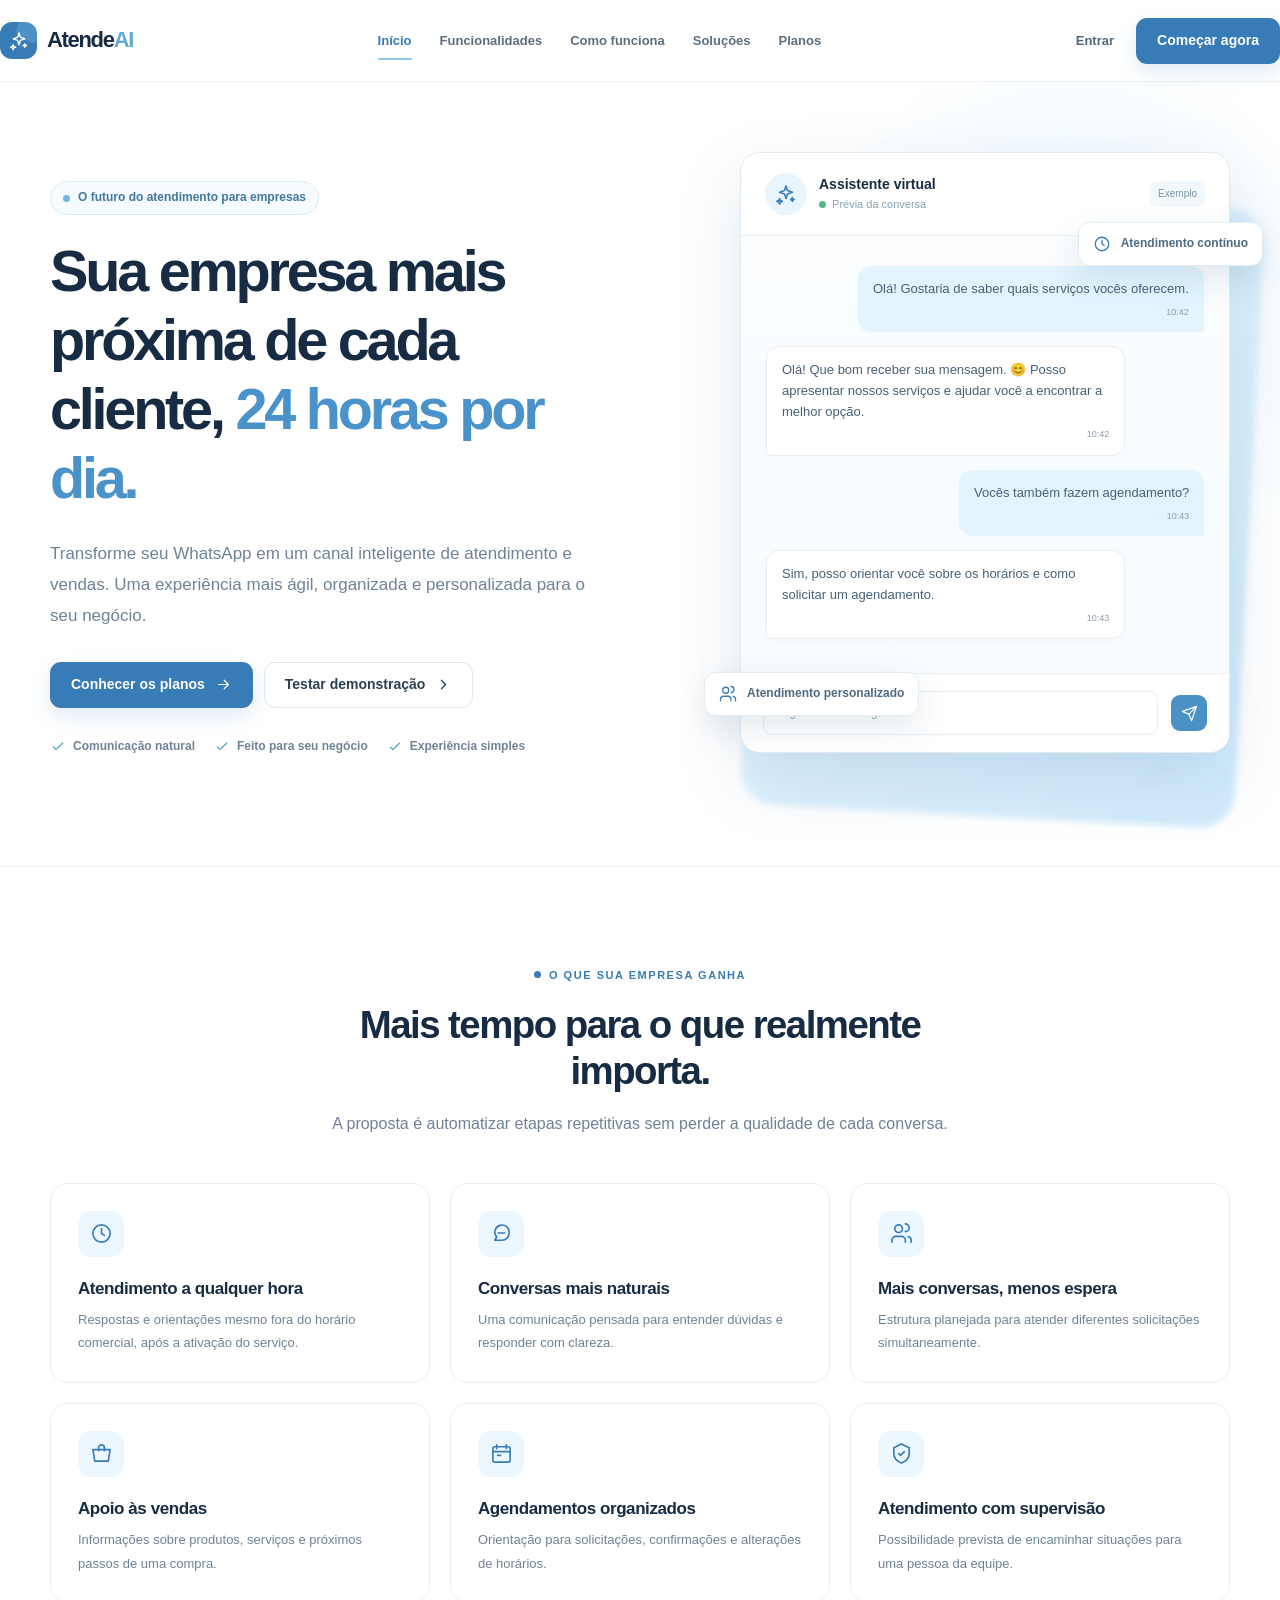
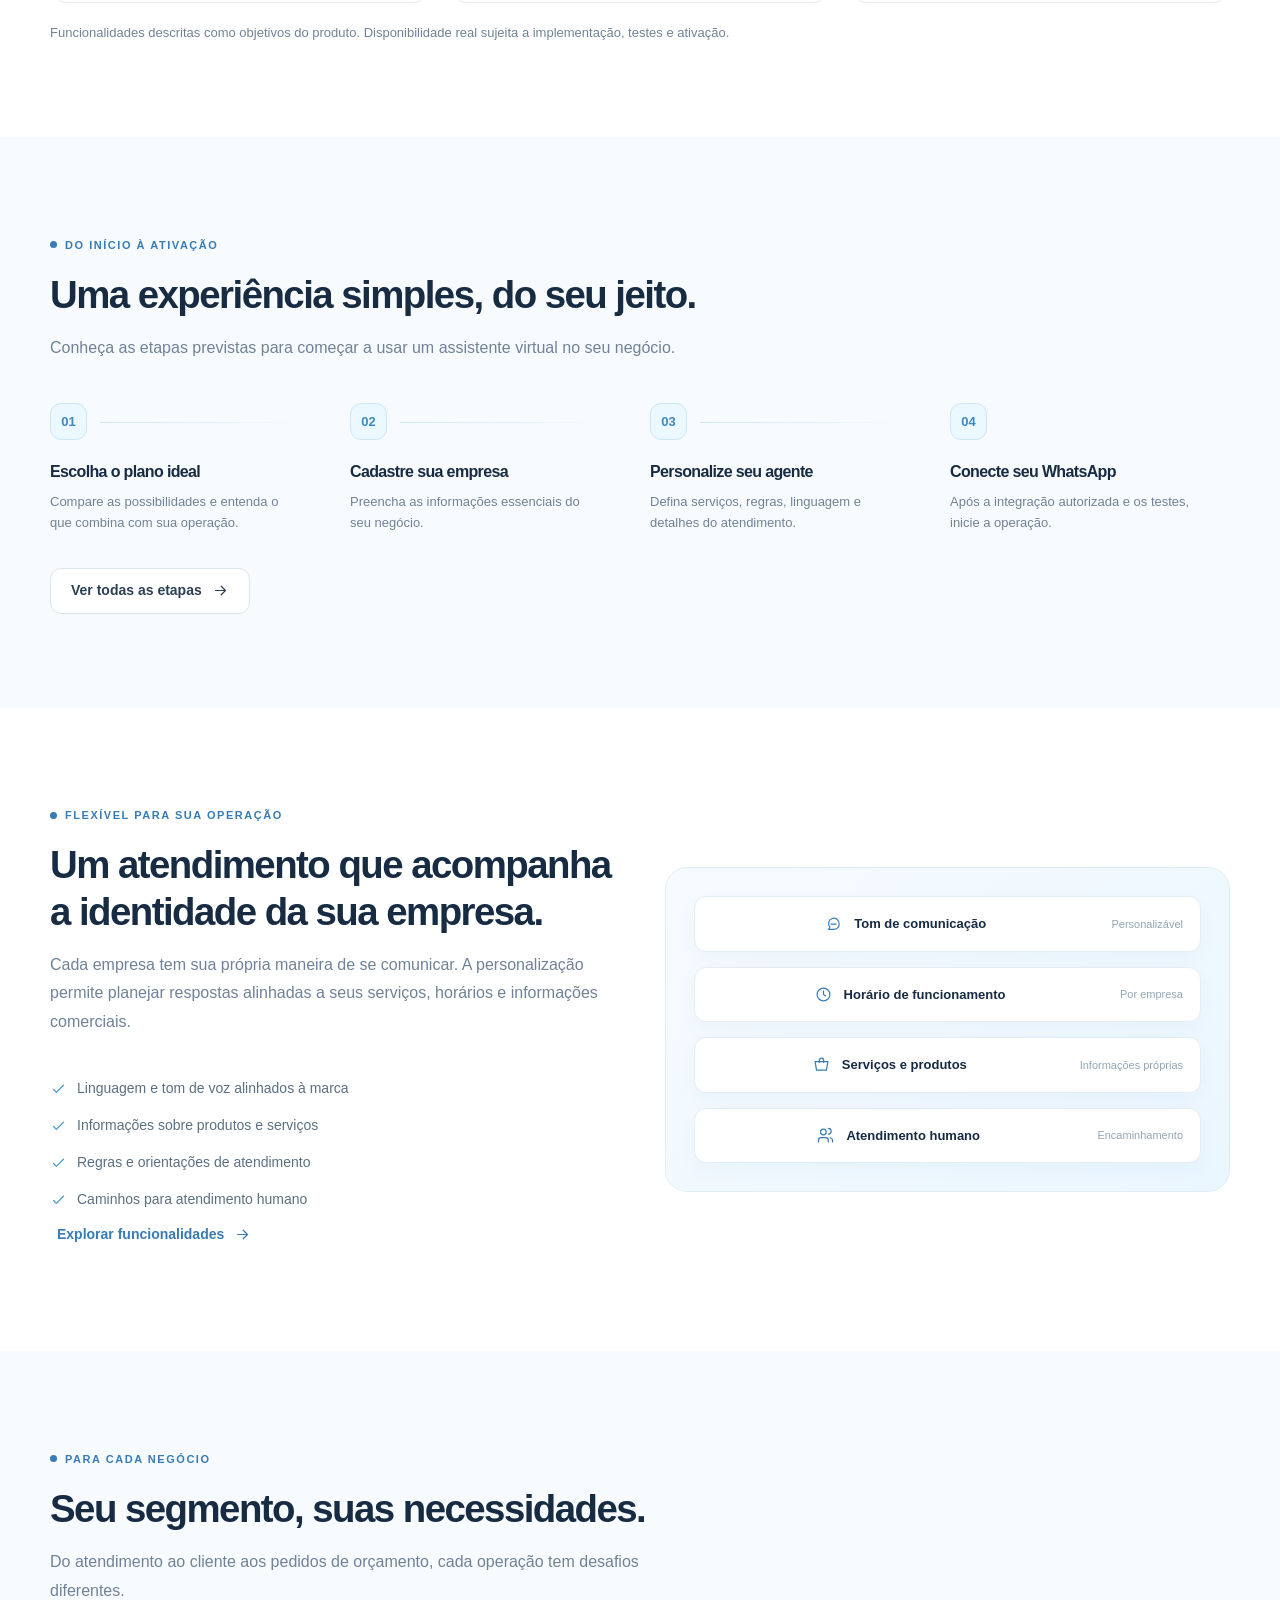
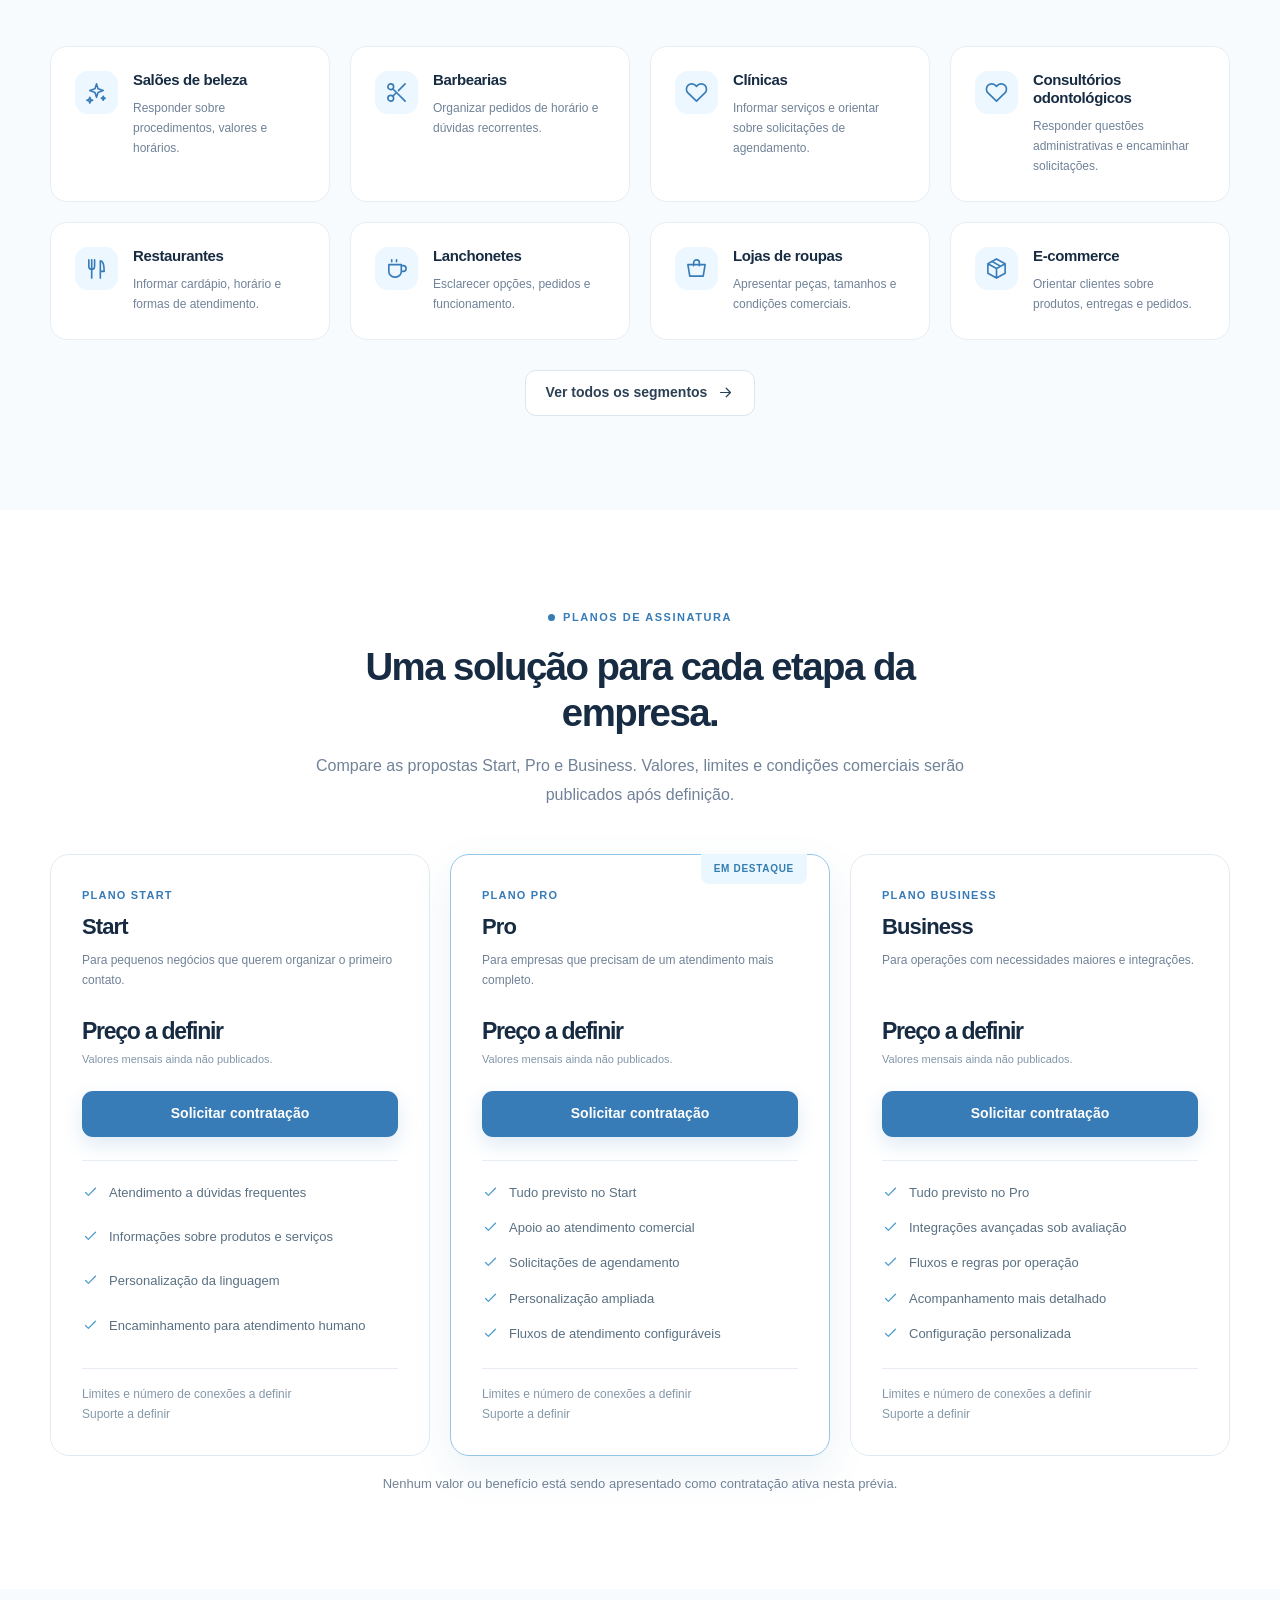
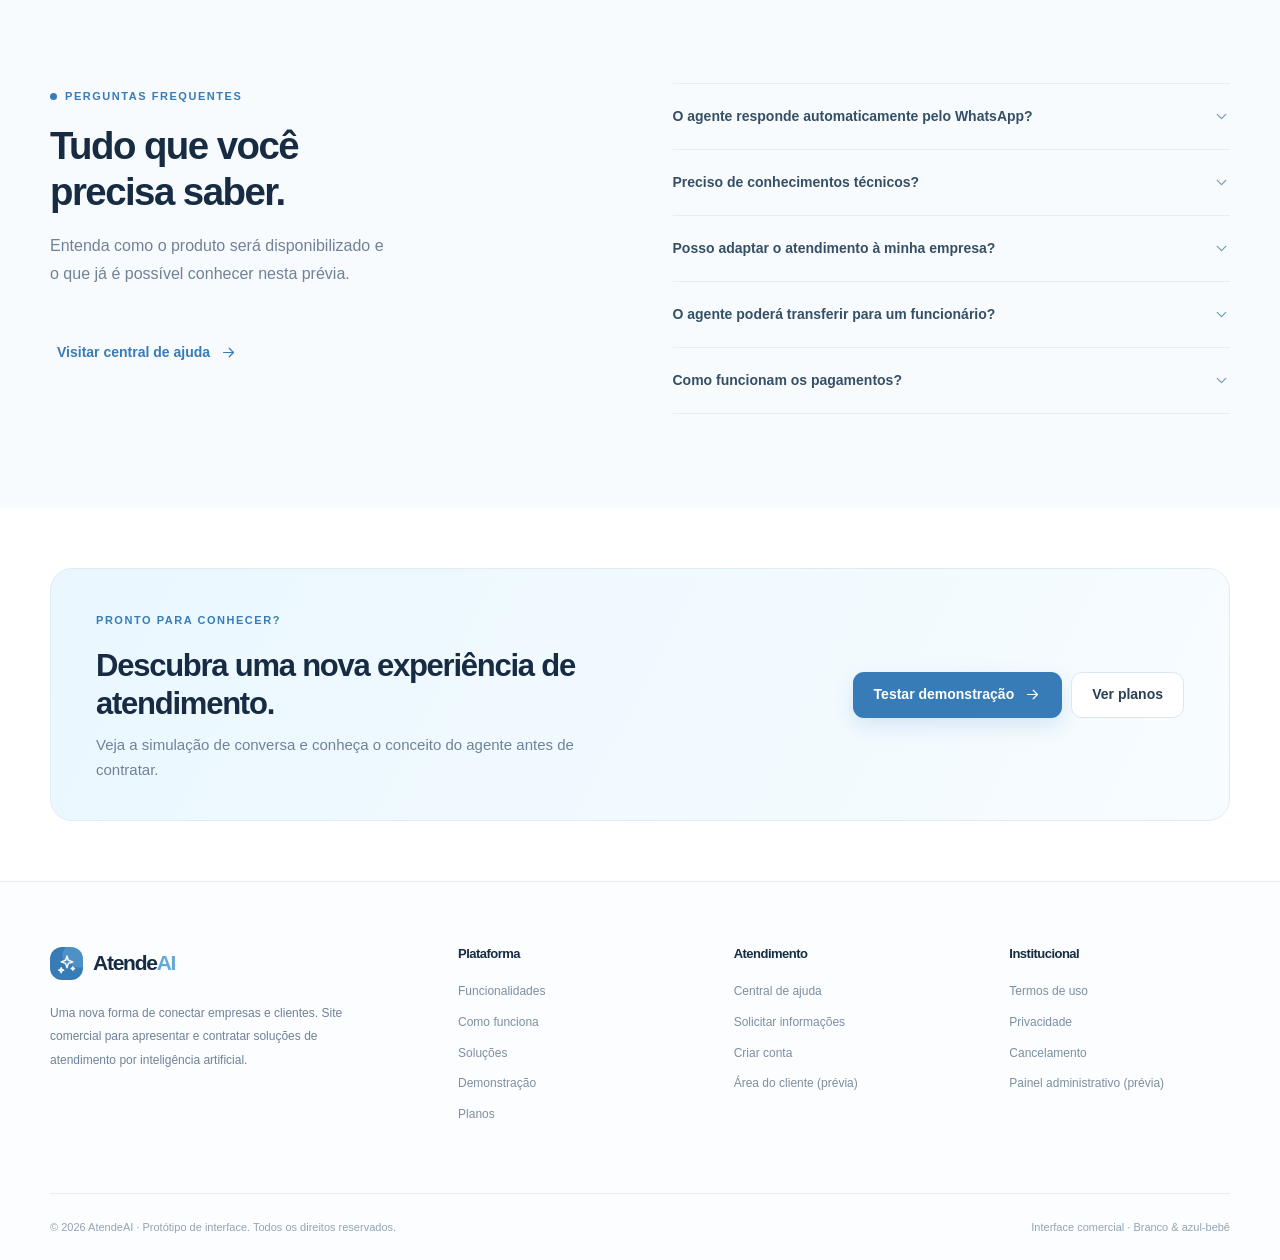
<file: index.html>
<!doctype html>
<html lang="pt-BR">
<head>
<meta charset="utf-8">
<meta name="viewport" content="width=device-width,initial-scale=1">
<meta name="color-scheme" content="light">
<meta name="theme-color" content="#ffffff">
<meta name="description" content="AtendeAI: site comercial de soluções de atendimento por inteligência artificial para WhatsApp. Explore planos, funcionalidades e uma demonstração ilustrativa.">
<meta name="robots" content="noindex,nofollow">
<title>Atendimento inteligente | AtendeAI</title>
<link rel="stylesheet" href="./style.css">
</head>
<body>
<div id="app"></div>
<noscript><p style="padding:24px;font-family:Arial">Este site precisa de JavaScript habilitado para exibir as páginas.</p></noscript>
<script src="./app.js" defer></script>
</body>
</html>
</file>
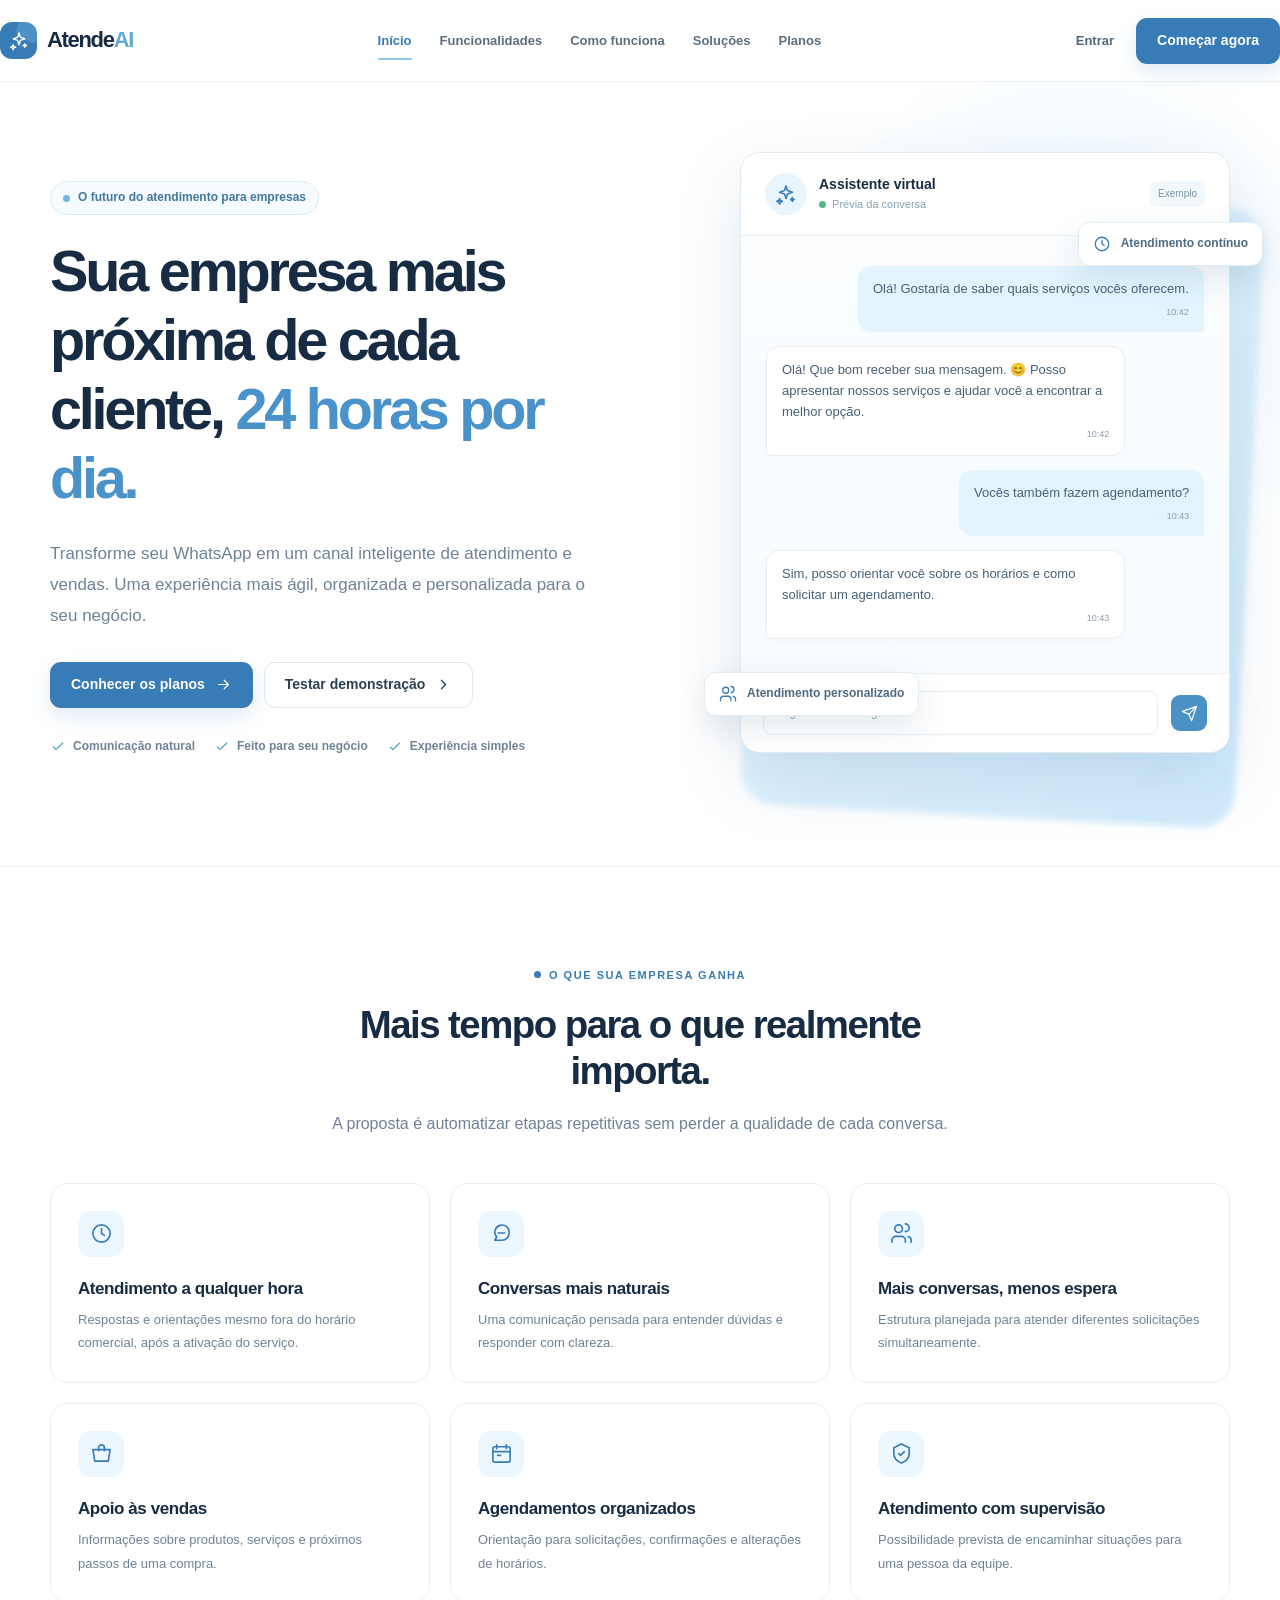
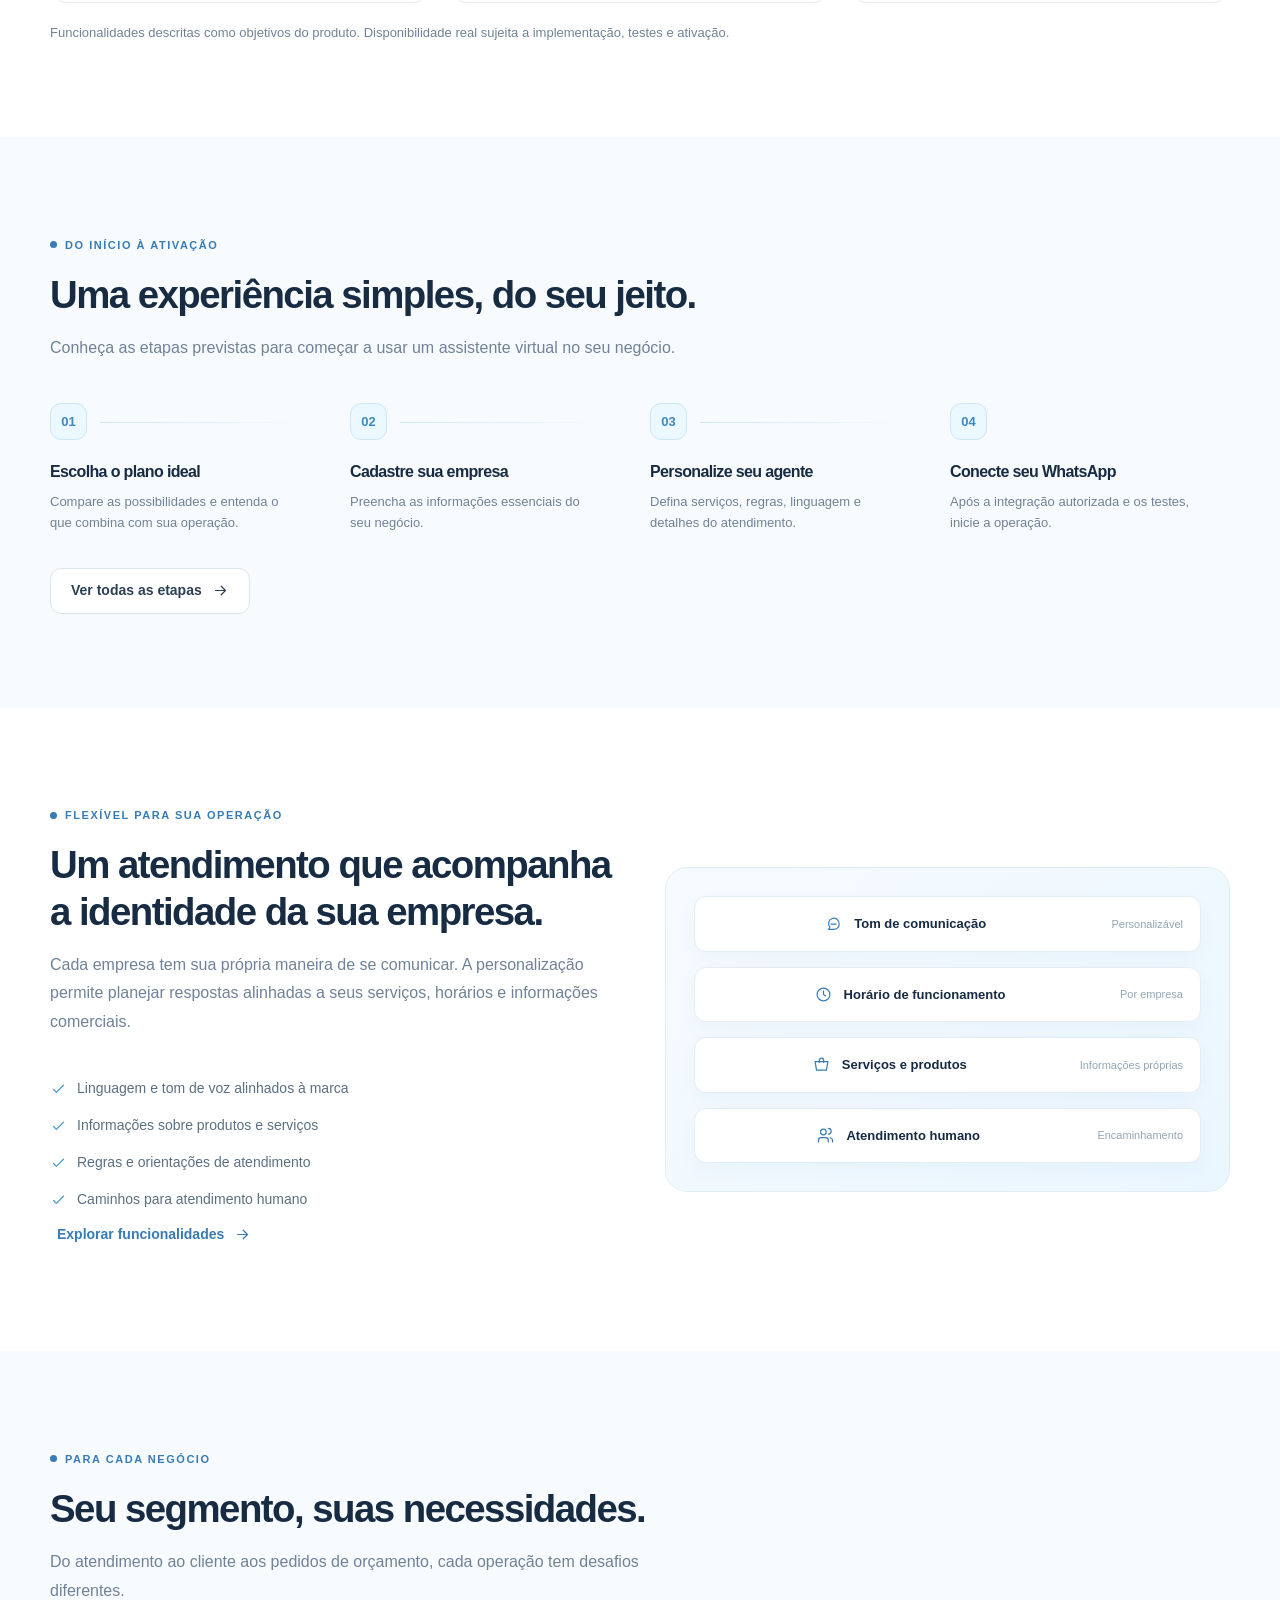
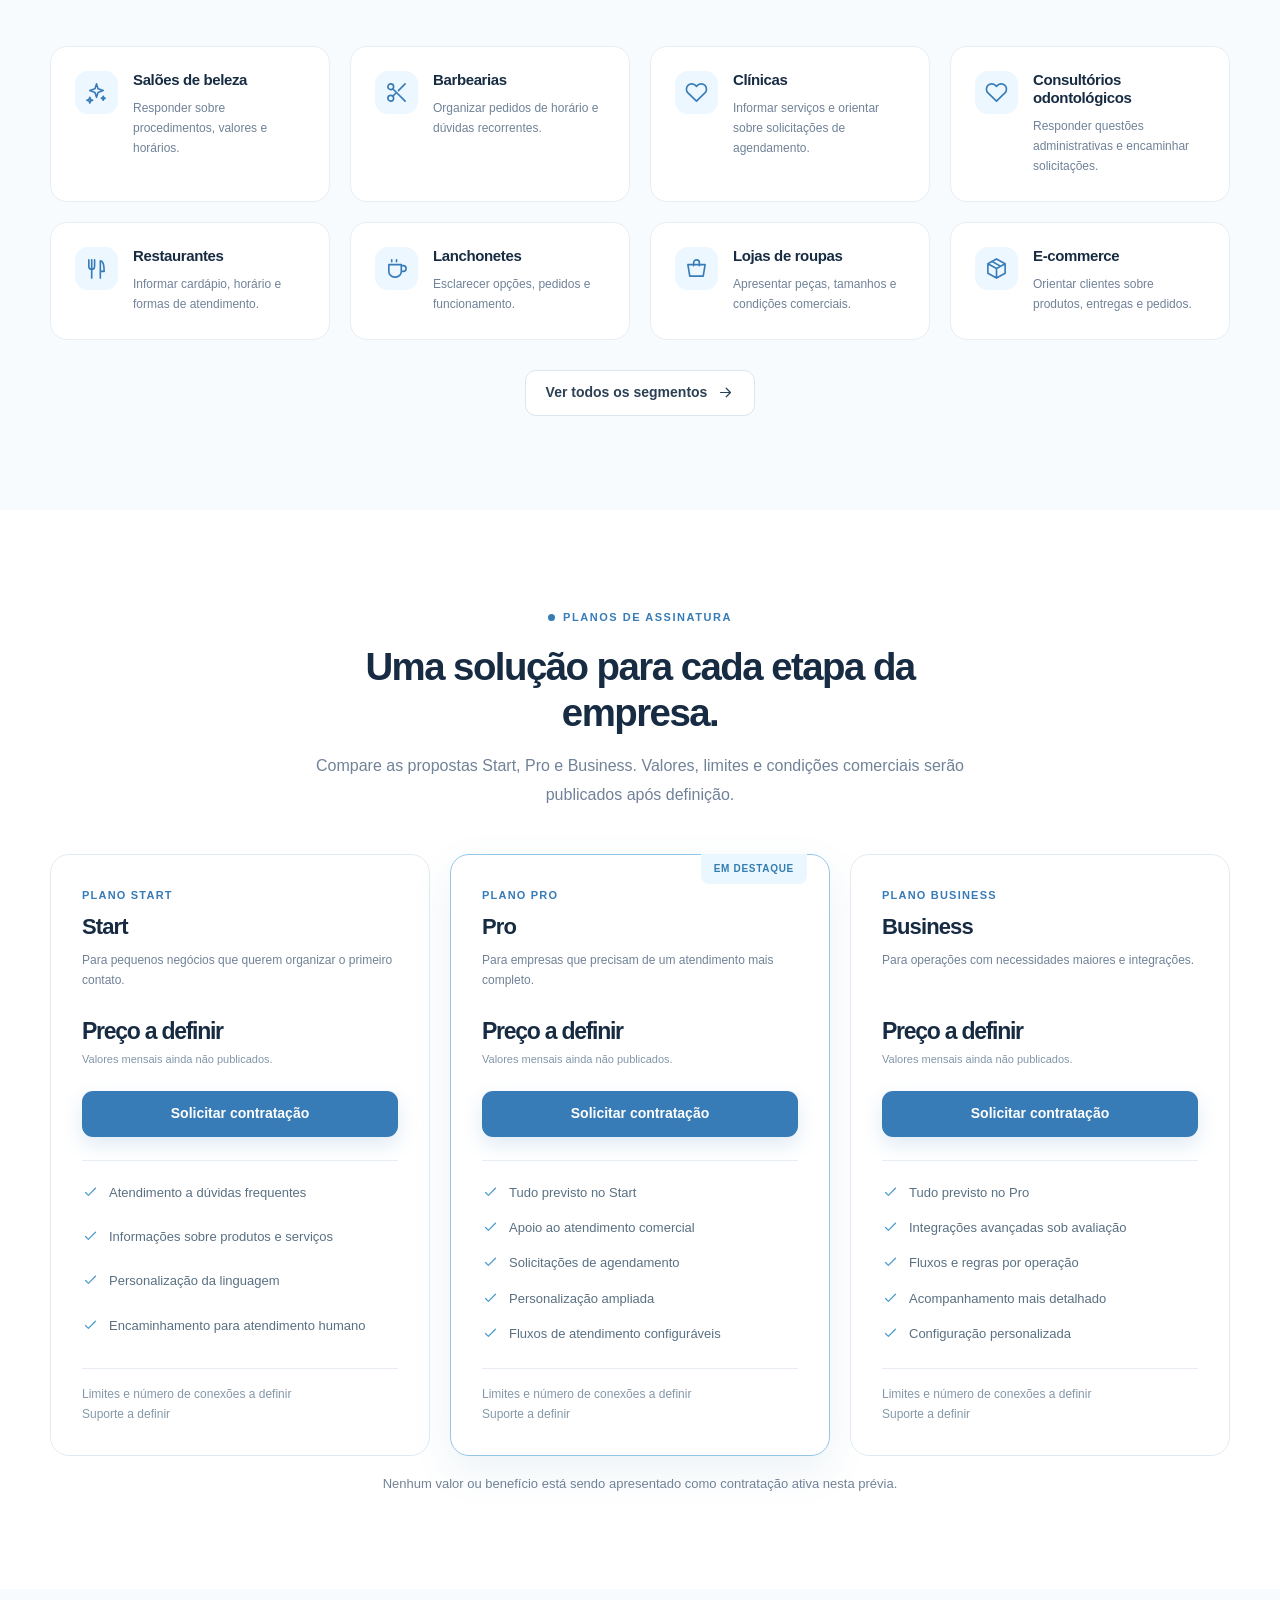
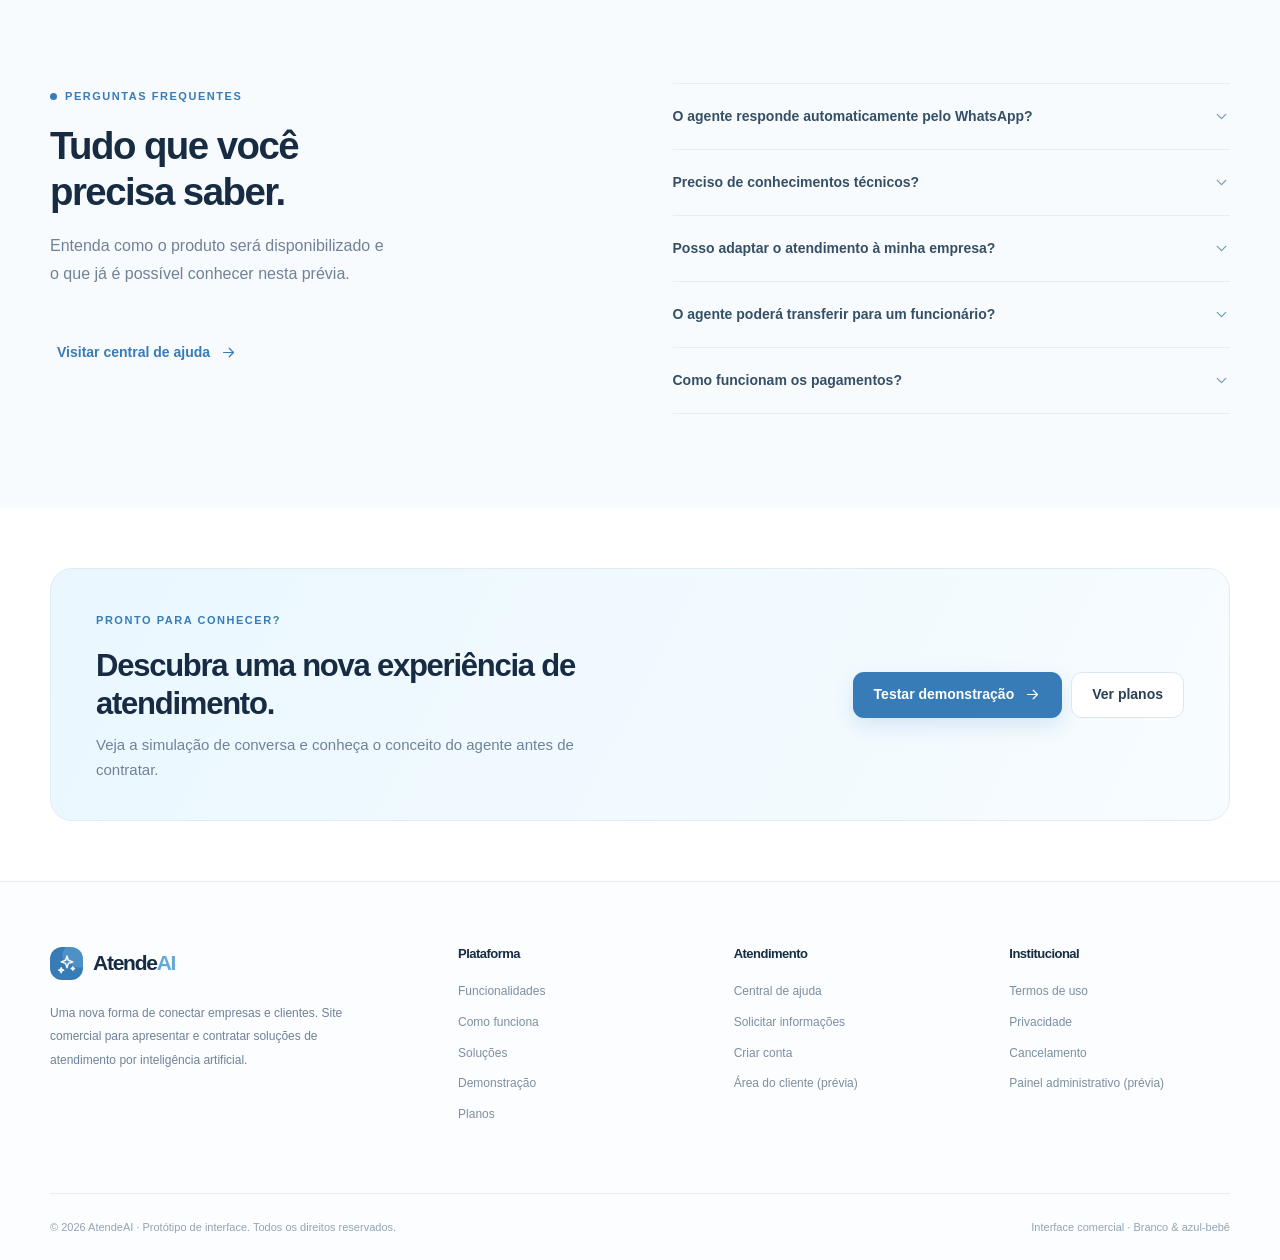
<file: AtendeAI.html>
<!doctype html>
<html lang="pt-BR">
<head>
<meta charset="utf-8">
<meta name="viewport" content="width=device-width,initial-scale=1">
<meta name="color-scheme" content="light">
<meta name="theme-color" content="#ffffff">
<meta name="description" content="AtendeAI: site comercial de soluções de atendimento por inteligência artificial para WhatsApp. Explore planos, funcionalidades e uma demonstração ilustrativa.">
<meta name="robots" content="noindex,nofollow">
<title>Atendimento inteligente | AtendeAI</title>
<style>
:root{
 --ink:#172b42;--ink2:#2c4054;--muted:#708298;--blue:#377bb7;--blue-hover:#27689f;--light:#eaf6ff;--baby:#cce9fb;--line:#e7edf3;--card:#fff;--soft:#f8fbfd;--shadow:0 18px 60px rgba(31,76,113,.075);--shadow-sm:0 7px 24px rgba(39,79,119,.05);--radius:18px;
}
*{box-sizing:border-box}html{scroll-behavior:smooth}body{margin:0;color:var(--ink);background:#fff;font-family:Inter,'Inter Display','Segoe UI',Arial,sans-serif;font-size:15px;line-height:1.65;-webkit-font-smoothing:antialiased}button,input,textarea,select{font:inherit}button{cursor:pointer}button:disabled{cursor:not-allowed}a{color:inherit;text-decoration:none}img{max-width:100%;display:block}svg{display:block}::selection{background:#c6e9ff;color:#12364f}.app-root{min-height:100vh;display:flex;flex-direction:column}main{flex:1;min-height:440px}h1,h2,h3,h4,p{margin:0}h1,h2,h3,h4{font-family:Inter,'Inter Display','Segoe UI',Arial,sans-serif;line-height:1.2;letter-spacing:-.04em}h1{font-size:clamp(38px,4.5vw,62px);font-weight:800;letter-spacing:-.056em}h2{font-size:clamp(30px,3vw,43px);font-weight:750}h3{font-size:22px;font-weight:750}h4{font-size:17px;font-weight:750}p{color:var(--muted)}ul{padding:0;margin:0;list-style:none}.container{width:min(1180px,calc(100% - 48px));margin:0 auto}.section{padding:94px 0}.section-sm{padding:60px 0}.section-wash{background:var(--soft)}.section-border{border-top:1px solid var(--line)}.center{text-align:center}.muted{color:var(--muted)}.blue{color:var(--blue)}.eyebrow{text-transform:uppercase;letter-spacing:.14em;font-size:11px;font-weight:800;color:var(--blue);display:inline-flex;gap:8px;align-items:center;margin-bottom:18px}.eyebrow .small-dot{width:7px;height:7px;border-radius:50%;background:var(--blue)}.section-intro{max-width:660px;margin-bottom:40px}.section-intro.center{margin:0 auto 44px}.section-intro h2+p{margin-top:16px;font-size:16px}.section-intro p{line-height:1.8}.lead{font-size:17px;line-height:1.85}.tiny{font-size:12px}.small{font-size:13px}.note{font-size:13px;color:#718398}.divider{height:1px;background:var(--line);width:100%;border:0}.icon{width:20px;height:20px;display:inline-flex;align-items:center;justify-content:center;flex:none}.icon svg{width:100%;height:100%;stroke:currentColor;stroke-width:1.7;fill:none;stroke-linecap:round;stroke-linejoin:round}.btn{min-height:46px;border:1px solid transparent;border-radius:11px;display:inline-flex;align-items:center;justify-content:center;gap:10px;padding:0 20px;font-weight:700;white-space:nowrap;transition:background .18s,transform .18s,border .18s,box-shadow .18s;font-size:14px}.btn .icon{width:17px;height:17px}.btn:hover{transform:translateY(-1px)}.btn:focus-visible,a:focus-visible,button:focus-visible,input:focus-visible,textarea:focus-visible,select:focus-visible{outline:3px solid #a4d5f6;outline-offset:3px}.btn-primary{background:var(--blue);color:white;box-shadow:0 8px 20px rgba(53,124,185,.16)}.btn-primary:hover{background:var(--blue-hover);box-shadow:0 11px 22px rgba(53,124,185,.21)}.btn-secondary{background:#fff;border-color:#dbe7f0;color:var(--ink2)}.btn-secondary:hover{border-color:#afcee7;background:#f9fcff}.btn-tint{background:#e8f5ff;color:#276a9e}.btn-tint:hover{background:#d7efff}.btn-quiet{background:transparent;color:var(--blue);padding-left:6px;padding-right:6px}.btn-sm{min-height:38px;padding:0 15px;font-size:12px}.btn-wide{width:100%}.btn:disabled,.btn-disabled{opacity:.5;pointer-events:none}.pill{border:1px solid #d8ebf8;display:inline-flex;align-items:center;gap:8px;background:#f6fbff;color:#43779e;border-radius:80px;padding:6px 12px;font-size:12px;font-weight:700}.pill .dot{height:7px;width:7px;background:#72b6e6;border-radius:50%}.tag{background:#eff7fc;border:1px solid #ddecf7;color:#48758e;padding:5px 10px;border-radius:7px;font-size:12px;font-weight:700;display:inline-flex;align-items:center;gap:6px}.tag-neutral{background:#f6f8fa;border-color:var(--line);color:#6d7b8e}.chip{display:inline-flex;border:1px solid #d9e9f5;padding:8px 13px;border-radius:9px;background:#fff;color:#476c86;font-size:12px;font-weight:650;gap:8px;align-items:center}.stack-12>*+*{margin-top:12px}.stack-18>*+*{margin-top:18px}.stack-24>*+*{margin-top:24px}
/* header */
.site-header{height:82px;display:flex;align-items:center;position:sticky;top:0;z-index:40;background:rgba(255,255,255,.96);border-bottom:1px solid #eff2f6;backdrop-filter:blur(14px)}.header-inner{display:flex;justify-content:space-between;align-items:center;gap:28px;width:100%}.brand{font-family:Inter,'Inter Display','Segoe UI',Arial,sans-serif;display:inline-flex;gap:10px;align-items:center;font-size:22px;letter-spacing:-.06em;font-weight:800;color:var(--ink)}.brand-mark{width:37px;height:37px;border-radius:12px;background:var(--blue);position:relative;display:flex;align-items:center;justify-content:center;color:#fff;overflow:hidden}.brand-mark svg{width:25px;height:25px;position:relative;z-index:1}.brand-mark:before{content:'';width:26px;height:26px;background:#9bd4f6;opacity:.24;position:absolute;border-radius:8px;right:-7px;top:-7px;transform:rotate(25deg)}.brand span:last-child span{color:#67a9d6}.nav-links{display:flex;align-items:center;gap:28px}.nav-links a{font-size:13px;font-weight:700;color:#5d6e7f;transition:color .15s}.nav-links a.active,.nav-links a:hover{color:var(--blue)}.nav-actions{display:flex;gap:12px;align-items:center}.nav-actions .link-login{font-size:13px;font-weight:750;color:#51677d;padding:10px}.mobile-toggle{display:none;align-items:center;justify-content:center;width:42px;height:42px;border:1px solid var(--line);background:#fff;border-radius:10px;color:var(--ink)}.mobile-panel{display:none;position:absolute;top:82px;left:0;right:0;background:#fff;box-shadow:0 20px 35px rgba(22,52,80,.09);border-bottom:1px solid var(--line);padding:15px 24px 24px}.mobile-panel.open{display:flex;flex-direction:column;gap:3px}.mobile-panel a{padding:12px 4px;font-weight:700;font-size:14px;color:#4d6074}.mobile-panel .btn{margin-top:8px}
/* hero */
.hero{position:relative;overflow:hidden;border-bottom:1px solid #edf3f7}.hero:before{content:'';position:absolute;width:600px;height:600px;border-radius:50%;background:radial-gradient(circle,rgba(220,241,255,.75),rgba(255,255,255,0) 68%);right:-90px;top:-60px;pointer-events:none}.hero-inner{display:grid;grid-template-columns:1.02fr .98fr;align-items:center;gap:56px;min-height:615px;padding:70px 0 80px;position:relative}.hero-copy h1{max-width:620px}.hero-copy h1 em{color:#4a92ca;font-style:normal}.hero-copy .lead{max-width:545px;margin-top:24px}.hero-actions{display:flex;gap:11px;align-items:center;margin:30px 0 29px;flex-wrap:wrap}.hero-checks{display:flex;gap:19px;flex-wrap:wrap;font-size:12px;font-weight:700;color:#718398}.hero-checks span{display:flex;gap:7px;align-items:center}.hero-checks .icon{width:16px;height:16px;color:#4f9bca}.hero-visual{position:relative;max-width:490px;margin-left:auto;width:100%}.visual-glow{position:absolute;inset:7% -4% -5% 3%;background:linear-gradient(125deg,#eaf7ff,#d1ebfc);filter:blur(3px);border-radius:36px;transform:rotate(3deg)}.chat-window{position:relative;background:#fff;border:1px solid #dfeaf3;border-radius:20px;box-shadow:0 27px 70px rgba(45,92,134,.14);overflow:hidden}.chat-top{display:flex;align-items:center;gap:12px;padding:20px 24px;border-bottom:1px solid #edf1f5;background:rgba(255,255,255,.99)}.avatar{width:42px;height:42px;border-radius:50%;display:flex;align-items:center;justify-content:center;background:#e8f5fe;color:var(--blue)}.avatar .icon{width:22px;height:22px}.chat-name{font-weight:800;font-size:14px;line-height:1.4}.chat-sub{font-size:11px;color:#86a0b2}.online{width:7px;height:7px;border-radius:50%;background:#52b98b;display:inline-block;margin-right:3px}.chat-top-meta{margin-left:auto;border-radius:7px;font-size:10px;color:#7794a9;background:#f2f8fc;padding:5px 8px}.chat-body{background:linear-gradient(#fbfdff,#f8fcff);padding:30px 25px 34px;min-height:342px;display:flex;flex-direction:column;gap:14px}.bubble{padding:13px 15px;border-radius:13px;max-width:82%;font-size:13px;line-height:1.6;color:#486076;box-shadow:0 2px 9px rgba(34,85,117,.025)}.bubble.customer{margin-left:auto;background:#e3f4ff;border-bottom-right-radius:4px}.bubble.agent{margin-right:auto;background:#fff;border:1px solid #e8eef4;border-bottom-left-radius:4px}.bubble-time{display:block;text-align:right;color:#8a9cad;font-size:9px;margin-top:5px}.chat-compose{padding:17px 22px;background:white;display:flex;align-items:center;gap:13px;border-top:1px solid #eef2f6}.fake-input{flex:1;border:1px solid #e7edf3;color:#9cadbc;font-size:12px;border-radius:9px;padding:11px 14px}.send-square{width:36px;height:36px;border-radius:9px;background:#4a91c6;color:#fff;display:grid;place-items:center}.send-square .icon{width:17px;height:17px}.floating-badge{position:absolute;background:#fff;border:1px solid #e4ebf3;box-shadow:0 12px 33px rgba(42,84,116,.12);border-radius:12px;display:flex;gap:10px;align-items:center;padding:11px 14px;font-size:12px;color:#506b81;font-weight:750;z-index:2}.floating-badge .icon{color:var(--blue);width:18px;height:18px}.floating-top{top:70px;right:-33px}.floating-bottom{bottom:70px;left:-36px}.visual-caption{text-align:center;margin-top:15px;font-size:11px;color:#8a9bab}
/* grids/cards */
.grid{display:grid;gap:20px}.grid-2{grid-template-columns:repeat(2,minmax(0,1fr))}.grid-3{grid-template-columns:repeat(3,minmax(0,1fr))}.grid-4{grid-template-columns:repeat(4,minmax(0,1fr))}.card{padding:27px;border:1px solid var(--line);border-radius:17px;background:#fff;transition:box-shadow .2s,border-color .2s,transform .2s}.card.hover:hover{box-shadow:var(--shadow-sm);border-color:#d4e5f1;transform:translateY(-2px)}.card-icon{width:46px;height:46px;border-radius:13px;display:flex;align-items:center;justify-content:center;background:#ecf7ff;color:var(--blue);margin-bottom:22px}.card-icon .icon{width:23px;height:23px}.card h3{font-size:17px;letter-spacing:-.025em}.card p{margin-top:9px;font-size:13px;line-height:1.8}.inline-link{display:inline-flex;align-items:center;gap:8px;font-size:13px;font-weight:800;color:var(--blue);margin-top:18px}.inline-link .icon{width:15px;height:15px}.step-num{width:37px;height:37px;border:1px solid #cbe7fa;background:#ebf8ff;border-radius:11px;color:#3f89bf;font-size:13px;font-weight:850;display:grid;place-items:center;margin-bottom:22px}.step-item h3{font-size:16px}.step-item p{font-size:13px;margin-top:10px;max-width:240px}.line-step{position:relative}.line-step:not(:last-child):after{content:'';height:1px;background:linear-gradient(to right,#cde6f5,transparent);position:absolute;top:19px;left:50px;right:25px}.callout{background:linear-gradient(117deg,#eaf7ff,#f7fcff);border:1px solid #deecf6;border-radius:22px;padding:38px 45px;display:flex;align-items:center;justify-content:space-between;gap:30px}.callout h2{font-size:31px;max-width:530px}.callout p{margin-top:11px;max-width:500px}.callout .callout-actions{display:flex;gap:9px;flex-wrap:wrap}.sector-card{padding:24px;display:flex;align-items:start;gap:15px}.sector-card .card-icon{width:43px;height:43px;flex:none;margin:0}.sector-card h3{font-size:15px}.sector-card p{font-size:12px;line-height:1.7}.feature-row{display:grid;grid-template-columns:1fr 1fr;gap:50px;align-items:center}.feature-surface{border-radius:22px;border:1px solid #e1edf5;background:linear-gradient(140deg,#f6fbff,#eaf6ff);padding:28px;min-height:320px;display:flex;flex-direction:column;justify-content:center;gap:15px}.surface-row{background:#fff;border:1px solid #e5edf3;border-radius:12px;padding:16px 17px;display:flex;align-items:center;gap:12px;box-shadow:0 7px 20px rgba(30,87,130,.035)}.surface-row .icon{width:17px;height:17px;color:var(--blue)}.surface-row strong{font-size:13px}.surface-row span{margin-left:auto;font-size:11px;color:#92a6b6}.check-list{display:grid;gap:14px;margin-top:26px}.check-list li{display:flex;align-items:start;gap:10px;color:#5b7083;font-size:14px}.check-list .icon{width:17px;height:17px;color:#429bca;margin-top:4px}.glass-box{background:#fff;border:1px solid var(--line);border-radius:20px;padding:28px}
/* pages */
.page-hero{padding:77px 0 56px;border-bottom:1px solid #edf1f5;background:linear-gradient(180deg,#fbfdff,white)}.page-hero h1{font-size:clamp(35px,4vw,51px);max-width:810px}.page-hero p{font-size:17px;margin-top:18px;line-height:1.85;max-width:700px}.breadcrumb{display:flex;align-items:center;gap:9px;font-size:12px;color:#9aa9b8;margin-bottom:19px}.breadcrumb a{color:#7c92a6}.breadcrumb .icon{width:12px;height:12px}.page-body{padding:68px 0 100px}.anchor-section{scroll-margin-top:110px}.text-columns{columns:2;column-gap:28px}.text-columns p{break-inside:avoid;margin-bottom:22px}.section-label{font-size:11px;font-weight:800;color:var(--blue);letter-spacing:.11em;text-transform:uppercase;margin-bottom:10px}.info-banner{display:flex;gap:13px;align-items:flex-start;padding:16px 18px;background:#f2f9fe;border:1px solid #d9edf9;border-radius:12px;color:#45677d;font-size:13px;line-height:1.7}.info-banner .icon{width:20px;height:20px;flex:none;color:#468fc1;margin-top:1px}.info-banner strong{color:#2f6287}.info-banner.warning{background:#fffaf0;border-color:#f3e5c7;color:#876b42}.info-banner.warning .icon{color:#b08b43}.columns-layout{display:grid;grid-template-columns:290px minmax(0,1fr);gap:26px}.sidebar{align-self:start;background:#fff;border:1px solid var(--line);border-radius:16px;padding:12px;position:sticky;top:103px}.sidebar-label{font-size:11px;font-weight:850;color:#91a2b3;text-transform:uppercase;letter-spacing:.1em;padding:16px 12px 8px}.side-link{display:flex;align-items:center;gap:12px;padding:12px 13px;font-size:13px;font-weight:750;border-radius:10px;color:#708193;transition:background .15s;color .15s;width:100%;border:0;background:transparent;text-align:left}.side-link:hover{background:#f6faff;color:var(--blue)}.side-link.active{background:#eaf6ff;color:#3f85b9}.side-link .icon{width:18px;height:18px}.content-panel{border:1px solid var(--line);background:white;border-radius:17px;padding:29px;min-height:360px}.content-panel h2{font-size:25px}.content-panel h2+p{margin-top:10px}.panel-rule{margin:24px 0;border:0;height:1px;background:var(--line)}.empty{border:1px dashed #d7e5ee;background:#fcfeff;border-radius:14px;min-height:180px;padding:30px;display:flex;align-items:center;justify-content:center;flex-direction:column;text-align:center}.empty .icon{color:#7eb6d9;width:26px;height:26px;margin-bottom:12px}.empty h4{font-size:15px}.empty p{font-size:12px;max-width:380px;margin-top:7px}.stat-box{border:1px solid var(--line);padding:20px;border-radius:12px;background:#fff}.stat-box>span{color:#7e90a2;font-size:12px;font-weight:650}.stat-box>strong{display:block;font:800 26px Inter,'Inter Display','Segoe UI',Arial,sans-serif;margin-top:12px;color:#7c93a8;letter-spacing:-.05em}.stat-box>small{color:#99aab7;font-size:11px}.table-wrap{overflow-x:auto;border:1px solid var(--line);border-radius:14px}table{border-collapse:collapse;width:100%;font-size:13px}th,td{text-align:left;padding:15px 18px;border-bottom:1px solid var(--line)}th{font-size:12px;font-weight:800;background:#f8fbfd;color:#5c7285;white-space:nowrap}td{color:#5c7083}tr:last-child td{border-bottom:0}.table-wrap .empty-cell{padding:55px 18px;text-align:center;color:#94a6b5}.kv{display:grid;grid-template-columns:1fr 1fr;gap:20px}.kv>div{padding:18px;background:#f9fcff;border:1px solid #e8eff5;border-radius:11px}.kv small{display:block;font-size:12px;color:#8195a5;margin-bottom:7px}.kv strong{font-size:14px;color:#50687b}.timeline{display:grid;gap:10px}.timeline>div{display:flex;align-items:center;gap:13px;padding:13px 15px;background:#f8fbfd;border:1px solid #ecf1f5;border-radius:11px;font-size:13px;color:#75899a}.timeline>div .icon{width:17px;height:17px;color:#98b7cd}.timeline>div:first-child{background:#edf8ff;color:#377cae;border-color:#d8eafa}.timeline>div:first-child .icon{color:#398fc1}
/* pricing */
.pricing-grid{align-items:stretch}.price-card{border:1px solid #e1eaf1;border-radius:19px;padding:31px;display:flex;flex-direction:column;position:relative;background:#fff}.price-card.popular{border:1.5px solid #93c7e9;box-shadow:0 15px 40px rgba(53,116,162,.095)}.popular-label{font-size:10px;letter-spacing:.07em;text-transform:uppercase;font-weight:900;color:#347dae;background:#eaf7ff;border-radius:0 0 8px 8px;padding:7px 13px;position:absolute;top:-1px;right:22px}.price-card h3{font-size:22px}.price-card .audience{font-size:12px;min-height:46px;margin-top:11px}.price{display:block;font:800 29px Inter,'Inter Display','Segoe UI',Arial,sans-serif;letter-spacing:-.055em;margin-top:21px}.price .currency{font-size:16px}.price small{font:500 12px Inter,'Inter Display','Segoe UI',Arial,sans-serif;color:var(--muted);letter-spacing:0}.price-pending{font-size:23px}.price-card .price-desc{font-size:11px;color:#8196aa;margin:5px 0 22px}.price-card .btn{width:100%}.price-list{display:grid;gap:14px;margin-top:23px;padding-top:21px;border-top:1px solid var(--line);flex:1}.price-list li{font-size:13px;color:#597082;display:flex;gap:10px;align-items:flex-start}.price-list .icon{color:#489bcc;width:17px;height:17px;margin-top:2px}.price-footer{border-top:1px solid var(--line);margin-top:23px;padding-top:16px;font-size:12px;color:#8498aa}.filters{display:flex;align-items:center;gap:10px;flex-wrap:wrap}.filter-btn{border:1px solid #dfebf3;border-radius:9px;background:#fff;color:#6d8294;font-size:12px;font-weight:700;padding:10px 15px}.filter-btn.active,.filter-btn:hover{border-color:#9dcbe9;background:#edf8ff;color:#3e81b3}.compare-note{margin:16px 0;color:#8092a2;font-size:12px}
/* forms */
.form-grid{display:grid;grid-template-columns:1fr 1fr;gap:17px}.field{display:flex;flex-direction:column;gap:7px}.field.full{grid-column:1/-1}.field label{font-size:12px;color:#5d7388;font-weight:750}.field input,.field select,.field textarea{border:1px solid #dce7ef;outline:0;background:#fff;border-radius:10px;padding:12px 14px;color:#233e53;min-height:46px;font-size:13px;width:100%;transition:box-shadow .15s,border-color .15s}.field textarea{resize:vertical;min-height:100px}.field input:focus,.field select:focus,.field textarea:focus{border-color:#8ac4e9;box-shadow:0 0 0 3px #e7f4fe}.field input::placeholder,.field textarea::placeholder{color:#a3b2be}.field .help{font-size:11px;color:#94a3b0}.auth-layout{display:grid;grid-template-columns:minmax(0,500px) 1fr;gap:80px;align-items:center;min-height:650px;padding:75px 0 95px}.auth-form{padding:36px;border:1px solid var(--line);border-radius:20px;box-shadow:var(--shadow-sm)}.auth-form h1{font-size:30px}.auth-form .sub{margin:12px 0 28px;font-size:13px}.auth-form .info-banner{margin-bottom:21px}.auth-promo{background:linear-gradient(130deg,#f0f9ff,#e5f4ff);border:1px solid #dceefb;border-radius:25px;padding:53px 48px;min-height:420px;display:flex;flex-direction:column;justify-content:center}.auth-promo h2{font-size:37px}.auth-promo>p{margin:18px 0 25px;font-size:15px}.auth-promo li{margin:14px 0;display:flex;align-items:center;gap:10px;color:#597b94;font-size:13px;font-weight:650}.auth-promo .icon{width:17px;color:#4b92c1}.form-error{font-size:12px;color:#a15c55;margin-top:10px;display:none}.form-error.show{display:block}
/* demo */
.demo-layout{display:grid;grid-template-columns:320px minmax(0,1fr);gap:28px;align-items:start}.demo-config{border:1px solid var(--line);border-radius:17px;padding:27px}.demo-config h3{font-size:18px}.demo-config p{font-size:13px;margin:12px 0 23px}.demo-config .btn{width:100%;margin-top:15px}.suggestion-buttons{display:grid;gap:10px;margin-top:15px}.suggestion-buttons button{padding:12px;text-align:left;background:white;border:1px solid #e1ebf2;color:#527186;font-size:12px;border-radius:9px;transition:background .15s}.suggestion-buttons button:hover{background:#edf7ff;border-color:#b9daf0}.demo-chat{border:1px solid #dae9f3;border-radius:20px;overflow:hidden;background:#fff;box-shadow:var(--shadow-sm)}.demo-chat-header{display:flex;align-items:center;gap:12px;padding:17px 22px;border-bottom:1px solid var(--line)}.demo-chat-header strong{display:block;font-size:13px}.demo-chat-header small{display:block;font-size:11px;color:#88a0b1}.demo-chat-header .tag{margin-left:auto}.demo-messages{background:linear-gradient(#fbfdff,#f8fcff);height:400px;overflow-y:auto;display:flex;flex-direction:column;gap:12px;padding:22px}.demo-message{max-width:83%;padding:12px 14px;font-size:13px;line-height:1.75;color:#466176;border-radius:12px;white-space:pre-wrap;overflow-wrap:anywhere}.demo-message.agent{align-self:start;border:1px solid #e5ecf3;background:#fff;border-bottom-left-radius:3px}.demo-message.user{align-self:end;background:#e2f3ff;border-bottom-right-radius:3px}.demo-form{display:flex;gap:11px;padding:17px 20px;border-top:1px solid #e8eef4}.demo-form input{background:#fbfdff;border:1px solid #e1ebf3;border-radius:9px;padding:12px 14px;flex:1;min-width:0;color:var(--ink);outline:0;font-size:13px}.demo-form input:focus{border-color:#8ac4e9}.demo-form .btn{padding:0 16px}
/* FAQ / legal */
.faq-list{border-top:1px solid var(--line)}details.faq{border-bottom:1px solid var(--line);padding:0}details.faq summary{padding:21px 0;cursor:pointer;list-style:none;display:flex;align-items:center;gap:15px;justify-content:space-between;font-size:14px;font-weight:750;color:#344f66}details.faq summary::-webkit-details-marker{display:none}details.faq summary .icon{width:17px;height:17px;color:#6e9bb8;transition:transform .15s}details.faq[open] summary .icon{transform:rotate(180deg)}details.faq p{font-size:13px;padding:0 35px 20px 0;max-width:800px;line-height:1.85}.legal-content{max-width:790px}.legal-content h2{font-size:23px;margin:32px 0 14px}.legal-content h3{font-size:17px;margin:24px 0 11px}.legal-content p,.legal-content li{margin:11px 0;font-size:14px;line-height:1.9;color:#65788a}.legal-content ul{list-style:disc;padding-left:22px}.faq-two{display:grid;grid-template-columns:1fr 1fr;gap:65px}.faq-two>div:first-child{max-width:340px}
/* footer */
.footer{border-top:1px solid var(--line);background:#fbfdff;padding-top:64px}.footer-grid{display:grid;grid-template-columns:1.6fr 1fr 1fr 1fr;gap:55px}.footer .brand{font-size:21px}.footer .brand-mark{width:33px;height:33px}.footer-blurb{margin-top:18px;max-width:300px;font-size:12px;line-height:1.95}.footer-col h4{font-size:13px;margin-bottom:20px}.footer-col a{display:block;margin:11px 0;font-size:12px;color:#7c8fa1;transition:color .16s}.footer-col a:hover{color:var(--blue)}.footer-bottom{display:flex;justify-content:space-between;gap:20px;align-items:center;margin-top:57px;padding:24px 0;border-top:1px solid var(--line);font-size:11px;color:#94a4b2}.footer-bottom a{color:#668aaa}.toast{position:fixed;bottom:24px;right:24px;max-width:390px;z-index:100;background:#233d52;color:#fff;border-radius:12px;padding:15px 19px;font-size:13px;box-shadow:0 15px 38px rgba(26,61,90,.21);display:flex;align-items:center;gap:11px;animation:toastIn .16s ease-out}.toast .icon{width:20px;height:20px;color:#b2e5fe}.toast button{margin-left:auto;background:transparent;border:0;color:#d2e2ed;padding:4px}.toast button .icon{width:17px;height:17px}@keyframes toastIn{from{opacity:0;transform:translateY(9px)}to{opacity:1;transform:translateY(0)}}
/* responsive */
@media (max-width:1080px){.nav-links{gap:17px}.hero-inner{gap:28px}.floating-top{right:-8px}.floating-bottom{left:-8px}.container{width:min(1140px,calc(100% - 42px))}.footer-grid{gap:30px}.section{padding:75px 0}}
@media (max-width:900px){.nav-links,.nav-actions{display:none}.mobile-toggle{display:flex}.hero-inner{min-height:auto;padding:65px 0;grid-template-columns:1fr;gap:55px}.hero-copy{max-width:660px}.hero-visual{margin:0 auto;max-width:490px}.hero-copy h1{max-width:640px}.grid-4{grid-template-columns:repeat(2,minmax(0,1fr))}.grid-3{grid-template-columns:repeat(2,minmax(0,1fr))}.footer-grid{grid-template-columns:repeat(2,minmax(0,1fr));gap:40px}.auth-layout{grid-template-columns:1fr;gap:25px}.auth-promo{min-height:0}.demo-layout{grid-template-columns:1fr}.demo-config{display:grid;grid-template-columns:1fr 1fr;gap:15px}.demo-config>p,.demo-config>h3{grid-column:1/-1}.demo-config .btn{margin-top:0;align-self:end}.columns-layout{grid-template-columns:225px 1fr}.feature-row{gap:30px}}
@media (max-width:640px){body{font-size:14px}.container{width:calc(100% - 36px)}.section{padding:62px 0}.section-sm{padding:44px 0}.site-header{height:70px}.mobile-panel{top:70px}.brand{font-size:20px}.brand-mark{width:34px;height:34px}.hero-inner{padding:53px 0 65px;gap:42px}.hero-copy h1{font-size:clamp(35px,9vw,48px)}.hero-copy .lead{font-size:15px;margin-top:19px}.hero-actions{margin:25px 0}.hero-actions .btn{width:100%}.hero-checks{gap:12px}.hero-visual{width:calc(100% - 12px)}.floating-badge{display:none}.chat-body{min-height:290px;padding:23px 15px}.chat-top{padding:17px}.bubble{font-size:12px}.grid-2,.grid-3,.grid-4,.feature-row,.faq-two{grid-template-columns:minmax(0,1fr)}.feature-row>*,.feature-surface{min-width:0}.surface-row{flex-wrap:wrap}.surface-row span{margin-left:0}.section-intro{margin-bottom:28px}.section-intro.center{margin-bottom:30px}.section-intro h2{font-size:29px}.card{padding:23px}.card p{font-size:13px}.line-step:after{display:none}.step-num{margin-bottom:15px}.callout{flex-direction:column;align-items:start;padding:30px 25px}.callout h2{font-size:28px}.callout .callout-actions,.callout .callout-actions .btn{width:100%}.page-hero{padding:51px 0 40px}.page-hero h1{font-size:36px}.page-hero p{font-size:15px}.page-body{padding:43px 0 70px}.columns-layout{grid-template-columns:1fr}.sidebar{position:relative;top:0;display:flex;overflow-x:auto;gap:6px;padding:9px}.sidebar-label{display:none}.side-link{white-space:nowrap;width:auto;flex:none;font-size:12px;padding:10px 12px}.content-panel{padding:22px;min-height:250px}.content-panel h2{font-size:22px}.stat-box{padding:16px}.kv,.form-grid{grid-template-columns:1fr}.field.full{grid-column:auto}.footer{padding-top:48px}.footer-grid{grid-template-columns:1fr 1fr;gap:34px 20px}.footer-grid>div:first-child{grid-column:1/-1}.footer-bottom{flex-direction:column;align-items:flex-start;margin-top:35px}.auth-layout{padding:43px 0 65px}.auth-form{padding:25px 19px}.auth-promo{padding:33px 27px}.auth-promo h2{font-size:29px}.demo-config{display:block}.demo-config .btn{margin-top:15px}.demo-messages{height:385px;padding:17px}.demo-chat-header{padding:15px}.demo-form{padding:12px}.demo-message{max-width:90%;font-size:12px}.chat-top-meta{display:none}.price-card{padding:25px}.toast{left:18px;right:18px;bottom:18px;max-width:none}.text-columns{columns:1}}
@media (prefers-reduced-motion:reduce){*,*:before,*:after{animation-duration:.01ms!important;scroll-behavior:auto!important;transition-duration:.01ms!important}}

/* Animações discretas, preservando a identidade corporativa */
@keyframes nuvia-enter-up{from{opacity:0;transform:translate3d(0,19px,0)}to{opacity:1;transform:translate3d(0,0,0)}}
@keyframes nuvia-enter-side{from{opacity:0;transform:translate3d(22px,0,0)}to{opacity:1;transform:translate3d(0,0,0)}}
@keyframes nuvia-bubble-in{from{opacity:0;transform:translate3d(0,10px,0) scale(.985)}to{opacity:1;transform:translate3d(0,0,0) scale(1)}}
@keyframes nuvia-float{0%,100%{transform:translate3d(0,0,0)}50%{transform:translate3d(0,-7px,0)}}
.hero-copy{animation:nuvia-enter-up .72s cubic-bezier(.18,.68,.2,1) both}
.hero-visual{animation:nuvia-enter-side .82s .13s cubic-bezier(.18,.68,.2,1) both}
.hero .bubble{animation:nuvia-bubble-in .42s ease-out both}
.hero .bubble:nth-child(1){animation-delay:.45s}
.hero .bubble:nth-child(2){animation-delay:.64s}
.hero .bubble:nth-child(3){animation-delay:.83s}
.hero .bubble:nth-child(4){animation-delay:1.02s}
.floating-top{animation:nuvia-float 5.5s ease-in-out 1.1s infinite}
.floating-bottom{animation:nuvia-float 6.3s ease-in-out 1.6s infinite reverse}
.page-hero .breadcrumb{animation:nuvia-enter-up .45s both}
.page-hero h1{animation:nuvia-enter-up .55s .07s both}
.page-hero p{animation:nuvia-enter-up .55s .14s both}
.demo-message:last-child{animation:nuvia-bubble-in .34s ease-out both}
.price-card{transition:transform .28s ease,border-color .28s ease,box-shadow .28s ease}
.price-card:hover{transform:translateY(-5px);border-color:#b6d9ef;box-shadow:0 20px 42px rgba(46,108,155,.10)}
.card.hover:hover{transform:translateY(-4px);box-shadow:0 15px 33px rgba(42,91,131,.085)}
.surface-row{transition:transform .24s ease,box-shadow .24s ease}
.surface-row:hover{transform:translateX(3px);box-shadow:0 9px 24px rgba(30,87,130,.065)}
/* O conteúdo permanece visível se JavaScript ou IntersectionObserver não estiver disponível. */
.motion-ready .reveal-item{transition:opacity .62s ease var(--reveal-delay,0ms),transform .62s cubic-bezier(.2,.7,.2,1) var(--reveal-delay,0ms),border-color .2s ease,box-shadow .2s ease}
.motion-ready .reveal-item:not(.is-visible){opacity:0;transform:translate3d(0,20px,0)}
@media(prefers-reduced-motion:reduce){.hero-copy,.hero-visual,.hero .bubble,.floating-top,.floating-bottom,.page-hero .breadcrumb,.page-hero h1,.page-hero p,.demo-message:last-child{animation:none!important}.motion-ready .reveal-item:not(.is-visible){opacity:1;transform:none}.motion-ready .reveal-item{transition:none!important}}

/* ANIMAÇÕES EM TODAS AS PÁGINAS — AtendeAI */
@keyframes nuvia-page-in {from{opacity:.15;transform:translate3d(0,14px,0)}to{opacity:1;transform:translate3d(0,0,0)}}
@keyframes nuvia-header-in {from{opacity:0;transform:translate3d(0,-10px,0)}to{opacity:1;transform:translate3d(0,0,0)}}
@keyframes nuvia-menu-in {from{opacity:0;transform:translate3d(0,-8px,0)}to{opacity:1;transform:translate3d(0,0,0)}}
@keyframes nuvia-soft-pulse {0%,100%{opacity:.58}50%{opacity:1}}
@keyframes nuvia-accent-shine {0%{transform:translateX(-135%) skewX(-22deg)}100%{transform:translateX(330%) skewX(-22deg)}}
@keyframes nuvia-faq-answer {from{opacity:0;transform:translateY(-7px)}to{opacity:1;transform:translateY(0)}}
@keyframes nuvia-check-in {from{opacity:0;transform:scale(.7)}to{opacity:1;transform:scale(1)}}

/* Transição suave em todas as mudanças de página, sem atrasar a navegação. */
#main-content{animation:nuvia-page-in .44s cubic-bezier(.22,.74,.24,1) both}
.site-header .header-inner{animation:nuvia-header-in .42s ease-out both}
.site-header{transition:box-shadow .3s ease,background .3s ease,border-color .3s ease}
.site-header.is-scrolled{background:rgba(255,255,255,.985);box-shadow:0 7px 24px rgba(41,88,125,.07);border-bottom-color:#e2eff8}

/* Indicador de progresso de leitura: acompanha a rolagem sem capturar cliques. */
body::before{content:'';height:3px;position:fixed;inset:0 0 auto;z-index:100;pointer-events:none;background:linear-gradient(90deg,#88c7ed,#b5e2fc,#74b4e0);transform:scaleX(var(--nuvia-scroll-progress,0));transform-origin:left;box-shadow:0 1px 5px rgba(80,155,210,.1)}

/* Links e menus: sublinhado discreto, microinteração e abertura gradual. */
.nav-links a{position:relative;transition:color .25s ease}
.nav-links a::after{content:'';position:absolute;left:0;right:0;bottom:-9px;height:2px;border-radius:5px;background:#8bcaf0;transform:scaleX(0);transform-origin:left;transition:transform .3s cubic-bezier(.2,.8,.2,1)}
.nav-links a:hover::after,.nav-links a.active::after,.nav-links a:focus-visible::after{transform:scaleX(1)}
.brand-mark{transition:transform .38s cubic-bezier(.2,.8,.2,1),box-shadow .3s ease}
.brand:hover .brand-mark{transform:rotate(-8deg) scale(1.07);box-shadow:0 6px 20px rgba(95,165,208,.14)}
.mobile-panel.open{animation:nuvia-menu-in .26s ease-out both}
.mobile-panel.open > a{animation:nuvia-enter-up .32s ease-out both}
.mobile-panel.open > a:nth-child(2){animation-delay:35ms}
.mobile-panel.open > a:nth-child(3){animation-delay:70ms}
.mobile-panel.open > a:nth-child(4){animation-delay:105ms}
.mobile-panel.open > a:nth-child(5){animation-delay:140ms}
.mobile-panel.open > a:nth-child(6){animation-delay:175ms}
.mobile-panel a{transition:background .2s ease,color .2s ease,padding-left .25s ease}
.mobile-panel a:hover{background:#f1f9ff;color:#307eae;padding-left:11px}
.mobile-toggle{transition:background .25s ease,transform .22s ease,border-color .25s ease}
.mobile-toggle:hover{background:#f0f9ff;border-color:#b9def5;transform:rotate(4deg)}

/* Botões: feedback visual sem comprometer os comandos existentes. */
.btn{position:relative;isolation:isolate;overflow:hidden;transition:background .25s ease,transform .25s cubic-bezier(.2,.8,.2,1),border-color .25s ease,box-shadow .25s ease}
.btn::after{content:'';position:absolute;inset:0 auto 0 -20%;width:32%;background:linear-gradient(90deg,transparent,rgba(255,255,255,.23),transparent);pointer-events:none;opacity:0;transform:translateX(-135%) skewX(-22deg)}
.btn:hover::after,.btn:focus-visible::after{opacity:1;animation:nuvia-accent-shine .72s ease both}
.btn:hover{transform:translateY(-2px)}
.btn:active{transform:translateY(0) scale(.985);transition-duration:.1s}
.btn .icon{transition:transform .23s ease}
.btn:hover .icon{transform:translateX(2px)}

/* Cartões, métricas, resultados, filtros e itens de painéis. */
.card,.stat-box,.feature-surface,.demo-config,.demo-chat,.auth-form,.auth-promo,.content-panel,.sidebar,.kv>div,.timeline>div,.step-item,.sector-card{transition:border-color .28s ease,background-color .28s ease,box-shadow .3s ease,transform .28s cubic-bezier(.2,.8,.2,1)}
.card.hover:hover,.sector-card:hover,.stat-box:hover,.kv>div:hover,.timeline>div:hover{border-color:#d0e7f7;box-shadow:0 13px 30px rgba(39,97,142,.065)}
.card-icon{transition:background-color .28s ease,transform .38s cubic-bezier(.2,.8,.2,1)}
.card:hover .card-icon,.feature-surface:hover .card-icon,.step-item:hover .card-icon{background:#dff1ff;transform:translateY(-3px) rotate(-5deg)}
.stat-box:hover{transform:translateY(-3px)}
.timeline>div:hover,.kv>div:hover{transform:translateX(3px)}
.side-link{transition:color .23s ease,background .23s ease,transform .23s ease,box-shadow .23s ease}
.side-link:hover{transform:translateX(3px)}
.side-link.active{box-shadow:inset 3px 0 0 #76b9e9}
.filter-btn,.suggestion-buttons button{transition:color .24s ease,background .24s ease,border-color .24s ease,transform .24s ease,box-shadow .24s ease}
.filter-btn:hover,.suggestion-buttons button:hover{transform:translateY(-2px);box-shadow:0 6px 15px rgba(62,125,167,.07)}
.filter-btn:active,.suggestion-buttons button:active{transform:scale(.98)}
.price-card{transition:transform .32s cubic-bezier(.2,.8,.2,1),border-color .32s ease,box-shadow .32s ease}
.price-card.popular:hover{box-shadow:0 22px 44px rgba(53,116,162,.14)}
.pill .dot,.eyebrow .small-dot{animation:nuvia-soft-pulse 3.8s ease-in-out infinite}
.info-banner .icon,.hero-checks .icon{animation:nuvia-check-in .5s cubic-bezier(.2,.9,.2,1.2) both}

/* Formulários: destaque acessível no foco, sem causar pulos no layout. */
.field label{transition:color .22s ease}
.field:focus-within label{color:#347faf}
.field input,.field select,.field textarea,.demo-form input{transition:border-color .23s ease,box-shadow .23s ease,background .23s ease}
.field input:focus,.field select:focus,.field textarea:focus,.demo-form input:focus{background:#fbfdff;box-shadow:0 0 0 4px rgba(185,224,249,.35)}

/* FAQ, tabelas, informações jurídicas e rodapé. */
.faq summary{transition:color .24s ease,padding-left .24s ease}
.faq summary:hover{color:#347faf;padding-left:5px}
.faq[open] > p,.faq[open] > div{animation:nuvia-faq-answer .3s ease-out both}
.table-wrap tbody tr{transition:background .22s ease}
.table-wrap tbody tr:hover{background:#f2f9ff}
.footer-col a{transition:color .2s ease,transform .22s ease}
.footer-col a:hover{transform:translateX(4px)}
.legal-content a,.inline-link{transition:color .2s ease}
.callout .btn:hover{box-shadow:0 12px 23px rgba(61,129,175,.15)}

/* Revelação progressiva se aplica a elementos de TODAS as páginas. */
.motion-ready .reveal-item{transition:opacity .7s ease var(--reveal-delay,0ms),transform .7s cubic-bezier(.2,.78,.2,1) var(--reveal-delay,0ms),border-color .28s ease,box-shadow .28s ease,background-color .28s ease}
.motion-ready .reveal-item:not(.is-visible){opacity:0;transform:translate3d(0,23px,0)}
.motion-ready .reveal-item[data-reveal-side="left"]:not(.is-visible){transform:translate3d(-21px,0,0)}
.motion-ready .reveal-item[data-reveal-side="right"]:not(.is-visible){transform:translate3d(21px,0,0)}

/* Acessibilidade: nenhuma animação obrigatória para quem prefere menos movimento. */
@media(prefers-reduced-motion:reduce){
  #main-content,.site-header .header-inner,.mobile-panel.open,.mobile-panel.open>a,.pill .dot,.eyebrow .small-dot,.info-banner .icon,.hero-checks .icon{animation:none!important}
  .btn:hover::after,.btn:focus-visible::after{animation:none!important;opacity:0!important}
  .motion-ready .reveal-item:not(.is-visible){opacity:1!important;transform:none!important}
  .motion-ready .reveal-item{transition:none!important}
  html{scroll-behavior:auto!important}
}

</style>
</head>
<body>
<div id="app"></div>
<noscript><p style="padding:24px;font-family:Arial">Este site precisa de JavaScript habilitado para exibir as páginas.</p></noscript>
<script>
'use strict';
const BRAND = 'AtendeAI';
const FEATURE_GROUPS = [
 {icon:'message',name:'Atendimento inteligente',intro:'Conversas naturais e contexto para responder com mais clareza.',list:['Respostas automáticas a perguntas frequentes','Interpretação de perguntas feitas de diferentes maneiras','Continuidade e contexto nas conversas','Respostas com informações específicas da empresa','Encaminhamento para um atendente humano']},
 {icon:'shopping',name:'Vendas e atendimento comercial',intro:'Auxílio em diferentes etapas do relacionamento com o cliente.',list:['Apresentação de produtos e serviços','Informações sobre preços e disponibilidade','Sugestões de produtos e serviços','Registro de pedidos de orçamento','Apoio durante o processo de compra']},
 {icon:'calendar',name:'Agendamentos',intro:'Organização do atendimento que depende de horários.',list:['Consulta de horários disponíveis','Solicitação e confirmação de horários','Reagendamento de compromissos','Lembretes quando permitidos e configurados']},
 {icon:'sliders',name:'Personalização',intro:'Adaptação das mensagens ao jeito de comunicar de cada negócio.',list:['Nome do assistente e tom de voz','Descrição da empresa, produtos e serviços','Horários e informações comerciais','Regras, prioridades e orientações de atendimento']},
 {icon:'link',name:'Integrações',intro:'Conexões com ferramentas externas conforme disponibilidade técnica.',list:['WhatsApp por mecanismo autorizado pela Meta','Calendários e ferramentas de agenda','CRM e sistemas comerciais','Integrações personalizadas sob avaliação']},
 {icon:'shield',name:'Controle e segurança',intro:'Estrutura pensada para uma operação profissional.',list:['Permissões específicas por perfil','Histórico e acompanhamento do serviço','Proteção de informações comerciais','Procedimentos de suporte e auditoria']}
];
const INDUSTRIES = [
 {id:'beleza',name:'Salões de beleza',icon:'sparkles',category:'servicos',problem:'Responder sobre procedimentos, valores e horários.'},
 {id:'barbearia',name:'Barbearias',icon:'scissors',category:'servicos',problem:'Organizar pedidos de horário e dúvidas recorrentes.'},
 {id:'clinica',name:'Clínicas',icon:'heart',category:'saude',problem:'Informar serviços e orientar sobre solicitações de agendamento.'},
 {id:'odonto',name:'Consultórios odontológicos',icon:'heart',category:'saude',problem:'Responder questões administrativas e encaminhar solicitações.'},
 {id:'restaurante',name:'Restaurantes',icon:'utensils',category:'alimentacao',problem:'Informar cardápio, horário e formas de atendimento.'},
 {id:'lanchonete',name:'Lanchonetes',icon:'coffee',category:'alimentacao',problem:'Esclarecer opções, pedidos e funcionamento.'},
 {id:'moda',name:'Lojas de roupas',icon:'shopping',category:'comercio',problem:'Apresentar peças, tamanhos e condições comerciais.'},
 {id:'ecommerce',name:'E-commerce',icon:'package',category:'comercio',problem:'Orientar clientes sobre produtos, entregas e pedidos.'},
 {id:'imobiliaria',name:'Imobiliárias',icon:'building',category:'servicos',problem:'Qualificar interesses e organizar solicitações de visitas.'},
 {id:'academia',name:'Academias',icon:'activity',category:'servicos',problem:'Explicar modalidades, planos e disponibilidade.'},
 {id:'oficina',name:'Oficinas',icon:'wrench',category:'servicos',problem:'Receber solicitações de orçamento e serviços.'},
 {id:'escola',name:'Escolas',icon:'book',category:'educacao',problem:'Informar matrículas, cursos e horários de atendimento.'},
 {id:'prestador',name:'Prestadores de serviços',icon:'briefcase',category:'servicos',problem:'Centralizar dúvidas e pedidos de orçamento.'},
 {id:'outros',name:'Outros negócios',icon:'grid',category:'outros',problem:'Adaptar informações e processos à operação da empresa.'},
];
const PLANS = [
 {id:'start',name:'Start',audience:'Para pequenos negócios que querem organizar o primeiro contato.',items:['Atendimento a dúvidas frequentes','Informações sobre produtos e serviços','Personalização da linguagem','Encaminhamento para atendimento humano'],usage:'Limites e número de conexões a definir',support:'Suporte a definir'},
 {id:'pro',name:'Pro',audience:'Para empresas que precisam de um atendimento mais completo.',items:['Tudo previsto no Start','Apoio ao atendimento comercial','Solicitações de agendamento','Personalização ampliada','Fluxos de atendimento configuráveis'],usage:'Limites e número de conexões a definir',support:'Suporte a definir',popular:true},
 {id:'business',name:'Business',audience:'Para operações com necessidades maiores e integrações.',items:['Tudo previsto no Pro','Integrações avançadas sob avaliação','Fluxos e regras por operação','Acompanhamento mais detalhado','Configuração personalizada'],usage:'Limites e número de conexões a definir',support:'Suporte a definir'}
];
const FAQ=[
 ['O agente responde automaticamente pelo WhatsApp?','Esse é o objetivo do serviço. A operação real dependerá da integração autorizada com o WhatsApp e da ativação do agente, desenvolvidos separadamente deste site.'],
 ['Preciso de conhecimentos técnicos?','A proposta é oferecer um processo guiado de contratação e configuração, com informações sobre a empresa e acompanhamento da ativação.'],
 ['Posso adaptar o atendimento à minha empresa?','A personalização de serviços, horários, linguagem e regras está prevista no projeto. Os recursos disponíveis serão informados quando forem implementados e testados.'],
 ['O agente poderá transferir para um funcionário?','O encaminhamento para uma pessoa faz parte do escopo planejado e dependerá da implementação do agente e de seu fluxo de atendimento.'],
 ['Como funcionam os pagamentos?','O projeto prevê cobrança mensal recorrente, preferencialmente por Mercado Pago, após integração e homologação. No momento, esta versão HTML não cobra pagamentos.'],
 ['Posso alterar ou cancelar meu plano?','A gestão de alteração e cancelamento está prevista na área do cliente, mas somente será habilitada com o sistema de assinatura conectado.'],
 ['Esta demonstração já usa inteligência artificial?','Não. A conversa disponibilizada nesta versão é uma simulação com respostas programadas, claramente identificada como tal.']
];
const ICONS={
 arrow:'<path d="M5 12h14m-6-6 6 6-6 6"/>',chevron:'<path d="m6 9 6 6 6-6"/>',right:'<path d="m9 18 6-6-6-6"/>',check:'<path d="m5 12 4 4L19 6"/>',close:'<path d="M18 6 6 18M6 6l12 12"/>',menu:'<path d="M4 7h16M4 12h16M4 17h16"/>',
 sparkles:'<path d="m12 3 1.6 5.1L19 10l-5.4 1.9L12 17l-1.6-5.1L5 10l5.4-1.9L12 3ZM5 17l.8 2.2L8 20l-2.2.8L5 23l-.8-2.2L2 20l2.2-.8L5 17ZM19 16l.6 1.4L21 18l-1.4.6L19 20l-.6-1.4L17 18l1.4-.6L19 16Z"/>',message:'<path d="M20 11.5A7.5 7.5 0 0 1 12.5 19H5l2-3.3a7.5 7.5 0 1 1 13-4.2Z"/><path d="M8.5 11.5h7"/>',calendar:'<rect x="3" y="5" width="18" height="16" rx="2"/><path d="M7 3v4m10-4v4M3 10h18m-13 4h3"/>',shopping:'<path d="M3 8h18l-2 12H5L3 8ZM9 9V6a3 3 0 0 1 6 0v3"/>',users:'<path d="M16 21v-2a4 4 0 0 0-4-4H6a4 4 0 0 0-4 4v2m14-11a4 4 0 1 0 0-8m6 19v-2a4 4 0 0 0-3-3.87"/><circle cx="9" cy="7" r="4"/>',clock:'<circle cx="12" cy="12" r="9"/><path d="M12 7v5l3 2"/>',shield:'<path d="m12 2 8 4v6c0 5-3 8-8 10-5-2-8-5-8-10V6l8-4Z"/><path d="m9 12 2 2 4-4"/>',sliders:'<path d="M4 6h16M4 12h16M4 18h16"/><circle cx="9" cy="6" r="2" fill="white"/><circle cx="16" cy="12" r="2" fill="white"/><circle cx="7" cy="18" r="2" fill="white"/>',link:'<path d="M10 13a5 5 0 0 0 7.1 0l2-2a5 5 0 0 0-7.1-7.1l-1 1M14 11a5 5 0 0 0-7.1 0l-2 2a5 5 0 0 0 7.1 7.1l1-1"/>',settings:'<path d="M10 3h4l.5 2.2 2 .8 1.9-1.2 2.8 2.8-1.2 1.9.8 2L23 12v4l-2.2.5-.8 2 1.2 1.9-2.8 2.8-1.9-1.2-2 .8-.5 2.2h-4l-.5-2.2-2-.8-1.9 1.2-2.8-2.8 1.2-1.9-.8-2L1 16v-4l2.2-.5.8-2L2.8 7.6l2.8-2.8L7.5 6l2-.8L10 3Z" transform="translate(0 -2) scale(.9)"/><circle cx="12" cy="12" r="3"/>',send:'<path d="m22 2-7 20-4-9-9-4 20-7ZM22 2 11 13"/>',refresh:'<path d="M20 11a8 8 0 1 0-2.5 6m2.5-12v6h-6"/>',info:'<circle cx="12" cy="12" r="9"/><path d="M12 11v5m0-8h.01"/>',heart:'<path d="M20.8 4.6a5.5 5.5 0 0 0-7.8 0L12 5.7l-1.1-1.1a5.5 5.5 0 0 0-7.8 7.8L12 21l8.8-8.6a5.5 5.5 0 0 0 0-7.8Z"/>',scissors:'<circle cx="6" cy="6" r="3"/><circle cx="6" cy="18" r="3"/><path d="M8.3 8.3 21 21M14 10l7-7M8.3 15.7 11 13"/>',utensils:'<path d="M4 3v7a3 3 0 0 0 6 0V3M7 3v19M16 22V4c4 0 4 9 4 11h-4"/>',coffee:'<path d="M4 8h13v7a6 6 0 0 1-6 6H10a6 6 0 0 1-6-6V8Zm13 1h2a3 3 0 0 1 0 6h-2M7 3v2m5-2v2"/>',package:'<path d="m12 2 9 5-9 5-9-5 9-5Zm-9 5v10l9 5 9-5V7M12 12v10M7 4.5l9 5"/>',building:'<path d="M4 21V3h10v18M14 10h6v11M2 21h20M8 7h2m-2 5h2m-2 5h2"/>',activity:'<path d="M2 12h5l3-7 4 14 3-7h5"/>',wrench:'<path d="M14.5 6.5a5 5 0 0 0-6.8 6.8L3 18a2 2 0 0 0 3 3l4.7-4.7a5 5 0 0 0 6.8-6.8L14 13l-3-3 3.5-3.5Z"/>',book:'<path d="M12 6a8 8 0 0 0-9-1v15a8 8 0 0 1 9 1 8 8 0 0 1 9-1V5a8 8 0 0 0-9 1v15"/>',briefcase:'<rect x="3" y="7" width="18" height="14" rx="2"/><path d="M8 7V4h8v3M3 13h18"/>',grid:'<rect x="3" y="3" width="7" height="7" rx="1"/><rect x="14" y="3" width="7" height="7" rx="1"/><rect x="3" y="14" width="7" height="7" rx="1"/><rect x="14" y="14" width="7" height="7" rx="1"/>',receipt:'<path d="M4 2v20l4-2 4 2 4-2 4 2V2l-4 2-4-2-4 2-4-2ZM8 9h8M8 13h8"/>',credit:'<rect x="2" y="5" width="20" height="14" rx="2"/><path d="M2 10h20"/>',chart:'<path d="M4 21V13h4v8M10 21V7h4v14M16 21V3h4v18M2 21h20"/>',headphones:'<path d="M4 13v-2a8 8 0 0 1 16 0v2M4 13h4v7H6a2 2 0 0 1-2-2v-5Zm16 0h-4v7h2a2 2 0 0 0 2-2v-5Z"/>',file:'<path d="M6 2h9l5 5v15H6V2Zm9 0v5h5M9 12h8m-8 4h8"/>',lock:'<rect x="5" y="10" width="14" height="12" rx="2"/><path d="M8 10V7a4 4 0 0 1 8 0v3m-4 5v3"/>',eye:'<path d="M2 12s4-7 10-7 10 7 10 7-4 7-10 7-10-7-10-7Z"/><circle cx="12" cy="12" r="3"/>',search:'<circle cx="10.5" cy="10.5" r="6.5"/><path d="m16 16 5 5"/>',tag:'<path d="M20 13 13 20a2 2 0 0 1-2.8 0L3 12.8V3h9.8l7.2 7.2a2 2 0 0 1 0 2.8Z"/><circle cx="8" cy="8" r="1"/>',copy:'<rect x="8" y="8" width="13" height="13" rx="2"/><path d="M16 8V5a2 2 0 0 0-2-2H5a2 2 0 0 0-2 2v9a2 2 0 0 0 2 2h3"/>',download:'<path d="M12 3v13m-5-5 5 5 5-5M4 18v3h16v-3"/>',phone:'<path d="M7 3H5a2 2 0 0 0-2 2c0 9 7 16 16 16a2 2 0 0 0 2-2v-2l-5-2-2 3c-4-2-6-4-8-8l3-2-2-5Z"/>',mail:'<rect x="3" y="5" width="18" height="14" rx="2"/><path d="m3 7 9 7 9-7"/>',home:'<path d="m3 11 9-8 9 8v10h-7v-6h-4v6H3V11Z"/>',logout:'<path d="M9 3H5a2 2 0 0 0-2 2v14a2 2 0 0 0 2 2h4m7-4 5-5-5-5m5 5H9"/>',save:'<path d="M4 3h14l3 3v15H3V3h1Zm2 0v6h11V3M7 21v-9h10v9"/>',percent:'<circle cx="7" cy="7" r="2"/><circle cx="17" cy="17" r="2"/><path d="M19 5 5 19"/>',help:'<circle cx="12" cy="12" r="9"/><path d="M9.5 9a2.5 2.5 0 1 1 4.2 1.8c-1.2 1-1.7 1.3-1.7 3m0 3h.01"/>'
};
function icon(name){return `<span class="icon" aria-hidden="true"><svg viewBox="0 0 24 24">${ICONS[name]||ICONS.sparkles}</svg></span>`}
function htmlSafe(value){return String(value==null?'':value).replace(/[&<>"']/g,ch=>({'&':'&amp;','<':'&lt;','>':'&gt;','"':'&quot;',"'":'&#39;'}[ch]))}
function button(href,label,kind='primary',extra=''){return `<a class="btn btn-${kind}" href="${href}" ${extra}>${label}</a>`}
function pill(text){return `<span class="pill"><span class="dot"></span>${text}</span>`}
function sectionHeading(eyebrow,title,sub='',center=false){return `<div class="section-intro ${center?'center':''}"><div class="eyebrow"><span class="small-dot"></span>${eyebrow}</div><h2>${title}</h2>${sub?`<p>${sub}</p>`:''}</div>`}
function previewBanner(){return `<div class="info-banner">${icon('info')}<div><strong>Prévia de interface.</strong> Esta versão é apenas o front-end em HTML. Dados financeiros, clientes, login, integrações e permissões privadas dependem de um back-end seguro. Nenhum pagamento ou ativação é realizado aqui.</div></div>`}
function featureCard(iconName,title,copy){return `<article class="card hover"><div class="card-icon">${icon(iconName)}</div><h3>${title}</h3><p>${copy}</p></article>`}
function faqMarkup(items=FAQ){return `<div class="faq-list">${items.map(([q,a])=>`<details class="faq"><summary>${htmlSafe(q)}${icon('chevron')}</summary><p>${htmlSafe(a)}</p></details>`).join('')}</div>`}
function header(route){const links=[['/','Início'],['/funcionalidades','Funcionalidades'],['/como-funciona','Como funciona'],['/solucoes','Soluções'],['/planos','Planos']];const nav=links.map(([url,label])=>`<a ${route===url?'class="active" aria-current="page"':''} href="#${url}">${label}</a>`).join('');return `<header class="site-header"><div class="container header-inner"><a class="brand" href="#/" aria-label="AtendeAI, voltar à página inicial"><span class="brand-mark">${icon('sparkles')}</span><span>Atende<span>AI</span></span></a><nav class="nav-links" aria-label="Menu principal">${nav}</nav><div class="nav-actions"><a class="link-login" href="#/entrar">Entrar</a>${button('#/planos','Começar agora')}</div><button class="mobile-toggle" id="menu-toggle" aria-label="Abrir menu" aria-expanded="false">${icon('menu')}</button></div><nav class="mobile-panel" id="mobile-panel" aria-label="Menu para dispositivos móveis">${nav}<a href="#/demonstracao">Demonstração</a><a href="#/ajuda">Central de ajuda</a><a href="#/entrar">Entrar</a>${button('#/planos','Começar agora')}</nav></header>`}
function footer(){return `<footer class="footer"><div class="container"><div class="footer-grid"><div><a class="brand" href="#/"><span class="brand-mark">${icon('sparkles')}</span><span>Atende<span>AI</span></span></a><p class="footer-blurb">Uma nova forma de conectar empresas e clientes. Site comercial para apresentar e contratar soluções de atendimento por inteligência artificial.</p></div><div class="footer-col"><h4>Plataforma</h4><a href="#/funcionalidades">Funcionalidades</a><a href="#/como-funciona">Como funciona</a><a href="#/solucoes">Soluções</a><a href="#/demonstracao">Demonstração</a><a href="#/planos">Planos</a></div><div class="footer-col"><h4>Atendimento</h4><a href="#/ajuda">Central de ajuda</a><a href="#/contato">Solicitar informações</a><a href="#/cadastro">Criar conta</a><a href="#/cliente">Área do cliente (prévia)</a></div><div class="footer-col"><h4>Institucional</h4><a href="#/termos">Termos de uso</a><a href="#/privacidade">Privacidade</a><a href="#/cancelamento">Cancelamento</a><a href="#/admin">Painel administrativo (prévia)</a></div></div><div class="footer-bottom"><span>© ${new Date().getFullYear()} AtendeAI · Protótipo de interface. Todos os direitos reservados.</span><span>Interface comercial · Branco & azul-bebê</span></div></div></footer>`}
function pageHero(crumb,title,subtitle){return `<div class="page-hero"><div class="container"><div class="breadcrumb"><a href="#/">Início</a>${icon('right')}<span>${crumb}</span></div><h1>${title}</h1>${subtitle?`<p>${subtitle}</p>`:''}</div></div>`}
function home(){return `<section class="hero"><div class="container hero-inner"><div class="hero-copy">${pill('O futuro do atendimento para empresas')}<h1 style="margin-top:22px">Sua empresa mais próxima de cada cliente, <em>24 horas por dia.</em></h1><p class="lead">Transforme seu WhatsApp em um canal inteligente de atendimento e vendas. Uma experiência mais ágil, organizada e personalizada para o seu negócio.</p><div class="hero-actions">${button('#/planos',`Conhecer os planos ${icon('arrow')}`)}${button('#/demonstracao',`Testar demonstração ${icon('right')}`,'secondary')}</div><div class="hero-checks"><span>${icon('check')} Comunicação natural</span><span>${icon('check')} Feito para seu negócio</span><span>${icon('check')} Experiência simples</span></div></div><div class="hero-visual"><div class="visual-glow"></div><div class="floating-badge floating-top">${icon('clock')} Atendimento contínuo</div><div class="chat-window"><div class="chat-top"><div class="avatar">${icon('sparkles')}</div><div><div class="chat-name">Assistente virtual</div><div class="chat-sub"><span class="online"></span> Prévia da conversa</div></div><span class="chat-top-meta">Exemplo</span></div><div class="chat-body"><div class="bubble customer">Olá! Gostaria de saber quais serviços vocês oferecem.<span class="bubble-time">10:42</span></div><div class="bubble agent">Olá! Que bom receber sua mensagem. 😊 Posso apresentar nossos serviços e ajudar você a encontrar a melhor opção.<span class="bubble-time">10:42</span></div><div class="bubble customer">Vocês também fazem agendamento?<span class="bubble-time">10:43</span></div><div class="bubble agent">Sim, posso orientar você sobre os horários e como solicitar um agendamento.<span class="bubble-time">10:43</span></div></div><div class="chat-compose"><div class="fake-input">Digite sua mensagem...</div><span class="send-square">${icon('send')}</span></div></div><div class="floating-badge floating-bottom">${icon('users')} Atendimento personalizado</div><div class="visual-caption">Exemplo visual ilustrativo · Não é uma conexão ativa com WhatsApp</div></div></div></section>
<section class="section"><div class="container">${sectionHeading('O que sua empresa ganha','Mais tempo para o que realmente importa.','A proposta é automatizar etapas repetitivas sem perder a qualidade de cada conversa.',true)}<div class="grid grid-3">${featureCard('clock','Atendimento a qualquer hora','Respostas e orientações mesmo fora do horário comercial, após a ativação do serviço.')}${featureCard('message','Conversas mais naturais','Uma comunicação pensada para entender dúvidas e responder com clareza.')}${featureCard('users','Mais conversas, menos espera','Estrutura planejada para atender diferentes solicitações simultaneamente.')}${featureCard('shopping','Apoio às vendas','Informações sobre produtos, serviços e próximos passos de uma compra.')}${featureCard('calendar','Agendamentos organizados','Orientação para solicitações, confirmações e alterações de horários.')}${featureCard('shield','Atendimento com supervisão','Possibilidade prevista de encaminhar situações para uma pessoa da equipe.')}</div><p class="note" style="margin-top:19px">Funcionalidades descritas como objetivos do produto. Disponibilidade real sujeita a implementação, testes e ativação.</p></div></section>
<section class="section section-wash"><div class="container">${sectionHeading('Do início à ativação','Uma experiência simples, do seu jeito.','Conheça as etapas previstas para começar a usar um assistente virtual no seu negócio.')}<div class="grid grid-4">${['Escolha o plano ideal','Cadastre sua empresa','Personalize seu agente','Conecte seu WhatsApp'].map((s,i)=>`<div class="step-item line-step"><div class="step-num">${String(i+1).padStart(2,'0')}</div><h3>${s}</h3><p>${['Compare as possibilidades e entenda o que combina com sua operação.','Preencha as informações essenciais do seu negócio.','Defina serviços, regras, linguagem e detalhes do atendimento.','Após a integração autorizada e os testes, inicie a operação.'][i]}</p></div>`).join('')}</div><div style="margin-top:34px">${button('#/como-funciona',`Ver todas as etapas ${icon('arrow')}`,'secondary')}</div></div></section>
<section class="section"><div class="container"><div class="feature-row"><div>${sectionHeading('Flexível para sua operação','Um atendimento que acompanha a identidade da sua empresa.','Cada empresa tem sua própria maneira de se comunicar. A personalização permite planejar respostas alinhadas a seus serviços, horários e informações comerciais.')}<ul class="check-list"><li>${icon('check')} Linguagem e tom de voz alinhados à marca</li><li>${icon('check')} Informações sobre produtos e serviços</li><li>${icon('check')} Regras e orientações de atendimento</li><li>${icon('check')} Caminhos para atendimento humano</li></ul>${button('#/funcionalidades',`Explorar funcionalidades ${icon('arrow')}`,'quiet')}</div><div class="feature-surface"><div class="surface-row">${icon('message')}<strong>Tom de comunicação</strong><span>Personalizável</span></div><div class="surface-row">${icon('clock')}<strong>Horário de funcionamento</strong><span>Por empresa</span></div><div class="surface-row">${icon('shopping')}<strong>Serviços e produtos</strong><span>Informações próprias</span></div><div class="surface-row">${icon('users')}<strong>Atendimento humano</strong><span>Encaminhamento</span></div></div></div></div></section>
<section class="section section-wash"><div class="container">${sectionHeading('Para cada negócio','Seu segmento, suas necessidades.','Do atendimento ao cliente aos pedidos de orçamento, cada operação tem desafios diferentes.')}<div class="grid grid-4">${INDUSTRIES.slice(0,8).map(ind=>`<a href="#/solucoes?segmento=${ind.id}" class="card hover sector-card"><div class="card-icon">${icon(ind.icon)}</div><div><h3>${ind.name}</h3><p>${ind.problem}</p></div></a>`).join('')}</div><div style="margin-top:30px;text-align:center">${button('#/solucoes',`Ver todos os segmentos ${icon('arrow')}`,'secondary')}</div></div></section>
<section class="section"><div class="container">${sectionHeading('Planos de assinatura','Uma solução para cada etapa da empresa.','Compare as propostas Start, Pro e Business. Valores, limites e condições comerciais serão publicados após definição.',true)}${pricingCards()}<p class="note center" style="margin-top:17px">Nenhum valor ou benefício está sendo apresentado como contratação ativa nesta prévia.</p></div></section>
<section class="section section-wash"><div class="container"><div class="faq-two"><div>${sectionHeading('Perguntas frequentes','Tudo que você precisa saber.','Entenda como o produto será disponibilizado e o que já é possível conhecer nesta prévia.')}${button('#/ajuda',`Visitar central de ajuda ${icon('arrow')}`,'quiet')}</div>${faqMarkup(FAQ.slice(0,5))}</div></div></section>
<section class="section-sm"><div class="container"><div class="callout"><div><div class="eyebrow">Pronto para conhecer?</div><h2>Descubra uma nova experiência de atendimento.</h2><p>Veja a simulação de conversa e conheça o conceito do agente antes de contratar.</p></div><div class="callout-actions">${button('#/demonstracao',`Testar demonstração ${icon('arrow')}`)}${button('#/planos','Ver planos','secondary')}</div></div></div></section>`}
function features(){return `${pageHero('Funcionalidades','Cada conversa pode ser uma oportunidade.','Conheça os recursos planejados para atendimento, vendas, agendamentos e personalização.')}<div class="container page-body"><div class="info-banner" style="margin-bottom:34px">${icon('info')}<div><strong>Transparência sobre disponibilidade:</strong> esta página apresenta o escopo planejado do produto. Recursos somente serão anunciados como disponíveis após desenvolvimento, integração e testes.</div></div><div class="grid grid-2">${FEATURE_GROUPS.map(g=>`<article class="card"><div class="card-icon">${icon(g.icon)}</div><h3>${g.name}</h3><p>${g.intro}</p><ul class="check-list">${g.list.map(item=>`<li>${icon('check')} ${item}</li>`).join('')}</ul></article>`).join('')}</div></div><section class="section-sm section-wash"><div class="container"><div class="callout"><div><h2>Quer ver como seria uma conversa?</h2><p>Experimente a simulação com situações comuns de atendimento.</p></div>${button('#/demonstracao',`Abrir demonstração ${icon('arrow')}`)}</div></div></section>`}
function how(){const steps=[['Escolha seu plano','Compare as opções Start, Pro e Business, incluindo limites e condições quando publicados.','chart'],['Cadastre sua empresa','Crie sua conta e forneça os dados comerciais necessários com segurança após integração.','building'],['Configure o atendimento','Informe produtos, serviços, horários, regras, preferências de linguagem e dados úteis.','sliders'],['Faça a integração','Conecte o número por mecanismo aprovado pela Meta, valide o atendimento e acompanhe a ativação.','message']];return `${pageHero('Como funciona','Da primeira conversa à operação do seu agente.','Um processo pensado para facilitar a contratação e deixar cada etapa de ativação clara.')}<section class="section"><div class="container"><div class="grid grid-2">${steps.map(([name,desc,ic],idx)=>`<div class="card"><div style="display:flex;justify-content:space-between;align-items:start"><div class="card-icon">${icon(ic)}</div><span class="tag tag-neutral">Etapa ${idx+1} de 4</span></div><h3>${name}</h3><p style="font-size:14px">${desc}</p></div>`).join('')}</div><div class="info-banner" style="margin-top:28px">${icon('info')}<div>O site comercial gerenciará a contratação. A inteligência artificial e sua conexão real com o WhatsApp serão operadas por um sistema externo, a ser integrado.</div></div></div></section><section class="section section-wash"><div class="container">${sectionHeading('Acompanhamento','Você sabe em qual etapa está.','A futura área do cliente exibirá o status real da ativação, sem marcar processos como concluídos antes da confirmação.')}<div class="feature-row"><div class="glass-box"><div class="timeline">${['Informações pendentes','Configuração em andamento','Aguardando integração','Em testes','Ativo','Necessita atenção'].map((s,i)=>`<div>${icon(i===0?'info':'clock')}<span>${s}</span><span style="margin-left:auto;font-size:11px">${i===0?'Inicial':'Etapa prevista'}</span></div>`).join('')}</div></div><div><h2>Visibilidade sem complicação.</h2><p class="lead" style="margin-top:20px">Acompanhe os detalhes do plano, informações de pagamento e progresso de configuração em um único lugar, após a implementação do sistema.</p><div style="margin-top:30px">${button('#/cliente',`Conhecer a área do cliente ${icon('arrow')}`,'secondary')}</div></div></div></div></section>`}
let solutionFilter='todos';
function solutions(){return `${pageHero('Soluções','Inteligência para diferentes tipos de negócio.','Conheça possibilidades de atendimento para vários segmentos, sem limitar sua empresa a uma categoria.')}<div class="container page-body"><div class="filters" id="solution-filters">${[['todos','Todos'],['servicos','Serviços'],['comercio','Comércio'],['saude','Saúde'],['alimentacao','Alimentação'],['educacao','Educação']].map(([id,t])=>`<button data-filter="${id}" class="filter-btn ${solutionFilter===id?'active':''}">${t}</button>`).join('')}</div><div class="grid grid-3" id="solution-list" style="margin-top:30px">${INDUSTRIES.filter(x=>solutionFilter==='todos'||x.category===solutionFilter||x.category==='outros'&&solutionFilter==='todos').map(ind=>`<article class="card hover"><div class="card-icon">${icon(ind.icon)}</div><h3>${ind.name}</h3><p>${ind.problem}</p><a class="inline-link" href="#/demonstracao?segmento=${ind.id}">Simular conversa ${icon('arrow')}</a></article>`).join('')}</div><div class="info-banner" style="margin-top:28px">${icon('info')}<div>Exemplos de uso, não comprovação de funcionalidades ativas. Empresas de qualquer segmento poderão solicitar avaliação e configuração.</div></div></div>`}
function readPrices(){try{const raw=JSON.parse(localStorage.getItem('nuvia_plan_preview_v1')||'{}');return Object.fromEntries(Object.entries(raw).filter(([k,v])=>PLANS.some(p=>p.id===k)&&typeof v==='number'&&Number.isFinite(v)&&v>0&&v<1000000))}catch(_){return {}}}
function fmtPrice(value){return new Intl.NumberFormat('pt-BR',{style:'currency',currency:'BRL'}).format(value)}
function pricingCards(){const prices=readPrices();return `<div class="grid grid-3 pricing-grid">${PLANS.map(plan=>`<article class="price-card ${plan.popular?'popular':''}">${plan.popular?'<div class="popular-label">Em destaque</div>':''}<div class="section-label">Plano ${plan.name}</div><h3>${plan.name}</h3><p class="audience">${plan.audience}</p>${prices[plan.id]?`<span class="price">${fmtPrice(prices[plan.id])} <small>/ mês</small></span><p class="price-desc">Valor apenas desta prévia local; não publicado.</p>`:`<span class="price price-pending">Preço a definir</span><p class="price-desc">Valores mensais ainda não publicados.</p>`}${button(`#/contratacao?plano=${plan.id}`,'Solicitar contratação','primary')}<ul class="price-list">${plan.items.map(t=>`<li>${icon('check')}<span>${t}</span></li>`).join('')}</ul><div class="price-footer">${plan.usage}<br>${plan.support}</div></article>`).join('')}</div>`}
function pricing(){return `${pageHero('Planos e preços','Encontre o plano certo para o seu negócio.','Três propostas para diferentes necessidades. Preços oficiais, limites e condições comerciais serão divulgados antes de habilitar contratações.')}<section class="section"><div class="container">${pricingCards()}<div class="info-banner" style="margin-top:24px">${icon('info')}<div><strong>Contratações ainda não habilitadas.</strong> Este HTML não realiza cobranças nem ativa assinaturas. Qualquer preço alterado na prévia administrativa vale apenas para este navegador e não é um valor comercial oficial.</div></div><div style="margin-top:66px">${sectionHeading('Comparativo','Compare o que está previsto em cada plano.','As diferenças e limites finais serão confirmados quando a oferta comercial estiver definida.')}${comparisonTable()}</div><div class="glass-box" style="margin-top:40px;display:flex;align-items:center;justify-content:space-between;gap:25px;flex-wrap:wrap"><div><h3>Precisa de algo específico?</h3><p style="font-size:13px;margin-top:6px">Explique sua necessidade e prepare uma solicitação de contato.</p></div>${button('#/contato',`Solicitar informações ${icon('arrow')}`)}</div></div></section>`}
function comparisonTable(){const features=[['Respostas a dúvidas','Previsto','Previsto','Previsto'],['Informações comerciais','Previsto','Previsto','Previsto'],['Apoio a vendas','A definir','Previsto','Previsto'],['Agendamentos','A definir','Previsto','Previsto'],['Personalização avançada','A definir','Previsto','Previsto'],['Integrações avançadas','A definir','A definir','Sob avaliação'],['Número de WhatsApps','A definir','A definir','A definir'],['Limites de uso','A definir','A definir','A definir'],['Suporte','A definir','A definir','A definir']];return `<div class="table-wrap"><table><thead><tr><th>Recurso</th><th>Start</th><th>Pro</th><th>Business</th></tr></thead><tbody>${features.map(r=>`<tr>${r.map(t=>`<td>${t}</td>`).join('')}</tr>`).join('')}</tbody></table></div><p class="compare-note">"Previsto" indica planejamento, não disponibilidade confirmada.</p>`}
const DEMO_CONTEXTS={
 beleza:{name:'Salão de beleza',service:'corte, escova e hidratação',example:'Vocês fazem escova?'},barbearia:{name:'Barbearia',service:'corte de cabelo e barba',example:'Quais serviços vocês têm?'},clinica:{name:'Clínica',service:'consultas e informações administrativas',example:'Como faço para agendar?'},odonto:{name:'Consultório odontológico',service:'consultas odontológicas',example:'Quero marcar uma avaliação'},restaurante:{name:'Restaurante',service:'refeições e informações sobre cardápio',example:'Qual é o cardápio?'},lanchonete:{name:'Lanchonete',service:'lanches e bebidas',example:'Tem opção vegetariana?'},moda:{name:'Loja de roupas',service:'roupas e acessórios',example:'Quero saber sobre tamanhos'},ecommerce:{name:'Loja virtual',service:'produtos online e orientações sobre pedidos',example:'Como funciona a entrega?'},imobiliaria:{name:'Imobiliária',service:'imóveis e agendamento de visitas',example:'Quero visitar um imóvel'},academia:{name:'Academia',service:'planos e modalidades',example:'Quais planos vocês têm?'},oficina:{name:'Oficina',service:'serviços automotivos e orçamentos',example:'Como pedir orçamento?'},escola:{name:'Escola',service:'cursos, matrículas e horários',example:'Como faço a matrícula?'},prestador:{name:'Prestador de serviços',service:'orçamentos e prestação de serviços',example:'Quero um orçamento'},outros:{name:'Empresa',service:'produtos e serviços',example:'Quais serviços vocês oferecem?'}
};
let demoSegment='beleza';let demoMessages=[];
function initDemo(segment){demoSegment=DEMO_CONTEXTS[segment]?segment:'beleza';demoMessages=[{role:'agent',text:`Olá! 👋 Bem-vindo(a) à demonstração de ${DEMO_CONTEXTS[demoSegment].name}. Sou um assistente demonstrativo. Como posso ajudar?`}];}
function demoReply(text){const q=text.toLocaleLowerCase('pt-BR');const context=DEMO_CONTEXTS[demoSegment];if(/(pre[çc]o|valor|quanto|custa|promo|mensalidade)/i.test(q))return `Posso ajudar com informações sobre valores. Nesta simulação não há preços reais cadastrados. Em uma implementação ativa, eu consultaria a tabela de preços da ${context.name} antes de responder.`;if(/(hor[aá]rio|abr[ei]|funciona|fecha|aberto|dias)/i.test(q))return `Consigo orientar sobre os horários de funcionamento. Aqui usamos somente respostas de exemplo; os horários reais seriam configurados pela ${context.name}.`;if(/(agend|marc|reserva|visita|consulta)/i.test(q))return `Claro! Posso ajudar com uma solicitação de horário. Na versão real, eu precisaria consultar a agenda conectada antes de confirmar qualquer disponibilidade.`;if(/(servi[çc]|faz|card[aá]pio|produto|vende|op[çc]|tem )/i.test(q))return `Podemos apresentar informações sobre ${context.service}. Os detalhes de serviços, estoque e condições seriam fornecidos pela empresa após a configuração.`;if(/(humano|pessoa|atendente|funcion[aá]rio)/i.test(q))return `Entendi! Em uma operação real, o atendimento poderia ser encaminhado para uma pessoa da equipe, conforme as regras configuradas.`;if(/(oi|ol[aá]|bom dia|boa tarde|boa noite)/i.test(q))return `Olá! 😊 Posso apresentar informações sobre ${context.service}, explicar como solicitar horários ou orientar sobre atendimento.`;return `Obrigado pela mensagem! Esta é uma simulação com respostas programadas, não uma IA real. Em um agente integrado, a resposta dependeria das informações da ${context.name} e das regras do atendimento.`;}
function demo(){return `${pageHero('Demonstração','Experimente como uma conversa pode funcionar.','Escolha um tipo de empresa e interaja com uma simulação de atendimento.')}<div class="container page-body"><div class="info-banner" style="margin-bottom:26px">${icon('info')}<div><strong>Simulação, sem inteligência artificial real.</strong> As respostas abaixo são programadas para mostrar a experiência visual. Não há conexão com WhatsApp, consulta de agenda, banco de dados ou atendimento ativo.</div></div><div class="demo-layout"><aside class="demo-config"><h3>Configure a demonstração</h3><p>Selecione o tipo de negócio e teste perguntas comuns.</p><div class="field"><label for="demo-sector">Segmento da empresa</label><select id="demo-sector">${INDUSTRIES.map(ind=>`<option value="${ind.id}" ${ind.id===demoSegment?'selected':''}>${ind.name}</option>`).join('')}</select></div><h4 style="font-size:13px;margin-top:23px">Experimente perguntar</h4><div class="suggestion-buttons"><button data-suggest="${htmlSafe(DEMO_CONTEXTS[demoSegment].example)}">${htmlSafe(DEMO_CONTEXTS[demoSegment].example)}</button><button data-suggest="Quais são os horários de funcionamento?">Quais são os horários de funcionamento?</button><button data-suggest="Quero falar com um atendente">Quero falar com um atendente</button></div><button class="btn btn-secondary" data-reset-demo>${icon('refresh')} Reiniciar conversa</button></aside><div class="demo-chat"><div class="demo-chat-header"><div class="avatar">${icon('sparkles')}</div><div><strong>Agente demonstrativo</strong><small>${htmlSafe(DEMO_CONTEXTS[demoSegment].name)}</small></div><span class="tag">Simulação</span></div><div class="demo-messages" id="demo-messages" aria-live="polite"></div><form class="demo-form" id="demo-form"><input id="demo-input" aria-label="Mensagem para demonstração" placeholder="Digite sua mensagem de teste..." maxlength="350" required autocomplete="off"/><button class="btn btn-primary" type="submit">${icon('send')}<span class="desktop-send-label">Enviar</span></button></form></div></div><div style="display:flex;justify-content:center;align-items:center;gap:14px;flex-wrap:wrap;margin-top:36px"><span class="small muted">Gostou do conceito da experiência?</span>${button('#/planos',`Conhecer os planos ${icon('arrow')}`)}</div></div>`}
function renderDemoMessages(){const target=document.getElementById('demo-messages');if(!target)return;target.innerHTML=demoMessages.map(m=>`<div class="demo-message ${m.role}">${htmlSafe(m.text)}</div>`).join('');target.scrollTop=target.scrollHeight;}
function sendDemo(text){const safe=String(text||'').trim().slice(0,350);if(!safe)return;demoMessages.push({role:'user',text:safe},{role:'agent',text:demoReply(safe)});renderDemoMessages();const input=document.getElementById('demo-input');if(input){input.value='';input.focus();}}
function auth(kind){const isRegister=kind==='cadastro';return `<div class="container auth-layout"><div class="auth-form"><span class="eyebrow">${isRegister?'Primeiro acesso':'Área de acesso'}</span><h1>${isRegister?'Crie sua conta':'Bem-vindo de volta'}</h1><p class="sub">${isRegister?'Cadastre sua empresa para começar o processo de contratação.':'Entre para acompanhar a assinatura e a configuração do serviço.'}</p><div class="info-banner">${icon('lock')}<div>Interface de ${isRegister?'cadastro':'login'} preparada. A autenticação real ainda depende de API e banco de dados; nenhuma senha é armazenada por esta versão.</div></div><form id="${isRegister?'register-form':'login-form'}" class="stack-18">${isRegister?`<div class="form-grid"><div class="field full"><label for="register-name">Nome completo</label><input type="text" id="register-name" required minlength="3" autocomplete="name" placeholder="Seu nome completo"/></div><div class="field full"><label for="register-company">Nome da empresa</label><input type="text" id="register-company" required minlength="2" autocomplete="organization" placeholder="Nome do seu negócio"/></div><div class="field full"><label for="register-phone">Telefone de contato</label><input type="tel" id="register-phone" required minlength="8" autocomplete="tel" placeholder="(11) 99999-9999"/></div></div>`:''}<div class="field"><label for="auth-email">E-mail</label><input id="auth-email" type="email" required autocomplete="email" placeholder="nome@empresa.com.br"/></div><div class="field"><label for="auth-password">Senha</label><input id="auth-password" type="password" autocomplete="${isRegister?'new-password':'current-password'}" minlength="8" required placeholder="${isRegister?'Mínimo de 8 caracteres':'Sua senha'}"/></div>${isRegister?`<div class="field"><label for="auth-confirm">Confirme sua senha</label><input id="auth-confirm" type="password" autocomplete="new-password" minlength="8" required placeholder="Repita sua senha"/></div>`:`<div style="text-align:right"><a href="#/recuperar-senha" class="inline-link" style="margin-top:0">Esqueci minha senha</a></div>`}<button class="btn btn-primary btn-wide" type="submit">${isRegister?'Validar dados de cadastro':'Verificar acesso'} ${icon('arrow')}</button><p class="small center">${isRegister?'Já tem uma conta?':'Ainda não tem uma conta?'} <a class="blue" style="font-weight:750" href="#/${isRegister?'entrar':'cadastro'}">${isRegister?'Entrar':'Cadastrar-se'}</a></p></form></div><div class="auth-promo"><div class="eyebrow">Pensado para sua empresa</div><h2>Mais controle. Menos complicação.</h2><p>Um espaço para reunir o serviço contratado, acompanhar a ativação e manter as informações do seu negócio organizadas.</p><ul><li>${icon('check')} Informações da assinatura em um só lugar</li><li>${icon('check')} Acompanhamento do processo de ativação</li><li>${icon('check')} Configuração do atendimento orientada</li><li>${icon('check')} Canal de suporte organizado</li></ul></div></div>`}
function recover(){return `${pageHero('Recuperação de senha','Recupere seu acesso.','O fluxo de redefinição de senha será disponibilizado junto à autenticação segura.')}<div class="container page-body"><div class="auth-form" style="max-width:490px;margin:auto"><div class="info-banner">${icon('info')}<div>O envio de e-mails de recuperação depende de um provedor de autenticação e ainda não está ativo.</div></div><form id="recover-form" class="stack-18"><div class="field"><label for="recover-email">Seu e-mail</label><input type="email" id="recover-email" placeholder="nome@empresa.com.br" required/></div><button type="submit" class="btn btn-primary btn-wide">Verificar e-mail</button></form></div></div>`}
function checkout(params){const chosen=PLANS.find(x=>x.id===params.get('plano'))||PLANS[0];const prices=readPrices();return `${pageHero('Contratação','Vamos preparar sua contratação.','Revise o plano selecionado e organize as informações de contato.')}<div class="container page-body"><div class="grid grid-2"><div><div class="glass-box"><div class="section-label">Plano selecionado</div><h2>${chosen.name}</h2><p style="margin-top:13px">${chosen.audience}</p><div class="price" style="margin-top:24px">${prices[chosen.id]?fmtPrice(prices[chosen.id]):'Valor a definir'}</div><p class="small muted">${prices[chosen.id]?'Preço apenas de prévia local; não é oferta oficial.':'Valores e limites devem ser definidos antes de cobrar.'}</p><div class="divider" style="margin:24px 0"></div><h4>Benefícios planejados</h4><ul class="check-list">${chosen.items.map(x=>`<li>${icon('check')}${x}</li>`).join('')}</ul><p class="note" style="margin-top:20px">Não é realizada nenhuma cobrança, assinatura ou reserva nesta versão.</p></div><div style="margin-top:17px">${button('#/planos',`Alterar plano ${icon('arrow')}`,'secondary')}</div></div><div class="glass-box"><div class="eyebrow">Pré-contratação</div><h3>Prepare seu pedido de contato</h3><p style="font-size:13px;margin:11px 0 24px">Preencha os dados e copie o resumo. O site ainda não envia essas informações para um servidor.</p><form id="quote-form" class="form-grid" data-plan="${chosen.id}"><div class="field full"><label for="quote-name">Nome completo</label><input id="quote-name" required minlength="3" placeholder="Seu nome" autocomplete="name"/></div><div class="field full"><label for="quote-company">Empresa</label><input id="quote-company" required placeholder="Nome da empresa" autocomplete="organization"/></div><div class="field full"><label for="quote-email">E-mail</label><input type="email" id="quote-email" required placeholder="nome@empresa.com.br" autocomplete="email"/></div><div class="field full"><label for="quote-phone">Telefone</label><input type="tel" id="quote-phone" required minlength="8" placeholder="(11) 99999-9999" autocomplete="tel"/></div><div class="field full"><button class="btn btn-primary btn-wide" type="submit">${icon('copy')} Copiar solicitação de contratação</button><span class="help">Os dados serão copiados para sua área de transferência. Nada será transmitido ao site.</span></div></form></div></div></div>`}
function client(){const tab=clientTab;const nav=[['visao','Visão geral','home'],['assinatura','Minha assinatura','receipt'],['pagamentos','Pagamentos','credit'],['configuracao','Configuração inicial','sliders'],['ativacao','Status do agente','activity'],['suporte','Suporte','headphones']];let content='';if(tab==='visao'){content=`<h2>Visão geral</h2><p>Informações do serviço quando a conta estiver autenticada.</p><div class="grid grid-3" style="margin:25px 0"><div class="stat-box"><span>Plano contratado</span><strong>—</strong><small>Sem assinatura vinculada</small></div><div class="stat-box"><span>Próxima cobrança</span><strong>—</strong><small>Pagamento não conectado</small></div><div class="stat-box"><span>Agente de IA</span><strong>—</strong><small>Status indisponível</small></div></div>${emptyState('users','Nenhuma conta vinculada','A integração segura com a autenticação e o back-end permitirá carregar os dados reais da sua empresa.')}`}
else if(tab==='assinatura'){content=`<h2>Minha assinatura</h2><p>Plano, benefícios, renovações, alterações e cancelamentos.</p><div style="margin-top:25px">${emptyState('receipt','Nenhuma assinatura encontrada','As assinaturas reais aparecerão aqui após conexão com o provedor de cobrança e o sistema de usuários.')}</div>`}
else if(tab==='pagamentos'){content=`<h2>Pagamentos e faturas</h2><p>Consulte valores cobrados, datas, comprovantes e situações de cobrança.</p><div class="table-wrap" style="margin-top:25px"><table><thead><tr><th>Data</th><th>Descrição</th><th>Valor</th><th>Status</th><th>Recibo</th></tr></thead><tbody><tr><td colspan="5" class="empty-cell">Nenhum pagamento associado a uma conta.</td></tr></tbody></table></div>`}
else if(tab==='configuracao'){content=`<h2>Informações para configurar o agente</h2><p>Preencha uma ficha e baixe o arquivo JSON para ter um rascunho local. Nenhum dado é enviado para servidor.</p><div class="info-banner" style="margin:22px 0">${icon('lock')}<div>Este formulário gera um arquivo somente em seu dispositivo. Não equivale ao envio para uma equipe nem à ativação do agente.</div></div><form class="form-grid" id="onboarding-form"><div class="field"><label for="onb-company">Nome comercial</label><input id="onb-company" required placeholder="Nome da empresa"/></div><div class="field"><label for="onb-sector">Segmento</label><select id="onb-sector">${INDUSTRIES.map(s=>`<option>${s.name}</option>`).join('')}</select></div><div class="field full"><label for="onb-description">Descrição da empresa</label><textarea id="onb-description" placeholder="O que a empresa faz?" required></textarea></div><div class="field full"><label for="onb-products">Produtos e serviços</label><textarea id="onb-products" placeholder="Liste serviços e produtos oferecidos" required></textarea></div><div class="field"><label for="onb-hours">Horário de funcionamento</label><input id="onb-hours" placeholder="Segunda a sexta, 8h às 18h"/></div><div class="field"><label for="onb-location">Localização comercial</label><input id="onb-location" placeholder="Cidade, bairro ou endereço comercial"/></div><div class="field full"><label for="onb-rules">Regras de atendimento</label><textarea id="onb-rules" placeholder="Como o agente deve se comportar? O que deve encaminhar para sua equipe?"></textarea></div><div class="field"><label for="onb-tone">Preferência de linguagem</label><select id="onb-tone"><option>Profissional e cordial</option><option>Amigável</option><option>Formal</option><option>Objetiva</option></select></div><div class="field"><label for="onb-whatsapp">Número comercial</label><input id="onb-whatsapp" type="tel" placeholder="(11) 99999-9999"/></div><div class="field full"><button class="btn btn-primary" type="submit">${icon('download')} Baixar ficha JSON</button></div></form>`}
else if(tab==='ativacao'){content=`<h2>Status de ativação</h2><p>As etapas abaixo são possibilidades de status, não o progresso de um agente real.</p><div class="timeline" style="margin-top:24px">${['Informações pendentes','Configuração em andamento','Aguardando integração','Em testes','Ativo','Necessita atenção'].map(v=>`<div>${icon('clock')}${v}<span style="margin-left:auto;font-size:11px">Sem informação</span></div>`).join('')}</div>`}
else{content=`<h2>Central de suporte</h2><p>Solicitações, histórico e respostas da equipe em um só lugar.</p><div style="margin-top:24px">${emptyState('headphones','Nenhum chamado disponível','A criação e o acompanhamento de chamados serão conectados ao sistema de atendimento.')}</div><div style="margin-top:20px">${button('#/ajuda','Acessar perguntas frequentes','secondary')}</div>`}
return `${pageHero('Área do cliente','Sua operação, em um só lugar.','Prévia das telas de gerenciamento da sua assinatura.')}<div class="container page-body">${previewBanner()}<div class="columns-layout" style="margin-top:26px"><aside class="sidebar"><div class="sidebar-label">Minha conta</div>${nav.map(([id,name,ic])=>`<button class="side-link ${tab===id?'active':''}" data-client-tab="${id}">${icon(ic)}${name}</button>`).join('')}</aside><article class="content-panel">${content}</article></div></div>`}
function emptyState(ic,title,text){return `<div class="empty">${icon(ic)}<h4>${title}</h4><p>${text}</p></div>`}
let clientTab='visao',adminTab='visao';
function admin(){const tabs=[['visao','Dashboard','chart'],['clientes','Clientes','users'],['planos','Planos','tag'],['financeiro','Financeiro','credit'],['ativacoes','Ativações','activity'],['suporte','Suporte','headphones'],['cupons','Cupons','percent'],['conteudo','Conteúdo','file']];const metricNames=['Clientes cadastrados','Assinaturas ativas','Novas assinaturas','Assinaturas canceladas','Pagamentos pendentes','Receita recorrente','Agentes para configurar','Chamados abertos'];let body='';if(adminTab==='visao'){body=`<h2>Visão geral</h2><p>Indicadores reais da operação aparecerão depois da conexão com a base de dados.</p><div class="grid grid-4" style="margin-top:24px">${metricNames.map(name=>`<div class="stat-box"><span>${name}</span><strong>—</strong><small>Sem dados conectados</small></div>`).join('')}</div><div style="margin-top:24px">${emptyState('chart','Relatórios ainda não disponíveis','Não há clientes, receitas ou eventos fictícios. Indicadores serão calculados a partir de registros reais.')}</div>`}
else if(adminTab==='clientes'){body=`<h2>Gerenciamento de clientes</h2><p>Pesquisa, planos, status, histórico financeiro e observações internas após autenticação e conexão.</p><div class="table-wrap" style="margin-top:23px"><table><thead><tr><th>Empresa</th><th>E-mail</th><th>Plano</th><th>Assinatura</th><th>Ativação</th></tr></thead><tbody><tr><td colspan="5" class="empty-cell">Nenhum cadastro carregado nesta prévia.</td></tr></tbody></table></div>`}
else if(adminTab==='planos'){const prices=readPrices();body=`<h2>Gerenciamento de planos</h2><p>Teste preços visuais neste navegador. Os valores não são publicados nem compartilhados com visitantes.</p><div class="info-banner" style="margin:22px 0">${icon('info')}<div>Aqui funciona apenas um editor local de prévia. Para gerenciar planos comerciais reais, será necessário autenticação administrativa, banco de dados e regras de cobrança.</div></div><form id="admin-price-form" class="form-grid">${PLANS.map(plan=>`<div class="field"><label for="price-${plan.id}">Mensalidade ${plan.name} (R$)</label><input id="price-${plan.id}" type="number" min="0" max="999999" step="0.01" inputmode="decimal" value="${prices[plan.id]||''}" placeholder="A definir"/></div>`).join('')}<div class="field full"><button type="submit" class="btn btn-primary">${icon('save')} Salvar preços nesta prévia</button></div></form><div class="divider" style="margin:24px 0"></div><a href="#/planos" class="inline-link">Visualizar página de planos ${icon('arrow')}</a><p class="note" style="margin-top:15px">Para remover um preço, apague seu valor e salve. Atualizações do navegador não alteram assinaturas reais, pois nenhuma está conectada.</p>`}
else if(adminTab==='financeiro'){body=`<h2>Controle financeiro</h2><p>Transações, receita recorrente, pagamentos recusados, reembolsos e relatórios por período.</p><div style="margin-top:25px">${emptyState('credit','Sem registros financeiros','A confirmação automática de pagamentos depende do provedor e de webhooks validados no servidor.')}</div>`}
else if(adminTab==='ativacoes'){body=`<h2>Gerenciamento de ativações</h2><p>Gerencie configurações pendentes, integrações, testes e histórico de mudanças.</p><div style="margin-top:25px">${emptyState('activity','Nenhuma ativação em acompanhamento','Dados reais de clientes serão mostrados após a integração com o sistema externo do agente.')}</div>`}
else if(adminTab==='suporte'){body=`<h2>Solicitações de suporte</h2><p>Abra, acompanhe e responda chamados com controle de acesso.</p><div style="margin-top:25px">${emptyState('headphones','Nenhuma solicitação conectada','O gerenciamento de chamados depende do banco de dados e da autenticação.')}</div>`}
else if(adminTab==='cupons'){body=`<h2>Cupons promocionais</h2><p>Criação de códigos, prazo de validade, limites de uso e regras de desconto.</p><div style="margin-top:25px">${emptyState('percent','Cupons ainda não habilitados','A aplicação segura de descontos depende da integração com o checkout e da validação no servidor.')}</div>`}
else{body=`<h2>Conteúdo do site</h2><p>Textos, perguntas frequentes, banners, informações comerciais e avisos.</p><div style="margin-top:25px">${emptyState('file','Editor de conteúdo pendente','Esta prévia usa conteúdo estático do HTML. Um painel de conteúdo real exigirá CMS/API e permissões de administrador.')}</div>`}
return `${pageHero('Administração','Controle comercial e administrativo.','Prévia estrutural do painel exclusivo do operador do site.')}<div class="container page-body">${previewBanner()}<div class="columns-layout" style="margin-top:26px"><aside class="sidebar"><div class="sidebar-label">Gestão comercial</div>${tabs.map(([id,name,ic])=>`<button data-admin-tab="${id}" class="side-link ${adminTab===id?'active':''}">${icon(ic)}${name}</button>`).join('')}</aside><article class="content-panel">${body}</article></div></div>`}
function help(){return `${pageHero('Central de ajuda','Como podemos ajudar?','Encontre respostas sobre o funcionamento previsto do serviço, contratação e suporte.')}<section class="section"><div class="container"><div class="grid grid-3" style="margin-bottom:50px">${featureCard('message','Sobre o agente','Entenda as capacidades, limites e o funcionamento esperado.')}${featureCard('credit','Assinaturas e pagamentos','Saiba como a cobrança mensal será organizada.')}${featureCard('headphones','Suporte e configuração','Conheça as etapas planejadas para ativação e ajuda.')}</div>${sectionHeading('Perguntas frequentes','Respostas para suas dúvidas.','Informações transparentes sobre o estágio atual do projeto.')}${faqMarkup()}</div></section>`}
function contact(){return `${pageHero('Contato','Vamos conversar sobre seu negócio.','Prepare uma mensagem com suas necessidades e encaminhe por seu canal de contato preferido.')}<div class="container page-body"><div class="grid grid-2"><div><h2>Quer saber mais?</h2><p class="lead" style="margin-top:17px">Conte um pouco sobre sua empresa. Esta interface prepara um texto para copiar; não envia mensagens automaticamente e não inventa contatos que ainda não foram configurados.</p><div class="glass-box" style="margin-top:27px"><div class="card-icon">${icon('mail')}</div><h3>Canal comercial</h3><p>E-mail, telefone e redes sociais oficiais devem ser cadastrados pelo responsável antes da publicação.</p></div></div><div class="glass-box"><h3>Prepare uma solicitação</h3><p class="small" style="margin:9px 0 23px">Preencha para copiar uma mensagem com todas as informações.</p><form class="form-grid" id="contact-form"><div class="field full"><label for="contact-name">Seu nome</label><input id="contact-name" required minlength="3" placeholder="Seu nome"/></div><div class="field full"><label for="contact-company">Nome da empresa</label><input id="contact-company" required placeholder="Nome do negócio"/></div><div class="field full"><label for="contact-email">Seu e-mail</label><input id="contact-email" type="email" required placeholder="nome@empresa.com.br"/></div><div class="field full"><label for="contact-message">O que você precisa?</label><textarea id="contact-message" required placeholder="Conte brevemente como funciona o atendimento do seu negócio."></textarea></div><div class="field full"><button type="submit" class="btn btn-primary">${icon('copy')} Copiar mensagem</button></div></form></div></div></div>`}
function legal(kind){const types={termos:{crumb:'Termos de uso',title:'Termos de uso',intro:'Documento de referência para futura revisão jurídica e publicação.',sections:[['1. Apresentação','Este site tem como objetivo apresentar e, após implementação do sistema comercial, oferecer assinaturas de serviços de atendimento com inteligência artificial para empresas.'],['2. Escopo do serviço','O agente de IA é um produto desenvolvido e executado separadamente. Recursos, limites e disponibilidade dependerão da versão contratada e das integrações efetivamente habilitadas.'],['3. Conta e segurança','O acesso à área privada exigirá autenticação, gestão segura de sessão e permissões. Credenciais não deverão ser compartilhadas.'],['4. Contratação e pagamentos','Planos, valores, periodicidade, regras de renovação e encargos deverão ser exibidos antes do pagamento. A ativação da assinatura dependerá de confirmação segura do provedor.'],['5. Responsabilidades','O uso do serviço deverá respeitar a legislação aplicável, regras de privacidade, uso legítimo do WhatsApp e os requisitos da Meta.'],['6. Suporte e alterações','Prazos de suporte, eventuais limitações, alterações de serviço e canais de comunicação deverão ser informados de forma expressa.']]},privacidade:{crumb:'Privacidade',title:'Política de privacidade',intro:'Estrutura de transparência para tratamento de dados, sujeita à revisão jurídica.',sections:[['1. Dados tratados','Quando o sistema estiver ativo, poderão ser tratados dados fornecidos no cadastro, informações comerciais, registros de assinatura e informações necessárias à prestação do serviço.'],['2. Finalidades','Os dados poderão ser utilizados para cadastro, autenticação, contratação, cobrança, suporte, configuração e segurança, conforme bases legais aplicáveis.'],['3. Compartilhamento','Integrações com processadores de pagamento, hospedagem, ferramentas e APIs autorizadas deverão ser documentadas com indicação de suas finalidades.'],['4. Segurança','O projeto deverá adotar controles de acesso, HTTPS, gestão segura de credenciais, armazenamento apropriado e monitoramento, de acordo com o desenho final do sistema.'],['5. Direitos dos titulares','O sistema deverá disponibilizar canais para solicitações de acesso, correção, exclusão e demais direitos previstos na LGPD, observadas as obrigações legais.'],['6. Responsável e contato','A identificação do controlador, dados da empresa e canal para questões de privacidade deverão ser preenchidos antes da publicação.']]},cancelamento:{crumb:'Cancelamento',title:'Política de cancelamento',intro:'Condições comerciais a definir antes de iniciar a cobrança recorrente.',sections:[['1. Como solicitar','A futura área do cliente deverá permitir solicitar cancelamento e consultar a situação da assinatura.'],['2. Efeitos e prazos','Os efeitos do cancelamento, eventual acesso até o fim do ciclo e regras de renovação deverão ser estabelecidos nos termos comerciais oficiais.'],['3. Cobranças e reembolsos','Eventuais reembolsos dependerão das condições contratadas, da legislação aplicável e dos registros confirmados pelo provedor de pagamentos.'],['4. Comprovação','O sistema deverá manter o histórico da solicitação de cancelamento e informar o resultado ao titular da conta.'],['5. Dados após cancelamento','Prazos de retenção, exclusão e portabilidade deverão observar a política de privacidade e as obrigações legais.']]}};const x=types[kind];return `${pageHero(x.crumb,x.title,x.intro)}<div class="container page-body"><div class="legal-content"><div class="info-banner warning">${icon('info')}<div><strong>Modelo preliminar, não constitui documento jurídico final.</strong> Completar identificação da empresa, datas, contatos, regras específicas e validação legal antes de publicar ou iniciar cobranças.</div></div>${x.sections.map(([h,p])=>`<h2>${h}</h2><p>${p}</p>`).join('')}<p style="margin-top:33px" class="note">Versão do documento: rascunho de interface.</p></div></div>`}
function notFound(){return `<div class="container section center" style="max-width:700px"><div class="card-icon" style="margin:0 auto 20px">${icon('search')}</div><h1 style="font-size:42px">Página não encontrada</h1><p class="lead" style="margin:20px 0 30px">O endereço solicitado não faz parte deste protótipo.</p>${button('#/','Voltar ao início')}</div>`}
const pageMap={'/':home,'/funcionalidades':features,'/como-funciona':how,'/solucoes':solutions,'/demonstracao':demo,'/planos':pricing,'/cadastro':()=>auth('cadastro'),'/entrar':()=>auth('entrar'),'/recuperar-senha':recover,'/cliente':client,'/admin':admin,'/ajuda':help,'/contato':contact,'/termos':()=>legal('termos'),'/privacidade':()=>legal('privacidade'),'/cancelamento':()=>legal('cancelamento')};
function currentRoute(){let hash=location.hash.slice(1)||'/';const i=hash.indexOf('?');return {path:i===-1?hash:hash.slice(0,i),params:new URLSearchParams(i===-1?'':hash.slice(i+1))}}
// Restringe apenas o menu de contexto do botão direito; não bloqueia links ou formulários.
document.addEventListener('contextmenu', event => event.preventDefault());
// Entrada progressiva para seções, cards, formulários, rodapé e painéis de qualquer rota.
let revealObserver=null;
function activateRevealAnimations(){
  if(revealObserver){revealObserver.disconnect();revealObserver=null;}
  const root=document.querySelector('#app .app-root');
  if(!root || !('IntersectionObserver' in window) || window.matchMedia('(prefers-reduced-motion: reduce)').matches)return;
  const selector=[
    '#main-content .section-intro',
    '#main-content .grid > .card',
    '#main-content .grid > .step-item',
    '#main-content .grid > .price-card',
    '#main-content .grid > .stat-box',
    '#main-content .grid > .sector-card',
    '#main-content .feature-row > *',
    '#main-content .feature-surface',
    '#main-content .callout',
    '#main-content .surface-row',
    '#main-content .faq-list > details',
    '#main-content .demo-layout > *',
    '#main-content .auth-layout > *',
    '#main-content .columns-layout > *',
    '#main-content .content-panel > .grid',
    '#main-content .content-panel > .table-wrap',
    '#main-content .content-panel > .timeline',
    '#main-content .content-panel > .kv',
    '#main-content .content-panel > .empty',
    '#main-content .content-panel > form',
    '#main-content .content-panel > .info-banner',
    '#main-content .content-panel > h2',
    '#main-content .legal-content > h2',
    '#main-content .legal-content > p',
    '#main-content .legal-content > .info-banner',
    '#main-content .page-body > .faq-two',
    '#main-content .page-body > .info-banner',
    '#main-content .form-grid > .field',
    '#main-content .timeline > div',
    '#main-content .kv > div',
    '#main-content .table-wrap',
    '#main-content .filters',
    '#main-content .info-banner',
    '#main-content .glass-box',
    '.footer-grid > *',
    '.footer-bottom'
  ].join(',');
  const elements=[...new Set(root.querySelectorAll(selector))];
  if(!elements.length)return;
  root.classList.add('motion-ready');
  revealObserver=new IntersectionObserver((entries,observer)=>{
    for(const entry of entries){
      if(entry.isIntersecting){
        entry.target.classList.add('is-visible');
        observer.unobserve(entry.target);
      }
    }
  },{threshold:.04,rootMargin:'0px 0px -12px 0px'});
  for(const [index,element] of elements.entries()){
    element.classList.add('reveal-item');
    element.style.setProperty('--reveal-delay',`${(index%4)*65}ms`);
    if(element.classList.contains('sidebar') || element.classList.contains('demo-config'))element.dataset.revealSide='left';
    else if(element.classList.contains('content-panel') || element.classList.contains('demo-chat'))element.dataset.revealSide='right';
    revealObserver.observe(element);
  }
}
// Efeito sutil de progresso no alto da tela, com escuta passiva da rolagem.
let nuviaScrollFrame=0;
function updateSiteScroll(){
  if(nuviaScrollFrame)return;
  nuviaScrollFrame=requestAnimationFrame(()=>{
    const max=document.documentElement.scrollHeight-innerHeight;
    const progress=max>0?Math.min(1,Math.max(0,scrollY/max)):0;
    document.documentElement.style.setProperty('--nuvia-scroll-progress',String(progress));
    document.querySelector('.site-header')?.classList.toggle('is-scrolled',scrollY>12);
    nuviaScrollFrame=0;
  });
}
window.addEventListener('scroll',updateSiteScroll,{passive:true});
window.addEventListener('resize',updateSiteScroll,{passive:true});
function render(skipScroll=false){let {path,params}=currentRoute();if(path==='/contratacao'){var body=checkout(params)}else{if(path==='/demonstracao' && params.get('segmento') && DEMO_CONTEXTS[params.get('segmento')]){initDemo(params.get('segmento'))}if(path==='/solucoes' && params.get('segmento'))solutionFilter='todos';var body=(pageMap[path]||notFound)()};document.getElementById('app').innerHTML=`<div class="app-root">${header(path)}<main id="main-content">${body}</main>${footer()}</div>`;document.title=`${({'/':'Atendimento inteligente','/funcionalidades':'Funcionalidades','/como-funciona':'Como funciona','/solucoes':'Soluções','/demonstracao':'Demonstração','/planos':'Planos e preços','/cadastro':'Cadastro','/entrar':'Entrar','/recuperar-senha':'Recuperar senha','/contratacao':'Contratação','/cliente':'Área do cliente','/admin':'Administração','/ajuda':'Central de ajuda','/contato':'Contato','/termos':'Termos de uso','/privacidade':'Privacidade','/cancelamento':'Cancelamento'})[path]||'AtendeAI'} | AtendeAI`;if(path==='/demonstracao')renderDemoMessages();if(!skipScroll)window.scrollTo({top:0,behavior:'instant'});activateRevealAnimations();updateSiteScroll();}
let toastTimer;function toast(message){document.getElementById('site-toast')?.remove();const el=document.createElement('div');el.className='toast';el.id='site-toast';el.setAttribute('role','status');el.innerHTML=`${icon('info')}<span>${htmlSafe(message)}</span><button type="button" id="close-toast" aria-label="Fechar aviso">${icon('close')}</button>`;document.body.append(el);clearTimeout(toastTimer);toastTimer=setTimeout(()=>el.remove(),6000)}
async function copyText(text){try{if(navigator.clipboard && window.isSecureContext){await navigator.clipboard.writeText(text);return true}let el=document.createElement('textarea');el.value=text;el.style.position='fixed';el.style.opacity='0';document.body.append(el);el.focus();el.select();let did=document.execCommand('copy');el.remove();return did}catch(_){return false}}
function downloadJson(data,name){const blob=new Blob([JSON.stringify(data,null,2)],{type:'application/json;charset=utf-8'});const url=URL.createObjectURL(blob);const a=document.createElement('a');a.href=url;a.download=name;document.body.append(a);a.click();a.remove();setTimeout(()=>URL.revokeObjectURL(url),1500)}
window.addEventListener('hashchange',()=>render());document.addEventListener('click',event=>{const open=event.target.closest('#menu-toggle');if(open){const panel=document.getElementById('mobile-panel');const isOpen=panel.classList.toggle('open');open.setAttribute('aria-expanded',String(isOpen));open.innerHTML=icon(isOpen?'close':'menu');return}const tab=event.target.closest('[data-client-tab]');if(tab){clientTab=tab.dataset.clientTab;render(true);return}const adm=event.target.closest('[data-admin-tab]');if(adm){adminTab=adm.dataset.adminTab;render(true);return}const filt=event.target.closest('[data-filter]');if(filt){solutionFilter=filt.dataset.filter;render(true);document.getElementById('solution-filters')?.scrollIntoView({block:'nearest'});return}const sugg=event.target.closest('[data-suggest]');if(sugg){sendDemo(sugg.dataset.suggest);return}if(event.target.closest('[data-reset-demo]')){initDemo(demoSegment);renderDemoMessages();toast('Conversa de demonstração reiniciada.');return}if(event.target.closest('#close-toast')){document.getElementById('site-toast')?.remove();return}});
document.addEventListener('change',event=>{if(event.target.id==='demo-sector'){initDemo(event.target.value);render(true);}});
document.addEventListener('submit',async event=>{const form=event.target;if(!form.id)return;event.preventDefault();if(!form.reportValidity())return;if(form.id==='demo-form'){sendDemo(document.getElementById('demo-input').value);return}if(form.id==='login-form'||form.id==='register-form'||form.id==='recover-form'){if(form.id==='register-form'&&document.getElementById('auth-password').value!==document.getElementById('auth-confirm').value){toast('As senhas precisam ser iguais.');return}toast('Dados validados apenas no navegador. A autenticação ainda não está conectada; nenhuma conta foi criada ou acessada.');return}if(form.id==='admin-price-form'){const output={};for(const p of PLANS){const raw=document.getElementById('price-'+p.id).value;const value=Number(raw);if(raw.trim()&&value>0&&value<1000000)output[p.id]=value;}try{localStorage.setItem('nuvia_plan_preview_v1',JSON.stringify(output));toast('Preços da prévia salvos neste navegador. Não são valores oficiais.')}catch(_){toast('Não foi possível salvar no armazenamento local deste navegador.')}return}if(form.id==='onboarding-form'){const map={empresa:'onb-company',segmento:'onb-sector',descricao:'onb-description',produtos_e_servicos:'onb-products',horarios:'onb-hours',localizacao:'onb-location',regras:'onb-rules',linguagem:'onb-tone',whatsapp:'onb-whatsapp'};const data=Object.fromEntries(Object.entries(map).map(([key,id])=>[key,document.getElementById(id).value.trim()]));downloadJson(data,'ficha-configuracao-agente.json');toast('Ficha baixada no seu dispositivo. Ela não foi enviada ao serviço.');return}if(form.id==='quote-form'){const selected=PLANS.find(p=>p.id===form.dataset.plan);const msg=`Solicitação de contratação — AtendeAI\nPlano de interesse: ${selected?.name||'Não definido'}\nNome: ${document.getElementById('quote-name').value}\nEmpresa: ${document.getElementById('quote-company').value}\nE-mail: ${document.getElementById('quote-email').value}\nTelefone: ${document.getElementById('quote-phone').value}\nObservação: Solicitação de contato, sem cobrança ou contratação realizada.`;const yes=await copyText(msg);toast(yes?'Solicitação copiada. Nenhuma contratação ou cobrança foi realizada.':'Não foi possível copiar automaticamente. Verifique as permissões do navegador.');return}if(form.id==='contact-form'){const msg=`Solicitação de contato — AtendeAI\nNome: ${document.getElementById('contact-name').value}\nEmpresa: ${document.getElementById('contact-company').value}\nE-mail: ${document.getElementById('contact-email').value}\nMensagem: ${document.getElementById('contact-message').value}`;const yes=await copyText(msg);toast(yes?'Mensagem copiada. Envie-a pelo seu canal de contato; nada foi enviado pelo site.':'Não foi possível copiar automaticamente. Verifique as permissões do navegador.');return}});
if(!location.hash){try{history.replaceState(null,'',location.pathname+location.search+'#/')}catch(_){location.hash='#/'}}initDemo('beleza');render();

</script>
</body>
</html>
</file>
<file: style.css>
:root{
 --ink:#172b42;--ink2:#2c4054;--muted:#708298;--blue:#377bb7;--blue-hover:#27689f;--light:#eaf6ff;--baby:#cce9fb;--line:#e7edf3;--card:#fff;--soft:#f8fbfd;--shadow:0 18px 60px rgba(31,76,113,.075);--shadow-sm:0 7px 24px rgba(39,79,119,.05);--radius:18px;
}
*{box-sizing:border-box}html{scroll-behavior:smooth}body{margin:0;color:var(--ink);background:#fff;font-family:Inter,'Inter Display','Segoe UI',Arial,sans-serif;font-size:15px;line-height:1.65;-webkit-font-smoothing:antialiased}button,input,textarea,select{font:inherit}button{cursor:pointer}button:disabled{cursor:not-allowed}a{color:inherit;text-decoration:none}img{max-width:100%;display:block}svg{display:block}::selection{background:#c6e9ff;color:#12364f}.app-root{min-height:100vh;display:flex;flex-direction:column}main{flex:1;min-height:440px}h1,h2,h3,h4,p{margin:0}h1,h2,h3,h4{font-family:Inter,'Inter Display','Segoe UI',Arial,sans-serif;line-height:1.2;letter-spacing:-.04em}h1{font-size:clamp(38px,4.5vw,62px);font-weight:800;letter-spacing:-.056em}h2{font-size:clamp(30px,3vw,43px);font-weight:750}h3{font-size:22px;font-weight:750}h4{font-size:17px;font-weight:750}p{color:var(--muted)}ul{padding:0;margin:0;list-style:none}.container{width:min(1180px,calc(100% - 48px));margin:0 auto}.section{padding:94px 0}.section-sm{padding:60px 0}.section-wash{background:var(--soft)}.section-border{border-top:1px solid var(--line)}.center{text-align:center}.muted{color:var(--muted)}.blue{color:var(--blue)}.eyebrow{text-transform:uppercase;letter-spacing:.14em;font-size:11px;font-weight:800;color:var(--blue);display:inline-flex;gap:8px;align-items:center;margin-bottom:18px}.eyebrow .small-dot{width:7px;height:7px;border-radius:50%;background:var(--blue)}.section-intro{max-width:660px;margin-bottom:40px}.section-intro.center{margin:0 auto 44px}.section-intro h2+p{margin-top:16px;font-size:16px}.section-intro p{line-height:1.8}.lead{font-size:17px;line-height:1.85}.tiny{font-size:12px}.small{font-size:13px}.note{font-size:13px;color:#718398}.divider{height:1px;background:var(--line);width:100%;border:0}.icon{width:20px;height:20px;display:inline-flex;align-items:center;justify-content:center;flex:none}.icon svg{width:100%;height:100%;stroke:currentColor;stroke-width:1.7;fill:none;stroke-linecap:round;stroke-linejoin:round}.btn{min-height:46px;border:1px solid transparent;border-radius:11px;display:inline-flex;align-items:center;justify-content:center;gap:10px;padding:0 20px;font-weight:700;white-space:nowrap;transition:background .18s,transform .18s,border .18s,box-shadow .18s;font-size:14px}.btn .icon{width:17px;height:17px}.btn:hover{transform:translateY(-1px)}.btn:focus-visible,a:focus-visible,button:focus-visible,input:focus-visible,textarea:focus-visible,select:focus-visible{outline:3px solid #a4d5f6;outline-offset:3px}.btn-primary{background:var(--blue);color:white;box-shadow:0 8px 20px rgba(53,124,185,.16)}.btn-primary:hover{background:var(--blue-hover);box-shadow:0 11px 22px rgba(53,124,185,.21)}.btn-secondary{background:#fff;border-color:#dbe7f0;color:var(--ink2)}.btn-secondary:hover{border-color:#afcee7;background:#f9fcff}.btn-tint{background:#e8f5ff;color:#276a9e}.btn-tint:hover{background:#d7efff}.btn-quiet{background:transparent;color:var(--blue);padding-left:6px;padding-right:6px}.btn-sm{min-height:38px;padding:0 15px;font-size:12px}.btn-wide{width:100%}.btn:disabled,.btn-disabled{opacity:.5;pointer-events:none}.pill{border:1px solid #d8ebf8;display:inline-flex;align-items:center;gap:8px;background:#f6fbff;color:#43779e;border-radius:80px;padding:6px 12px;font-size:12px;font-weight:700}.pill .dot{height:7px;width:7px;background:#72b6e6;border-radius:50%}.tag{background:#eff7fc;border:1px solid #ddecf7;color:#48758e;padding:5px 10px;border-radius:7px;font-size:12px;font-weight:700;display:inline-flex;align-items:center;gap:6px}.tag-neutral{background:#f6f8fa;border-color:var(--line);color:#6d7b8e}.chip{display:inline-flex;border:1px solid #d9e9f5;padding:8px 13px;border-radius:9px;background:#fff;color:#476c86;font-size:12px;font-weight:650;gap:8px;align-items:center}.stack-12>*+*{margin-top:12px}.stack-18>*+*{margin-top:18px}.stack-24>*+*{margin-top:24px}
/* header */
.site-header{height:82px;display:flex;align-items:center;position:sticky;top:0;z-index:40;background:rgba(255,255,255,.96);border-bottom:1px solid #eff2f6;backdrop-filter:blur(14px)}.header-inner{display:flex;justify-content:space-between;align-items:center;gap:28px;width:100%}.brand{font-family:Inter,'Inter Display','Segoe UI',Arial,sans-serif;display:inline-flex;gap:10px;align-items:center;font-size:22px;letter-spacing:-.06em;font-weight:800;color:var(--ink)}.brand-mark{width:37px;height:37px;border-radius:12px;background:var(--blue);position:relative;display:flex;align-items:center;justify-content:center;color:#fff;overflow:hidden}.brand-mark svg{width:25px;height:25px;position:relative;z-index:1}.brand-mark:before{content:'';width:26px;height:26px;background:#9bd4f6;opacity:.24;position:absolute;border-radius:8px;right:-7px;top:-7px;transform:rotate(25deg)}.brand span:last-child span{color:#67a9d6}.nav-links{display:flex;align-items:center;gap:28px}.nav-links a{font-size:13px;font-weight:700;color:#5d6e7f;transition:color .15s}.nav-links a.active,.nav-links a:hover{color:var(--blue)}.nav-actions{display:flex;gap:12px;align-items:center}.nav-actions .link-login{font-size:13px;font-weight:750;color:#51677d;padding:10px}.mobile-toggle{display:none;align-items:center;justify-content:center;width:42px;height:42px;border:1px solid var(--line);background:#fff;border-radius:10px;color:var(--ink)}.mobile-panel{display:none;position:absolute;top:82px;left:0;right:0;background:#fff;box-shadow:0 20px 35px rgba(22,52,80,.09);border-bottom:1px solid var(--line);padding:15px 24px 24px}.mobile-panel.open{display:flex;flex-direction:column;gap:3px}.mobile-panel a{padding:12px 4px;font-weight:700;font-size:14px;color:#4d6074}.mobile-panel .btn{margin-top:8px}
/* hero */
.hero{position:relative;overflow:hidden;border-bottom:1px solid #edf3f7}.hero:before{content:'';position:absolute;width:600px;height:600px;border-radius:50%;background:radial-gradient(circle,rgba(220,241,255,.75),rgba(255,255,255,0) 68%);right:-90px;top:-60px;pointer-events:none}.hero-inner{display:grid;grid-template-columns:1.02fr .98fr;align-items:center;gap:56px;min-height:615px;padding:70px 0 80px;position:relative}.hero-copy h1{max-width:620px}.hero-copy h1 em{color:#4a92ca;font-style:normal}.hero-copy .lead{max-width:545px;margin-top:24px}.hero-actions{display:flex;gap:11px;align-items:center;margin:30px 0 29px;flex-wrap:wrap}.hero-checks{display:flex;gap:19px;flex-wrap:wrap;font-size:12px;font-weight:700;color:#718398}.hero-checks span{display:flex;gap:7px;align-items:center}.hero-checks .icon{width:16px;height:16px;color:#4f9bca}.hero-visual{position:relative;max-width:490px;margin-left:auto;width:100%}.visual-glow{position:absolute;inset:7% -4% -5% 3%;background:linear-gradient(125deg,#eaf7ff,#d1ebfc);filter:blur(3px);border-radius:36px;transform:rotate(3deg)}.chat-window{position:relative;background:#fff;border:1px solid #dfeaf3;border-radius:20px;box-shadow:0 27px 70px rgba(45,92,134,.14);overflow:hidden}.chat-top{display:flex;align-items:center;gap:12px;padding:20px 24px;border-bottom:1px solid #edf1f5;background:rgba(255,255,255,.99)}.avatar{width:42px;height:42px;border-radius:50%;display:flex;align-items:center;justify-content:center;background:#e8f5fe;color:var(--blue)}.avatar .icon{width:22px;height:22px}.chat-name{font-weight:800;font-size:14px;line-height:1.4}.chat-sub{font-size:11px;color:#86a0b2}.online{width:7px;height:7px;border-radius:50%;background:#52b98b;display:inline-block;margin-right:3px}.chat-top-meta{margin-left:auto;border-radius:7px;font-size:10px;color:#7794a9;background:#f2f8fc;padding:5px 8px}.chat-body{background:linear-gradient(#fbfdff,#f8fcff);padding:30px 25px 34px;min-height:342px;display:flex;flex-direction:column;gap:14px}.bubble{padding:13px 15px;border-radius:13px;max-width:82%;font-size:13px;line-height:1.6;color:#486076;box-shadow:0 2px 9px rgba(34,85,117,.025)}.bubble.customer{margin-left:auto;background:#e3f4ff;border-bottom-right-radius:4px}.bubble.agent{margin-right:auto;background:#fff;border:1px solid #e8eef4;border-bottom-left-radius:4px}.bubble-time{display:block;text-align:right;color:#8a9cad;font-size:9px;margin-top:5px}.chat-compose{padding:17px 22px;background:white;display:flex;align-items:center;gap:13px;border-top:1px solid #eef2f6}.fake-input{flex:1;border:1px solid #e7edf3;color:#9cadbc;font-size:12px;border-radius:9px;padding:11px 14px}.send-square{width:36px;height:36px;border-radius:9px;background:#4a91c6;color:#fff;display:grid;place-items:center}.send-square .icon{width:17px;height:17px}.floating-badge{position:absolute;background:#fff;border:1px solid #e4ebf3;box-shadow:0 12px 33px rgba(42,84,116,.12);border-radius:12px;display:flex;gap:10px;align-items:center;padding:11px 14px;font-size:12px;color:#506b81;font-weight:750;z-index:2}.floating-badge .icon{color:var(--blue);width:18px;height:18px}.floating-top{top:70px;right:-33px}.floating-bottom{bottom:70px;left:-36px}.visual-caption{text-align:center;margin-top:15px;font-size:11px;color:#8a9bab}
/* grids/cards */
.grid{display:grid;gap:20px}.grid-2{grid-template-columns:repeat(2,minmax(0,1fr))}.grid-3{grid-template-columns:repeat(3,minmax(0,1fr))}.grid-4{grid-template-columns:repeat(4,minmax(0,1fr))}.card{padding:27px;border:1px solid var(--line);border-radius:17px;background:#fff;transition:box-shadow .2s,border-color .2s,transform .2s}.card.hover:hover{box-shadow:var(--shadow-sm);border-color:#d4e5f1;transform:translateY(-2px)}.card-icon{width:46px;height:46px;border-radius:13px;display:flex;align-items:center;justify-content:center;background:#ecf7ff;color:var(--blue);margin-bottom:22px}.card-icon .icon{width:23px;height:23px}.card h3{font-size:17px;letter-spacing:-.025em}.card p{margin-top:9px;font-size:13px;line-height:1.8}.inline-link{display:inline-flex;align-items:center;gap:8px;font-size:13px;font-weight:800;color:var(--blue);margin-top:18px}.inline-link .icon{width:15px;height:15px}.step-num{width:37px;height:37px;border:1px solid #cbe7fa;background:#ebf8ff;border-radius:11px;color:#3f89bf;font-size:13px;font-weight:850;display:grid;place-items:center;margin-bottom:22px}.step-item h3{font-size:16px}.step-item p{font-size:13px;margin-top:10px;max-width:240px}.line-step{position:relative}.line-step:not(:last-child):after{content:'';height:1px;background:linear-gradient(to right,#cde6f5,transparent);position:absolute;top:19px;left:50px;right:25px}.callout{background:linear-gradient(117deg,#eaf7ff,#f7fcff);border:1px solid #deecf6;border-radius:22px;padding:38px 45px;display:flex;align-items:center;justify-content:space-between;gap:30px}.callout h2{font-size:31px;max-width:530px}.callout p{margin-top:11px;max-width:500px}.callout .callout-actions{display:flex;gap:9px;flex-wrap:wrap}.sector-card{padding:24px;display:flex;align-items:start;gap:15px}.sector-card .card-icon{width:43px;height:43px;flex:none;margin:0}.sector-card h3{font-size:15px}.sector-card p{font-size:12px;line-height:1.7}.feature-row{display:grid;grid-template-columns:1fr 1fr;gap:50px;align-items:center}.feature-surface{border-radius:22px;border:1px solid #e1edf5;background:linear-gradient(140deg,#f6fbff,#eaf6ff);padding:28px;min-height:320px;display:flex;flex-direction:column;justify-content:center;gap:15px}.surface-row{background:#fff;border:1px solid #e5edf3;border-radius:12px;padding:16px 17px;display:flex;align-items:center;gap:12px;box-shadow:0 7px 20px rgba(30,87,130,.035)}.surface-row .icon{width:17px;height:17px;color:var(--blue)}.surface-row strong{font-size:13px}.surface-row span{margin-left:auto;font-size:11px;color:#92a6b6}.check-list{display:grid;gap:14px;margin-top:26px}.check-list li{display:flex;align-items:start;gap:10px;color:#5b7083;font-size:14px}.check-list .icon{width:17px;height:17px;color:#429bca;margin-top:4px}.glass-box{background:#fff;border:1px solid var(--line);border-radius:20px;padding:28px}
/* pages */
.page-hero{padding:77px 0 56px;border-bottom:1px solid #edf1f5;background:linear-gradient(180deg,#fbfdff,white)}.page-hero h1{font-size:clamp(35px,4vw,51px);max-width:810px}.page-hero p{font-size:17px;margin-top:18px;line-height:1.85;max-width:700px}.breadcrumb{display:flex;align-items:center;gap:9px;font-size:12px;color:#9aa9b8;margin-bottom:19px}.breadcrumb a{color:#7c92a6}.breadcrumb .icon{width:12px;height:12px}.page-body{padding:68px 0 100px}.anchor-section{scroll-margin-top:110px}.text-columns{columns:2;column-gap:28px}.text-columns p{break-inside:avoid;margin-bottom:22px}.section-label{font-size:11px;font-weight:800;color:var(--blue);letter-spacing:.11em;text-transform:uppercase;margin-bottom:10px}.info-banner{display:flex;gap:13px;align-items:flex-start;padding:16px 18px;background:#f2f9fe;border:1px solid #d9edf9;border-radius:12px;color:#45677d;font-size:13px;line-height:1.7}.info-banner .icon{width:20px;height:20px;flex:none;color:#468fc1;margin-top:1px}.info-banner strong{color:#2f6287}.info-banner.warning{background:#fffaf0;border-color:#f3e5c7;color:#876b42}.info-banner.warning .icon{color:#b08b43}.columns-layout{display:grid;grid-template-columns:290px minmax(0,1fr);gap:26px}.sidebar{align-self:start;background:#fff;border:1px solid var(--line);border-radius:16px;padding:12px;position:sticky;top:103px}.sidebar-label{font-size:11px;font-weight:850;color:#91a2b3;text-transform:uppercase;letter-spacing:.1em;padding:16px 12px 8px}.side-link{display:flex;align-items:center;gap:12px;padding:12px 13px;font-size:13px;font-weight:750;border-radius:10px;color:#708193;transition:background .15s;color .15s;width:100%;border:0;background:transparent;text-align:left}.side-link:hover{background:#f6faff;color:var(--blue)}.side-link.active{background:#eaf6ff;color:#3f85b9}.side-link .icon{width:18px;height:18px}.content-panel{border:1px solid var(--line);background:white;border-radius:17px;padding:29px;min-height:360px}.content-panel h2{font-size:25px}.content-panel h2+p{margin-top:10px}.panel-rule{margin:24px 0;border:0;height:1px;background:var(--line)}.empty{border:1px dashed #d7e5ee;background:#fcfeff;border-radius:14px;min-height:180px;padding:30px;display:flex;align-items:center;justify-content:center;flex-direction:column;text-align:center}.empty .icon{color:#7eb6d9;width:26px;height:26px;margin-bottom:12px}.empty h4{font-size:15px}.empty p{font-size:12px;max-width:380px;margin-top:7px}.stat-box{border:1px solid var(--line);padding:20px;border-radius:12px;background:#fff}.stat-box>span{color:#7e90a2;font-size:12px;font-weight:650}.stat-box>strong{display:block;font:800 26px Inter,'Inter Display','Segoe UI',Arial,sans-serif;margin-top:12px;color:#7c93a8;letter-spacing:-.05em}.stat-box>small{color:#99aab7;font-size:11px}.table-wrap{overflow-x:auto;border:1px solid var(--line);border-radius:14px}table{border-collapse:collapse;width:100%;font-size:13px}th,td{text-align:left;padding:15px 18px;border-bottom:1px solid var(--line)}th{font-size:12px;font-weight:800;background:#f8fbfd;color:#5c7285;white-space:nowrap}td{color:#5c7083}tr:last-child td{border-bottom:0}.table-wrap .empty-cell{padding:55px 18px;text-align:center;color:#94a6b5}.kv{display:grid;grid-template-columns:1fr 1fr;gap:20px}.kv>div{padding:18px;background:#f9fcff;border:1px solid #e8eff5;border-radius:11px}.kv small{display:block;font-size:12px;color:#8195a5;margin-bottom:7px}.kv strong{font-size:14px;color:#50687b}.timeline{display:grid;gap:10px}.timeline>div{display:flex;align-items:center;gap:13px;padding:13px 15px;background:#f8fbfd;border:1px solid #ecf1f5;border-radius:11px;font-size:13px;color:#75899a}.timeline>div .icon{width:17px;height:17px;color:#98b7cd}.timeline>div:first-child{background:#edf8ff;color:#377cae;border-color:#d8eafa}.timeline>div:first-child .icon{color:#398fc1}
/* pricing */
.pricing-grid{align-items:stretch}.price-card{border:1px solid #e1eaf1;border-radius:19px;padding:31px;display:flex;flex-direction:column;position:relative;background:#fff}.price-card.popular{border:1.5px solid #93c7e9;box-shadow:0 15px 40px rgba(53,116,162,.095)}.popular-label{font-size:10px;letter-spacing:.07em;text-transform:uppercase;font-weight:900;color:#347dae;background:#eaf7ff;border-radius:0 0 8px 8px;padding:7px 13px;position:absolute;top:-1px;right:22px}.price-card h3{font-size:22px}.price-card .audience{font-size:12px;min-height:46px;margin-top:11px}.price{display:block;font:800 29px Inter,'Inter Display','Segoe UI',Arial,sans-serif;letter-spacing:-.055em;margin-top:21px}.price .currency{font-size:16px}.price small{font:500 12px Inter,'Inter Display','Segoe UI',Arial,sans-serif;color:var(--muted);letter-spacing:0}.price-pending{font-size:23px}.price-card .price-desc{font-size:11px;color:#8196aa;margin:5px 0 22px}.price-card .btn{width:100%}.price-list{display:grid;gap:14px;margin-top:23px;padding-top:21px;border-top:1px solid var(--line);flex:1}.price-list li{font-size:13px;color:#597082;display:flex;gap:10px;align-items:flex-start}.price-list .icon{color:#489bcc;width:17px;height:17px;margin-top:2px}.price-footer{border-top:1px solid var(--line);margin-top:23px;padding-top:16px;font-size:12px;color:#8498aa}.filters{display:flex;align-items:center;gap:10px;flex-wrap:wrap}.filter-btn{border:1px solid #dfebf3;border-radius:9px;background:#fff;color:#6d8294;font-size:12px;font-weight:700;padding:10px 15px}.filter-btn.active,.filter-btn:hover{border-color:#9dcbe9;background:#edf8ff;color:#3e81b3}.compare-note{margin:16px 0;color:#8092a2;font-size:12px}
/* forms */
.form-grid{display:grid;grid-template-columns:1fr 1fr;gap:17px}.field{display:flex;flex-direction:column;gap:7px}.field.full{grid-column:1/-1}.field label{font-size:12px;color:#5d7388;font-weight:750}.field input,.field select,.field textarea{border:1px solid #dce7ef;outline:0;background:#fff;border-radius:10px;padding:12px 14px;color:#233e53;min-height:46px;font-size:13px;width:100%;transition:box-shadow .15s,border-color .15s}.field textarea{resize:vertical;min-height:100px}.field input:focus,.field select:focus,.field textarea:focus{border-color:#8ac4e9;box-shadow:0 0 0 3px #e7f4fe}.field input::placeholder,.field textarea::placeholder{color:#a3b2be}.field .help{font-size:11px;color:#94a3b0}.auth-layout{display:grid;grid-template-columns:minmax(0,500px) 1fr;gap:80px;align-items:center;min-height:650px;padding:75px 0 95px}.auth-form{padding:36px;border:1px solid var(--line);border-radius:20px;box-shadow:var(--shadow-sm)}.auth-form h1{font-size:30px}.auth-form .sub{margin:12px 0 28px;font-size:13px}.auth-form .info-banner{margin-bottom:21px}.auth-promo{background:linear-gradient(130deg,#f0f9ff,#e5f4ff);border:1px solid #dceefb;border-radius:25px;padding:53px 48px;min-height:420px;display:flex;flex-direction:column;justify-content:center}.auth-promo h2{font-size:37px}.auth-promo>p{margin:18px 0 25px;font-size:15px}.auth-promo li{margin:14px 0;display:flex;align-items:center;gap:10px;color:#597b94;font-size:13px;font-weight:650}.auth-promo .icon{width:17px;color:#4b92c1}.form-error{font-size:12px;color:#a15c55;margin-top:10px;display:none}.form-error.show{display:block}
/* demo */
.demo-layout{display:grid;grid-template-columns:320px minmax(0,1fr);gap:28px;align-items:start}.demo-config{border:1px solid var(--line);border-radius:17px;padding:27px}.demo-config h3{font-size:18px}.demo-config p{font-size:13px;margin:12px 0 23px}.demo-config .btn{width:100%;margin-top:15px}.suggestion-buttons{display:grid;gap:10px;margin-top:15px}.suggestion-buttons button{padding:12px;text-align:left;background:white;border:1px solid #e1ebf2;color:#527186;font-size:12px;border-radius:9px;transition:background .15s}.suggestion-buttons button:hover{background:#edf7ff;border-color:#b9daf0}.demo-chat{border:1px solid #dae9f3;border-radius:20px;overflow:hidden;background:#fff;box-shadow:var(--shadow-sm)}.demo-chat-header{display:flex;align-items:center;gap:12px;padding:17px 22px;border-bottom:1px solid var(--line)}.demo-chat-header strong{display:block;font-size:13px}.demo-chat-header small{display:block;font-size:11px;color:#88a0b1}.demo-chat-header .tag{margin-left:auto}.demo-messages{background:linear-gradient(#fbfdff,#f8fcff);height:400px;overflow-y:auto;display:flex;flex-direction:column;gap:12px;padding:22px}.demo-message{max-width:83%;padding:12px 14px;font-size:13px;line-height:1.75;color:#466176;border-radius:12px;white-space:pre-wrap;overflow-wrap:anywhere}.demo-message.agent{align-self:start;border:1px solid #e5ecf3;background:#fff;border-bottom-left-radius:3px}.demo-message.user{align-self:end;background:#e2f3ff;border-bottom-right-radius:3px}.demo-form{display:flex;gap:11px;padding:17px 20px;border-top:1px solid #e8eef4}.demo-form input{background:#fbfdff;border:1px solid #e1ebf3;border-radius:9px;padding:12px 14px;flex:1;min-width:0;color:var(--ink);outline:0;font-size:13px}.demo-form input:focus{border-color:#8ac4e9}.demo-form .btn{padding:0 16px}
/* FAQ / legal */
.faq-list{border-top:1px solid var(--line)}details.faq{border-bottom:1px solid var(--line);padding:0}details.faq summary{padding:21px 0;cursor:pointer;list-style:none;display:flex;align-items:center;gap:15px;justify-content:space-between;font-size:14px;font-weight:750;color:#344f66}details.faq summary::-webkit-details-marker{display:none}details.faq summary .icon{width:17px;height:17px;color:#6e9bb8;transition:transform .15s}details.faq[open] summary .icon{transform:rotate(180deg)}details.faq p{font-size:13px;padding:0 35px 20px 0;max-width:800px;line-height:1.85}.legal-content{max-width:790px}.legal-content h2{font-size:23px;margin:32px 0 14px}.legal-content h3{font-size:17px;margin:24px 0 11px}.legal-content p,.legal-content li{margin:11px 0;font-size:14px;line-height:1.9;color:#65788a}.legal-content ul{list-style:disc;padding-left:22px}.faq-two{display:grid;grid-template-columns:1fr 1fr;gap:65px}.faq-two>div:first-child{max-width:340px}
/* footer */
.footer{border-top:1px solid var(--line);background:#fbfdff;padding-top:64px}.footer-grid{display:grid;grid-template-columns:1.6fr 1fr 1fr 1fr;gap:55px}.footer .brand{font-size:21px}.footer .brand-mark{width:33px;height:33px}.footer-blurb{margin-top:18px;max-width:300px;font-size:12px;line-height:1.95}.footer-col h4{font-size:13px;margin-bottom:20px}.footer-col a{display:block;margin:11px 0;font-size:12px;color:#7c8fa1;transition:color .16s}.footer-col a:hover{color:var(--blue)}.footer-bottom{display:flex;justify-content:space-between;gap:20px;align-items:center;margin-top:57px;padding:24px 0;border-top:1px solid var(--line);font-size:11px;color:#94a4b2}.footer-bottom a{color:#668aaa}.toast{position:fixed;bottom:24px;right:24px;max-width:390px;z-index:100;background:#233d52;color:#fff;border-radius:12px;padding:15px 19px;font-size:13px;box-shadow:0 15px 38px rgba(26,61,90,.21);display:flex;align-items:center;gap:11px;animation:toastIn .16s ease-out}.toast .icon{width:20px;height:20px;color:#b2e5fe}.toast button{margin-left:auto;background:transparent;border:0;color:#d2e2ed;padding:4px}.toast button .icon{width:17px;height:17px}@keyframes toastIn{from{opacity:0;transform:translateY(9px)}to{opacity:1;transform:translateY(0)}}
/* responsive */
@media (max-width:1080px){.nav-links{gap:17px}.hero-inner{gap:28px}.floating-top{right:-8px}.floating-bottom{left:-8px}.container{width:min(1140px,calc(100% - 42px))}.footer-grid{gap:30px}.section{padding:75px 0}}
@media (max-width:900px){.nav-links,.nav-actions{display:none}.mobile-toggle{display:flex}.hero-inner{min-height:auto;padding:65px 0;grid-template-columns:1fr;gap:55px}.hero-copy{max-width:660px}.hero-visual{margin:0 auto;max-width:490px}.hero-copy h1{max-width:640px}.grid-4{grid-template-columns:repeat(2,minmax(0,1fr))}.grid-3{grid-template-columns:repeat(2,minmax(0,1fr))}.footer-grid{grid-template-columns:repeat(2,minmax(0,1fr));gap:40px}.auth-layout{grid-template-columns:1fr;gap:25px}.auth-promo{min-height:0}.demo-layout{grid-template-columns:1fr}.demo-config{display:grid;grid-template-columns:1fr 1fr;gap:15px}.demo-config>p,.demo-config>h3{grid-column:1/-1}.demo-config .btn{margin-top:0;align-self:end}.columns-layout{grid-template-columns:225px 1fr}.feature-row{gap:30px}}
@media (max-width:640px){body{font-size:14px}.container{width:calc(100% - 36px)}.section{padding:62px 0}.section-sm{padding:44px 0}.site-header{height:70px}.mobile-panel{top:70px}.brand{font-size:20px}.brand-mark{width:34px;height:34px}.hero-inner{padding:53px 0 65px;gap:42px}.hero-copy h1{font-size:clamp(35px,9vw,48px)}.hero-copy .lead{font-size:15px;margin-top:19px}.hero-actions{margin:25px 0}.hero-actions .btn{width:100%}.hero-checks{gap:12px}.hero-visual{width:calc(100% - 12px)}.floating-badge{display:none}.chat-body{min-height:290px;padding:23px 15px}.chat-top{padding:17px}.bubble{font-size:12px}.grid-2,.grid-3,.grid-4,.feature-row,.faq-two{grid-template-columns:minmax(0,1fr)}.feature-row>*,.feature-surface{min-width:0}.surface-row{flex-wrap:wrap}.surface-row span{margin-left:0}.section-intro{margin-bottom:28px}.section-intro.center{margin-bottom:30px}.section-intro h2{font-size:29px}.card{padding:23px}.card p{font-size:13px}.line-step:after{display:none}.step-num{margin-bottom:15px}.callout{flex-direction:column;align-items:start;padding:30px 25px}.callout h2{font-size:28px}.callout .callout-actions,.callout .callout-actions .btn{width:100%}.page-hero{padding:51px 0 40px}.page-hero h1{font-size:36px}.page-hero p{font-size:15px}.page-body{padding:43px 0 70px}.columns-layout{grid-template-columns:1fr}.sidebar{position:relative;top:0;display:flex;overflow-x:auto;gap:6px;padding:9px}.sidebar-label{display:none}.side-link{white-space:nowrap;width:auto;flex:none;font-size:12px;padding:10px 12px}.content-panel{padding:22px;min-height:250px}.content-panel h2{font-size:22px}.stat-box{padding:16px}.kv,.form-grid{grid-template-columns:1fr}.field.full{grid-column:auto}.footer{padding-top:48px}.footer-grid{grid-template-columns:1fr 1fr;gap:34px 20px}.footer-grid>div:first-child{grid-column:1/-1}.footer-bottom{flex-direction:column;align-items:flex-start;margin-top:35px}.auth-layout{padding:43px 0 65px}.auth-form{padding:25px 19px}.auth-promo{padding:33px 27px}.auth-promo h2{font-size:29px}.demo-config{display:block}.demo-config .btn{margin-top:15px}.demo-messages{height:385px;padding:17px}.demo-chat-header{padding:15px}.demo-form{padding:12px}.demo-message{max-width:90%;font-size:12px}.chat-top-meta{display:none}.price-card{padding:25px}.toast{left:18px;right:18px;bottom:18px;max-width:none}.text-columns{columns:1}}
@media (prefers-reduced-motion:reduce){*,*:before,*:after{animation-duration:.01ms!important;scroll-behavior:auto!important;transition-duration:.01ms!important}}

/* Animações discretas, preservando a identidade corporativa */
@keyframes nuvia-enter-up{from{opacity:0;transform:translate3d(0,19px,0)}to{opacity:1;transform:translate3d(0,0,0)}}
@keyframes nuvia-enter-side{from{opacity:0;transform:translate3d(22px,0,0)}to{opacity:1;transform:translate3d(0,0,0)}}
@keyframes nuvia-bubble-in{from{opacity:0;transform:translate3d(0,10px,0) scale(.985)}to{opacity:1;transform:translate3d(0,0,0) scale(1)}}
@keyframes nuvia-float{0%,100%{transform:translate3d(0,0,0)}50%{transform:translate3d(0,-7px,0)}}
.hero-copy{animation:nuvia-enter-up .72s cubic-bezier(.18,.68,.2,1) both}
.hero-visual{animation:nuvia-enter-side .82s .13s cubic-bezier(.18,.68,.2,1) both}
.hero .bubble{animation:nuvia-bubble-in .42s ease-out both}
.hero .bubble:nth-child(1){animation-delay:.45s}
.hero .bubble:nth-child(2){animation-delay:.64s}
.hero .bubble:nth-child(3){animation-delay:.83s}
.hero .bubble:nth-child(4){animation-delay:1.02s}
.floating-top{animation:nuvia-float 5.5s ease-in-out 1.1s infinite}
.floating-bottom{animation:nuvia-float 6.3s ease-in-out 1.6s infinite reverse}
.page-hero .breadcrumb{animation:nuvia-enter-up .45s both}
.page-hero h1{animation:nuvia-enter-up .55s .07s both}
.page-hero p{animation:nuvia-enter-up .55s .14s both}
.demo-message:last-child{animation:nuvia-bubble-in .34s ease-out both}
.price-card{transition:transform .28s ease,border-color .28s ease,box-shadow .28s ease}
.price-card:hover{transform:translateY(-5px);border-color:#b6d9ef;box-shadow:0 20px 42px rgba(46,108,155,.10)}
.card.hover:hover{transform:translateY(-4px);box-shadow:0 15px 33px rgba(42,91,131,.085)}
.surface-row{transition:transform .24s ease,box-shadow .24s ease}
.surface-row:hover{transform:translateX(3px);box-shadow:0 9px 24px rgba(30,87,130,.065)}
/* O conteúdo permanece visível se JavaScript ou IntersectionObserver não estiver disponível. */
.motion-ready .reveal-item{transition:opacity .62s ease var(--reveal-delay,0ms),transform .62s cubic-bezier(.2,.7,.2,1) var(--reveal-delay,0ms),border-color .2s ease,box-shadow .2s ease}
.motion-ready .reveal-item:not(.is-visible){opacity:0;transform:translate3d(0,20px,0)}
@media(prefers-reduced-motion:reduce){.hero-copy,.hero-visual,.hero .bubble,.floating-top,.floating-bottom,.page-hero .breadcrumb,.page-hero h1,.page-hero p,.demo-message:last-child{animation:none!important}.motion-ready .reveal-item:not(.is-visible){opacity:1;transform:none}.motion-ready .reveal-item{transition:none!important}}

/* ANIMAÇÕES EM TODAS AS PÁGINAS — NUVIA */
@keyframes nuvia-page-in {from{opacity:.15;transform:translate3d(0,14px,0)}to{opacity:1;transform:translate3d(0,0,0)}}
@keyframes nuvia-header-in {from{opacity:0;transform:translate3d(0,-10px,0)}to{opacity:1;transform:translate3d(0,0,0)}}
@keyframes nuvia-menu-in {from{opacity:0;transform:translate3d(0,-8px,0)}to{opacity:1;transform:translate3d(0,0,0)}}
@keyframes nuvia-soft-pulse {0%,100%{opacity:.58}50%{opacity:1}}
@keyframes nuvia-accent-shine {0%{transform:translateX(-135%) skewX(-22deg)}100%{transform:translateX(330%) skewX(-22deg)}}
@keyframes nuvia-faq-answer {from{opacity:0;transform:translateY(-7px)}to{opacity:1;transform:translateY(0)}}
@keyframes nuvia-check-in {from{opacity:0;transform:scale(.7)}to{opacity:1;transform:scale(1)}}

/* Transição suave em todas as mudanças de página, sem atrasar a navegação. */
#main-content{animation:nuvia-page-in .44s cubic-bezier(.22,.74,.24,1) both}
.site-header .header-inner{animation:nuvia-header-in .42s ease-out both}
.site-header{transition:box-shadow .3s ease,background .3s ease,border-color .3s ease}
.site-header.is-scrolled{background:rgba(255,255,255,.985);box-shadow:0 7px 24px rgba(41,88,125,.07);border-bottom-color:#e2eff8}

/* Indicador de progresso de leitura: acompanha a rolagem sem capturar cliques. */
body::before{content:'';height:3px;position:fixed;inset:0 0 auto;z-index:100;pointer-events:none;background:linear-gradient(90deg,#88c7ed,#b5e2fc,#74b4e0);transform:scaleX(var(--nuvia-scroll-progress,0));transform-origin:left;box-shadow:0 1px 5px rgba(80,155,210,.1)}

/* Links e menus: sublinhado discreto, microinteração e abertura gradual. */
.nav-links a{position:relative;transition:color .25s ease}
.nav-links a::after{content:'';position:absolute;left:0;right:0;bottom:-9px;height:2px;border-radius:5px;background:#8bcaf0;transform:scaleX(0);transform-origin:left;transition:transform .3s cubic-bezier(.2,.8,.2,1)}
.nav-links a:hover::after,.nav-links a.active::after,.nav-links a:focus-visible::after{transform:scaleX(1)}
.brand-mark{transition:transform .38s cubic-bezier(.2,.8,.2,1),box-shadow .3s ease}
.brand:hover .brand-mark{transform:rotate(-8deg) scale(1.07);box-shadow:0 6px 20px rgba(95,165,208,.14)}
.mobile-panel.open{animation:nuvia-menu-in .26s ease-out both}
.mobile-panel.open > a{animation:nuvia-enter-up .32s ease-out both}
.mobile-panel.open > a:nth-child(2){animation-delay:35ms}
.mobile-panel.open > a:nth-child(3){animation-delay:70ms}
.mobile-panel.open > a:nth-child(4){animation-delay:105ms}
.mobile-panel.open > a:nth-child(5){animation-delay:140ms}
.mobile-panel.open > a:nth-child(6){animation-delay:175ms}
.mobile-panel a{transition:background .2s ease,color .2s ease,padding-left .25s ease}
.mobile-panel a:hover{background:#f1f9ff;color:#307eae;padding-left:11px}
.mobile-toggle{transition:background .25s ease,transform .22s ease,border-color .25s ease}
.mobile-toggle:hover{background:#f0f9ff;border-color:#b9def5;transform:rotate(4deg)}

/* Botões: feedback visual sem comprometer os comandos existentes. */
.btn{position:relative;isolation:isolate;overflow:hidden;transition:background .25s ease,transform .25s cubic-bezier(.2,.8,.2,1),border-color .25s ease,box-shadow .25s ease}
.btn::after{content:'';position:absolute;inset:0 auto 0 -20%;width:32%;background:linear-gradient(90deg,transparent,rgba(255,255,255,.23),transparent);pointer-events:none;opacity:0;transform:translateX(-135%) skewX(-22deg)}
.btn:hover::after,.btn:focus-visible::after{opacity:1;animation:nuvia-accent-shine .72s ease both}
.btn:hover{transform:translateY(-2px)}
.btn:active{transform:translateY(0) scale(.985);transition-duration:.1s}
.btn .icon{transition:transform .23s ease}
.btn:hover .icon{transform:translateX(2px)}

/* Cartões, métricas, resultados, filtros e itens de painéis. */
.card,.stat-box,.feature-surface,.demo-config,.demo-chat,.auth-form,.auth-promo,.content-panel,.sidebar,.kv>div,.timeline>div,.step-item,.sector-card{transition:border-color .28s ease,background-color .28s ease,box-shadow .3s ease,transform .28s cubic-bezier(.2,.8,.2,1)}
.card.hover:hover,.sector-card:hover,.stat-box:hover,.kv>div:hover,.timeline>div:hover{border-color:#d0e7f7;box-shadow:0 13px 30px rgba(39,97,142,.065)}
.card-icon{transition:background-color .28s ease,transform .38s cubic-bezier(.2,.8,.2,1)}
.card:hover .card-icon,.feature-surface:hover .card-icon,.step-item:hover .card-icon{background:#dff1ff;transform:translateY(-3px) rotate(-5deg)}
.stat-box:hover{transform:translateY(-3px)}
.timeline>div:hover,.kv>div:hover{transform:translateX(3px)}
.side-link{transition:color .23s ease,background .23s ease,transform .23s ease,box-shadow .23s ease}
.side-link:hover{transform:translateX(3px)}
.side-link.active{box-shadow:inset 3px 0 0 #76b9e9}
.filter-btn,.suggestion-buttons button{transition:color .24s ease,background .24s ease,border-color .24s ease,transform .24s ease,box-shadow .24s ease}
.filter-btn:hover,.suggestion-buttons button:hover{transform:translateY(-2px);box-shadow:0 6px 15px rgba(62,125,167,.07)}
.filter-btn:active,.suggestion-buttons button:active{transform:scale(.98)}
.price-card{transition:transform .32s cubic-bezier(.2,.8,.2,1),border-color .32s ease,box-shadow .32s ease}
.price-card.popular:hover{box-shadow:0 22px 44px rgba(53,116,162,.14)}
.pill .dot,.eyebrow .small-dot{animation:nuvia-soft-pulse 3.8s ease-in-out infinite}
.info-banner .icon,.hero-checks .icon{animation:nuvia-check-in .5s cubic-bezier(.2,.9,.2,1.2) both}

/* Formulários: destaque acessível no foco, sem causar pulos no layout. */
.field label{transition:color .22s ease}
.field:focus-within label{color:#347faf}
.field input,.field select,.field textarea,.demo-form input{transition:border-color .23s ease,box-shadow .23s ease,background .23s ease}
.field input:focus,.field select:focus,.field textarea:focus,.demo-form input:focus{background:#fbfdff;box-shadow:0 0 0 4px rgba(185,224,249,.35)}

/* FAQ, tabelas, informações jurídicas e rodapé. */
.faq summary{transition:color .24s ease,padding-left .24s ease}
.faq summary:hover{color:#347faf;padding-left:5px}
.faq[open] > p,.faq[open] > div{animation:nuvia-faq-answer .3s ease-out both}
.table-wrap tbody tr{transition:background .22s ease}
.table-wrap tbody tr:hover{background:#f2f9ff}
.footer-col a{transition:color .2s ease,transform .22s ease}
.footer-col a:hover{transform:translateX(4px)}
.legal-content a,.inline-link{transition:color .2s ease}
.callout .btn:hover{box-shadow:0 12px 23px rgba(61,129,175,.15)}

/* Revelação progressiva se aplica a elementos de TODAS as páginas. */
.motion-ready .reveal-item{transition:opacity .7s ease var(--reveal-delay,0ms),transform .7s cubic-bezier(.2,.78,.2,1) var(--reveal-delay,0ms),border-color .28s ease,box-shadow .28s ease,background-color .28s ease}
.motion-ready .reveal-item:not(.is-visible){opacity:0;transform:translate3d(0,23px,0)}
.motion-ready .reveal-item[data-reveal-side="left"]:not(.is-visible){transform:translate3d(-21px,0,0)}
.motion-ready .reveal-item[data-reveal-side="right"]:not(.is-visible){transform:translate3d(21px,0,0)}

/* Acessibilidade: nenhuma animação obrigatória para quem prefere menos movimento. */
@media(prefers-reduced-motion:reduce){
  #main-content,.site-header .header-inner,.mobile-panel.open,.mobile-panel.open>a,.pill .dot,.eyebrow .small-dot,.info-banner .icon,.hero-checks .icon{animation:none!important}
  .btn:hover::after,.btn:focus-visible::after{animation:none!important;opacity:0!important}
  .motion-ready .reveal-item:not(.is-visible){opacity:1!important;transform:none!important}
  .motion-ready .reveal-item{transition:none!important}
  html{scroll-behavior:auto!important}
}
</file>
